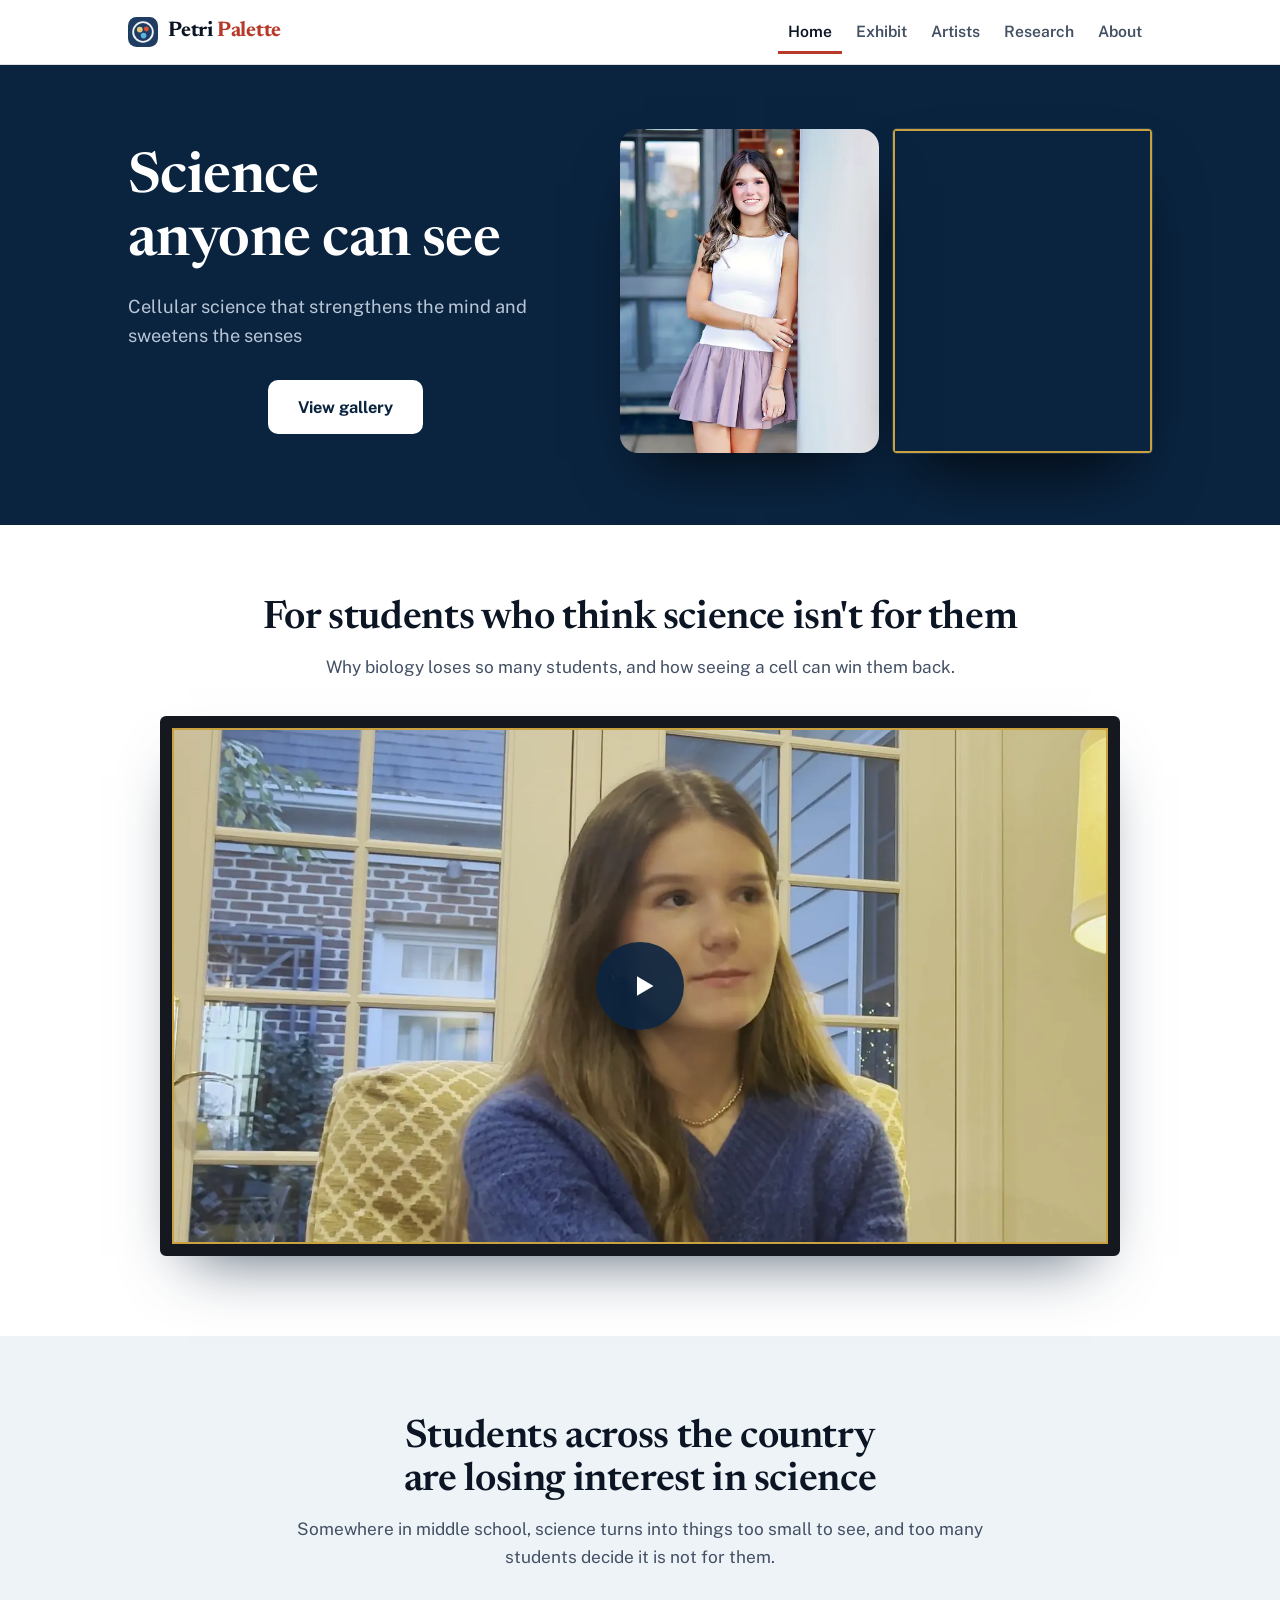
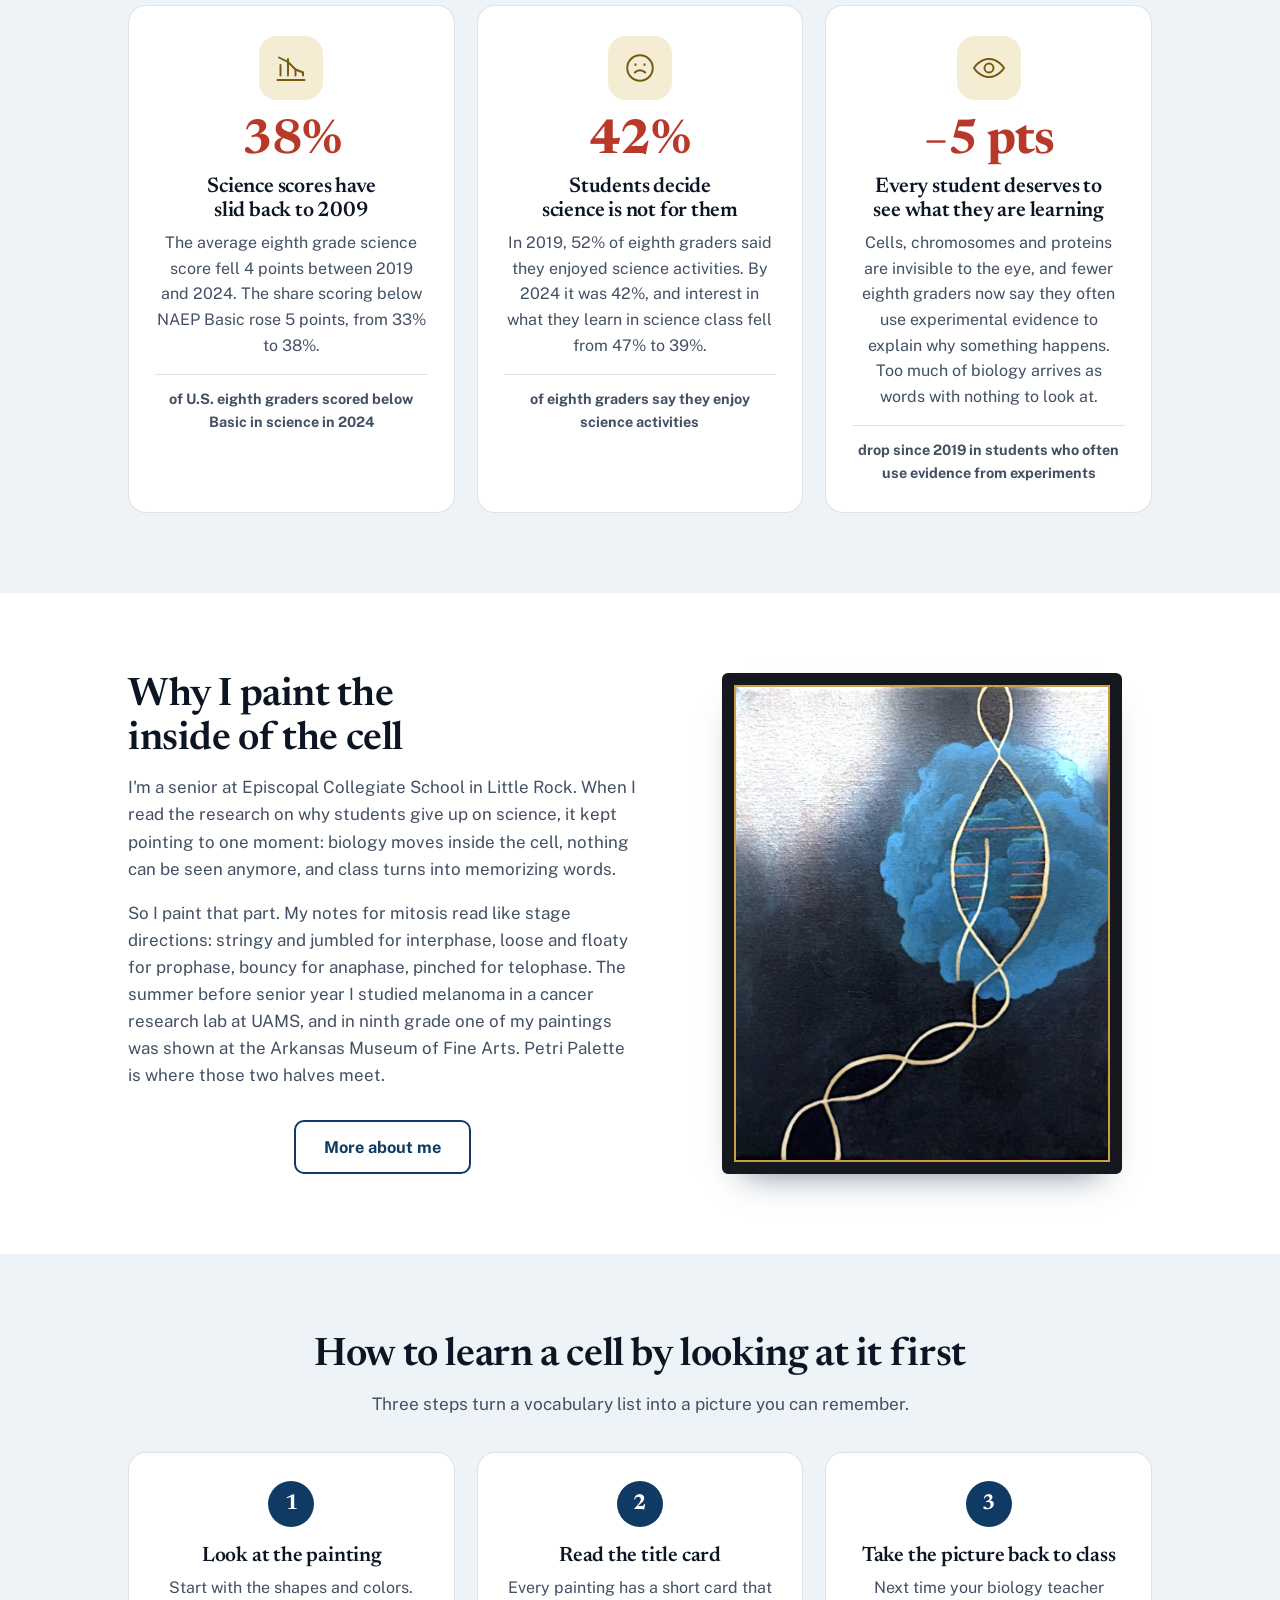
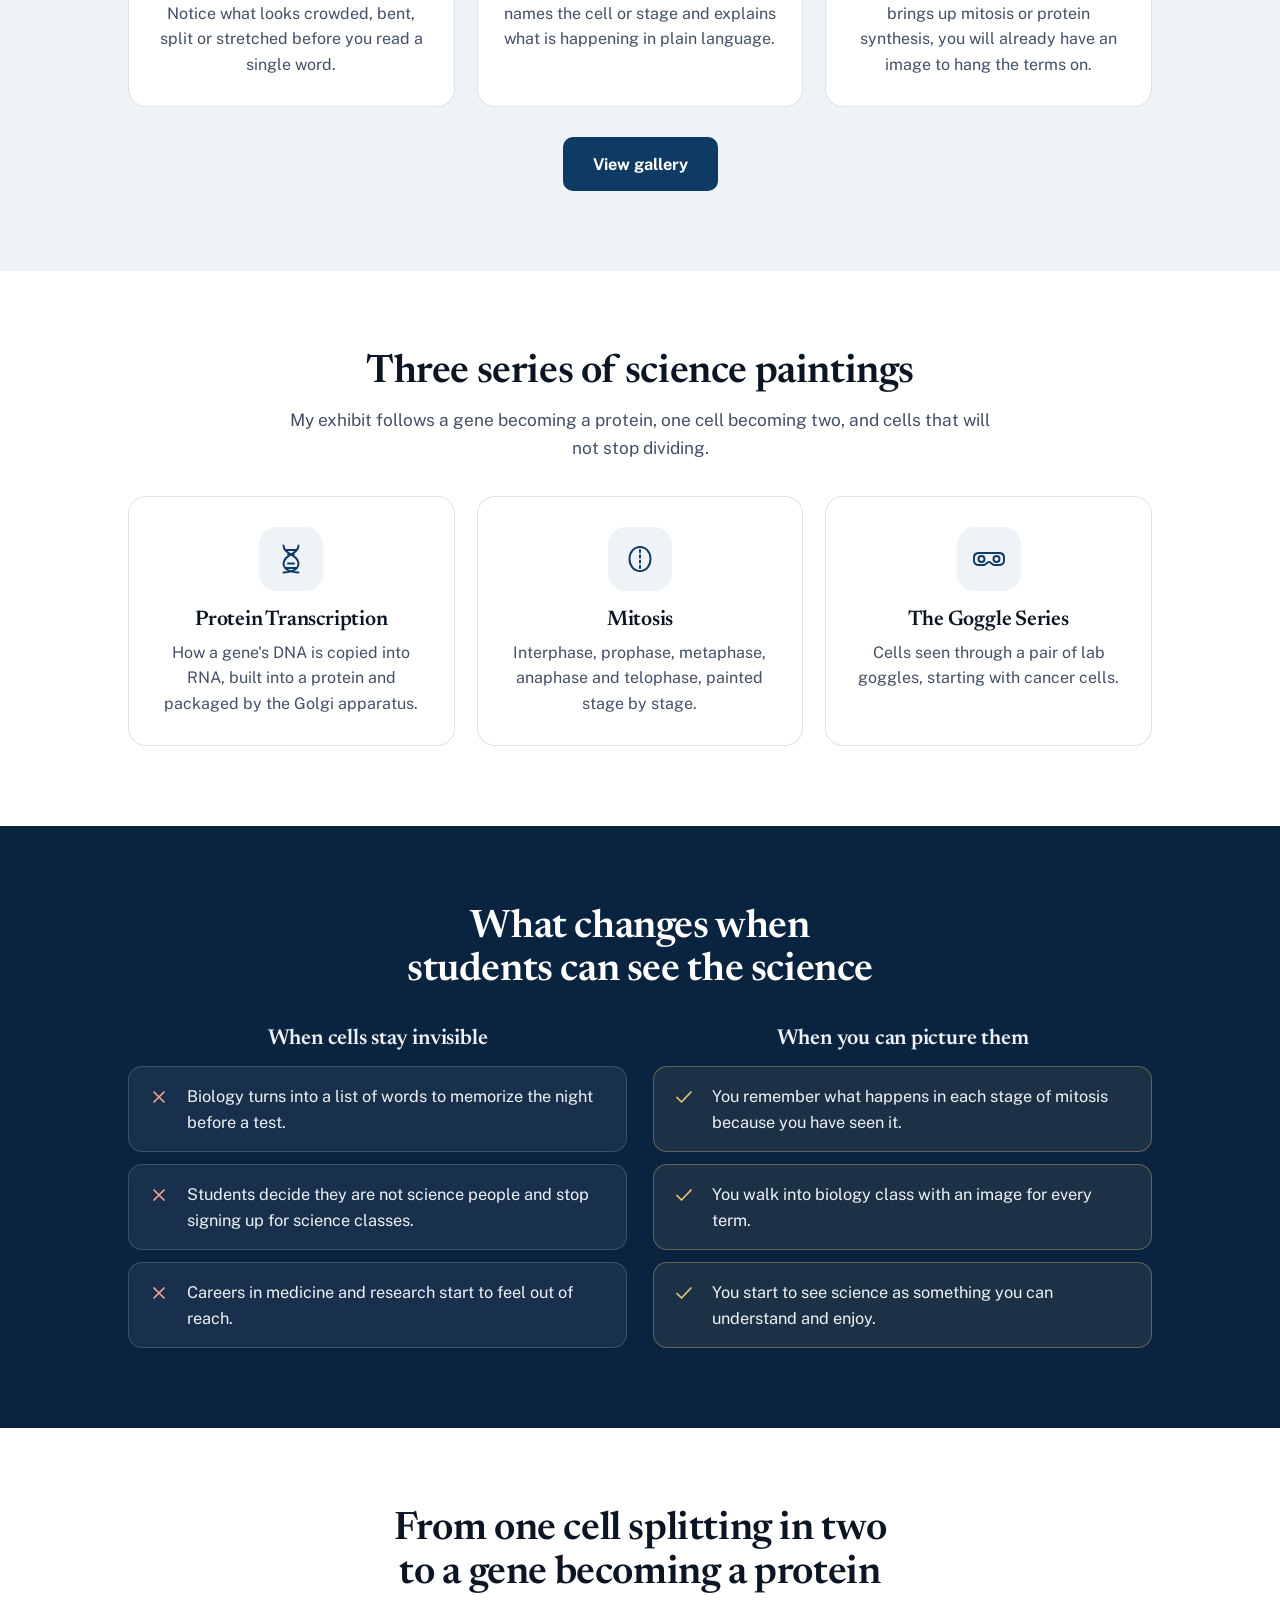
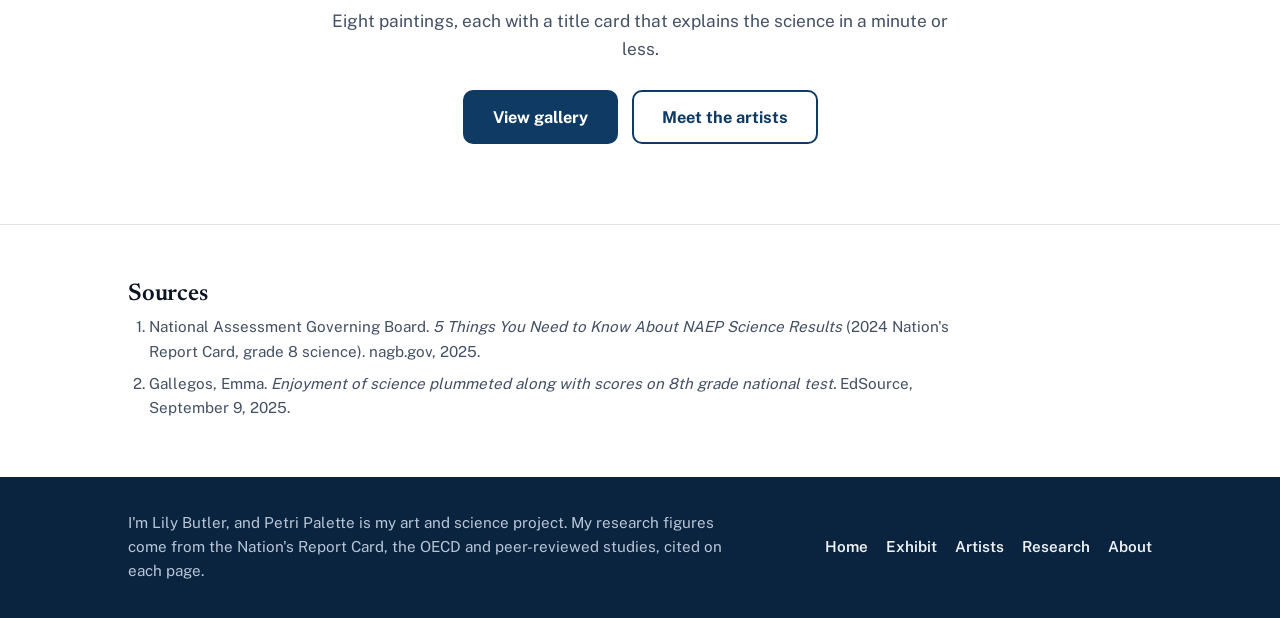
<file: index.html>
<!DOCTYPE html>
<html lang="en">
<head>
<meta charset="UTF-8">
<meta name="viewport" content="width=device-width, initial-scale=1.0">
<title>Science Art Exhibit: Paintings of Cells and Mitosis | Petri Palette</title>
<meta name="description" content="My paintings of the stages of mitosis and the path from gene to protein, made to help students picture the biology they are asked to learn.">
<meta name="robots" content="index,follow,max-image-preview:large">
<link rel="canonical" href="https://odyssey-jotun.github.io/petri-palette/">
<meta name="author" content="Lily Butler">
<meta name="theme-color" content="#FFFFFF">
<meta property="og:site_name" content="Petri Palette">
<meta property="og:title" content="Science Art Exhibit: Paintings of Cells and Mitosis | Petri Palette">
<meta property="og:description" content="My paintings of the stages of mitosis and the path from gene to protein, made to help students picture the biology they are asked to learn.">
<meta property="og:type" content="website">
<meta property="og:url" content="https://odyssey-jotun.github.io/petri-palette/">
<meta property="og:image" content="https://odyssey-jotun.github.io/petri-palette/images/og.jpg">
<meta property="og:image:width" content="1200">
<meta property="og:image:height" content="630">
<meta property="og:image:alt" content="Lily Butler's painting of a gold DNA double helix unzipping across a blue cloud, on a dark blue wall">
<meta name="twitter:card" content="summary_large_image">
<link rel="icon" href="favicon.svg" type="image/svg+xml">
<link rel="preload" as="image" type="image/webp" href="images/lily-column-800.webp" imagesrcset="images/lily-column-480.webp 480w, images/lily-column-680.webp 680w, images/lily-column-800.webp 800w" imagesizes="(max-width: 860px) 46vw, 320px" fetchpriority="high">
<link rel="preload" href="fonts/newsreader.woff2" as="font" type="font/woff2" crossorigin>
<link rel="preload" href="fonts/public-sans.woff2" as="font" type="font/woff2" crossorigin>
<style>@font-face{font-family:'Newsreader';font-style:normal;font-weight:600 700;font-display:swap;src:url(fonts/newsreader.woff2) format('woff2')}@font-face{font-family:'Public Sans';font-style:normal;font-weight:400 700;font-display:swap;src:url(fonts/public-sans.woff2) format('woff2')}:root{--bg:#FFFFFF;--bg-alt:#EEF3F8;--card:#FFFFFF;--ink:#0C1524;--ink-soft:#435064;--primary:#0F3A63;--primary-dk:#0A2440;--red:#B8392A;--red-lt:#F9E4E0;--red-on-dark:#F4A291;--gold:#C9A23F;--gold-lt:#F5ECD4;--gold-dk:#765A10;--gold-on-dark:#E8C77A;--on-dark:#EEF2F6;--on-dark-soft:#B9C6D6;--line:rgba(12,21,36,0.12);--c2019:#2A6FA6;--c2024:#B8392A;--radius:18px;--radius-lg:28px;--wrap:1080px;--flow-tight:0.32em;--flow-block:44px;--flow-section:80px}*{box-sizing:border-box}html{scroll-behavior:smooth;scroll-padding-top:84px}@media (prefers-reduced-motion:reduce){html{scroll-behavior:auto}*{animation-duration:0.001ms !important;transition-duration:0.001ms !important}}body{margin:0;background:var(--bg);color:var(--ink);font-family:'Public Sans',ui-sans-serif,system-ui,-apple-system,'Segoe UI',sans-serif;font-size:18px;line-height:1.6;-webkit-font-smoothing:antialiased}h1,h2,h3,h4{font-family:'Newsreader',Georgia,'Times New Roman',serif;font-weight:600;line-height:1.12;margin:0 0 var(--flow-tight);color:var(--ink);letter-spacing:-0.01em}h1,h2,h3{text-wrap:balance}p{margin:0 0 1em}p:last-child{margin-bottom:0}a{color:inherit}img{max-width:100%;height:auto}.wrap{max-width:var(--wrap);margin:0 auto;padding:0 28px}.skip{position:absolute;left:-9999px;top:10px;background:var(--card);color:var(--ink);padding:12px 18px;border-radius:10px;z-index:100;text-decoration:none;font-weight:700;border:2px solid var(--primary)}.skip:focus{left:16px}a:focus-visible,button:focus-visible{outline:3px solid var(--red);outline-offset:3px;border-radius:4px}nav.site{position:sticky;top:0;z-index:20;background:rgba(255,255,255,0.94);backdrop-filter:blur(8px);border-bottom:1px solid var(--line)}nav.site .wrap{display:flex;align-items:center;justify-content:space-between;gap:4px 20px;padding-top:10px;padding-bottom:10px;flex-wrap:wrap}.wordmark{display:inline-flex;align-items:center;gap:10px;font-family:'Newsreader',Georgia,serif;font-weight:700;font-size:1.32rem;letter-spacing:-0.01em;color:var(--ink);text-decoration:none;white-space:nowrap;min-height:44px}.wordmark .mark{width:30px;height:30px;flex:none}.wordmark .last{color:var(--red)}nav.site ul{list-style:none;display:flex;align-items:center;gap:4px;margin:0;padding:0;font-size:0.98rem;font-weight:600}nav.site ul a{text-decoration:none;color:var(--ink-soft);display:inline-flex;align-items:center;min-height:44px;padding:0 10px;white-space:nowrap;transition:color 0.15s ease}nav.site ul a:hover{color:var(--primary)}nav.site ul a[aria-current="page"]{color:var(--ink);box-shadow:inset 0 -3px 0 var(--red)}.btn{display:inline-flex;align-items:center;justify-content:center;text-align:center;min-height:50px;background:var(--primary);color:#FFFFFF;text-decoration:none;font-weight:700;font-size:1.02rem;padding:12px 28px;border-radius:10px;border:2px solid var(--primary);transition:background 0.18s ease,color 0.18s ease,border-color 0.18s ease}.btn:hover{background:var(--gold-on-dark);border-color:var(--gold-on-dark);color:var(--primary-dk)}.btn.ghost{background:transparent;color:var(--primary)}.btn.ghost:hover{background:var(--primary);color:#FFFFFF;border-color:var(--primary)}.btn-row{display:flex;gap:14px;flex-wrap:wrap;align-items:center;justify-content:center;margin-top:30px}section{padding:var(--flow-section) 0}.band{background:var(--bg-alt)}.section-head{max-width:720px;margin-bottom:34px}.section-head.center{text-align:center;margin-left:auto;margin-right:auto}h2{font-size:clamp(1.8rem,3.3vw,2.45rem)}.section-head p{color:var(--ink-soft);font-size:1.08rem}.hero{padding:64px 0 80px}.hero-text{text-align:center;max-width:820px;margin:0 auto 40px}.hero h1{font-size:clamp(2.3rem,5.4vw,3.8rem)}.hero .lede{font-size:1.2rem;color:var(--ink-soft);margin:10px auto 0;max-width:40em}.hero-photo{margin:0;border-radius:var(--radius-lg);overflow:hidden;aspect-ratio:3/2;background:var(--bg-alt);box-shadow:0 24px 48px -26px rgba(19,40,64,0.6)}.hero-photo img{display:block;width:100%;height:100%;object-fit:cover}.hero-photo.wide{aspect-ratio:2.2/1}.hero-photo.wide img{object-position:center 60%}.split{display:grid;grid-template-columns:1.05fr 0.95fr;gap:56px;align-items:center}.split.flip{grid-template-columns:0.95fr 1.05fr}.page-hero{padding:60px 0 64px}.page-hero h1{font-size:clamp(2.1rem,4.4vw,3.1rem)}.page-hero .lede{font-size:1.14rem;color:var(--ink-soft);margin-top:8px;max-width:34em}.photo{margin:0;border-radius:var(--radius);overflow:hidden;aspect-ratio:4/3;background:var(--bg-alt);box-shadow:0 20px 40px -24px rgba(19,40,64,0.55)}.photo img{display:block;width:100%;height:100%;object-fit:cover}.split p{color:var(--ink-soft)}.cards{display:grid;grid-template-columns:repeat(3,1fr);gap:22px}.card{background:var(--card);border:1px solid var(--line);border-radius:var(--radius);padding:30px 26px 28px;text-align:center}.card h3{font-size:1.32rem}.card p{font-size:1rem;color:var(--ink-soft)}.card .icon{width:64px;height:64px;border-radius:18px;background:var(--bg-alt);color:var(--primary);display:flex;align-items:center;justify-content:center;margin:0 auto 18px}.card .icon svg{width:36px;height:36px}.card .num{font-family:'Newsreader',Georgia,serif;font-weight:700;font-size:clamp(2.4rem,4.2vw,3rem);line-height:1;letter-spacing:-0.02em;color:var(--red);margin:0 0 10px}.card .of{font-size:0.9rem;font-weight:700;color:var(--ink-soft);margin:12px 0 0;border-top:1px solid var(--line);padding-top:12px}.band .card .icon{background:var(--gold-lt);color:var(--gold-dk)}.punch{font-family:'Newsreader',Georgia,serif;font-weight:600;font-size:clamp(1.3rem,2.4vw,1.65rem);line-height:1.3;text-align:center;color:var(--primary);max-width:760px;margin:var(--flow-block) auto 0}.strip{list-style:none;margin:var(--flow-block) 0 0;padding:0;display:grid;grid-template-columns:repeat(3,1fr);background:var(--card);border:1px solid var(--line);border-radius:var(--radius)}.strip li{padding:24px 26px;border-left:1px solid var(--line);text-align:center}.strip li:first-child{border-left:0}.strip .n{display:block;font-family:'Newsreader',Georgia,serif;font-weight:700;font-size:2.2rem;line-height:1;color:var(--primary);margin-bottom:8px}.strip .t{font-size:0.98rem;color:var(--ink-soft);line-height:1.4;display:block}.about-text p{font-size:1.06rem}.about-text p.name-line{color:var(--ink);font-weight:700;font-size:1.12rem;margin-top:0}.steps{list-style:none;margin:0;padding:0;display:grid;grid-template-columns:repeat(3,1fr);gap:22px;counter-reset:step}.steps li{background:var(--card);border:1px solid var(--line);border-radius:var(--radius);padding:28px 26px;counter-increment:step;text-align:center}.steps li:before{content:counter(step);display:flex;align-items:center;justify-content:center;width:46px;height:46px;border-radius:50%;background:var(--primary);color:#FFFFFF;font-family:'Newsreader',Georgia,serif;font-weight:700;font-size:1.35rem;margin:0 auto 18px}.steps h3{font-size:1.3rem}.steps p{font-size:1rem;color:var(--ink-soft)}.after{background:var(--primary-dk);color:var(--on-dark)}.after h2,.after h3{color:#FFFFFF}.stakes{display:grid;grid-template-columns:1fr 1fr;gap:26px}.stake h3{font-size:1.35rem;margin-bottom:14px;text-align:center}.outcomes{list-style:none;margin:0;padding:0;display:grid;gap:12px}.outcomes li{display:grid;grid-template-columns:26px 1fr;gap:14px;align-items:start;background:rgba(255,255,255,0.06);border:1px solid rgba(238,242,246,0.16);border-radius:14px;padding:16px 18px;color:var(--on-dark);font-size:1.02rem}.outcomes svg{width:24px;height:24px;margin-top:2px;color:var(--red-on-dark)}.stake.good .outcomes svg{color:var(--gold-on-dark)}.stake.good .outcomes li{background:rgba(232,199,122,0.08);border-color:rgba(232,199,122,0.34)}.closing{text-align:center}.closing .wrap{max-width:680px}.closing p{color:var(--ink-soft);font-size:1.08rem}.closing .btn-row{margin-top:26px}.series{scroll-margin-top:90px}.series + .series{border-top:1px solid var(--line)}.series .section-head{margin-bottom:30px}.wall{display:grid;grid-template-columns:repeat(3,1fr);gap:34px 26px;align-items:start}.wall.five{grid-template-columns:repeat(6,1fr)}.wall.two{grid-template-columns:repeat(2,minmax(0,340px));justify-content:center}.wall.one{grid-template-columns:minmax(0,460px);justify-content:center}.wall.five .piece{grid-column:span 2}.wall.five .piece:nth-child(4){grid-column:2 / span 2}.piece{display:grid;gap:18px;justify-items:center}.frame{width:100%;aspect-ratio:4/5;margin:0;background:#FFFFFF;border:12px solid #15181E;border-radius:6px;box-shadow:0 18px 34px -22px rgba(19,40,64,0.7),inset 0 0 0 14px #F4F7FA;display:flex;flex-direction:column;align-items:center;justify-content:center;gap:14px;color:var(--primary);padding:22px}.frame svg{width:58%;height:auto;max-height:62%}.frame .soon{font-size:0.86rem;font-weight:600;color:var(--ink-soft);text-align:center;line-height:1.3}.frame img{width:100%;height:100%;object-fit:cover}.frame.art{padding:0;height:auto;box-shadow:0 18px 34px -22px rgba(19,40,64,0.7)}.frame.art img{display:block}.label{width:92%;background:var(--card);border:1px solid var(--line);border-radius:4px;padding:16px 18px 18px;text-align:left;box-shadow:0 6px 14px -10px rgba(24,32,43,0.45)}.label h3{font-size:1.22rem;margin-bottom:2px}.label .meta{font-size:0.86rem;color:var(--ink-soft);margin:0 0 10px;padding-bottom:10px;border-bottom:1px solid var(--line)}.label p{font-size:0.96rem;color:var(--ink-soft)}.label .see{margin-top:10px;color:var(--ink)}.chart{background:var(--card);border:1px solid var(--line);border-radius:var(--radius);padding:28px 30px;margin:0}.chart h3{font-size:1.3rem}.chart .sub{color:var(--ink-soft);font-size:0.98rem;margin-bottom:18px}.legend{list-style:none;margin:0 0 18px;padding:0;display:flex;gap:20px;flex-wrap:wrap;font-size:0.94rem;color:var(--ink-soft)}.legend li{display:flex;align-items:center;gap:8px}.legend i{width:14px;height:14px;border-radius:4px;display:inline-block}.legend i.y19,.bar.y19{background:var(--c2019)}.legend i.y24,.bar.y24{background:var(--c2024)}.bars{display:grid;gap:22px}.bars .row h4{font-family:'Public Sans',sans-serif;font-size:1rem;font-weight:700;margin-bottom:8px}.pair{display:grid;gap:4px}.barline{display:grid;grid-template-columns:44px 1fr;gap:10px;align-items:center;font-size:0.9rem;color:var(--ink-soft)}.track{position:relative;height:30px}.bar{display:flex;align-items:center;justify-content:flex-end;height:100%;border-radius:0 4px 4px 0;padding-right:10px;color:#FFFFFF;font-weight:700;font-size:0.95rem;min-width:52px}.bar:hover{filter:brightness(1.08)}.chart .cite-line{margin-top:18px}.facts{display:grid;grid-template-columns:1fr 1fr;gap:22px;margin-top:var(--flow-block)}.fact{background:var(--card);border:1px solid var(--line);border-radius:var(--radius);padding:26px}.fact h3{font-size:1.25rem}.fact p{color:var(--ink-soft);font-size:1rem}.cite-line{font-size:0.9rem;color:var(--ink-soft);font-style:italic;margin-top:14px}.prose{max-width:760px;margin:0 auto}.prose p{color:var(--ink-soft);font-size:1.06rem}.prose h2 + p{margin-top:0}.prose p + h2,.prose .facts + h2{margin-top:var(--flow-block)}.refs{padding:56px 0;border-top:1px solid var(--line)}.refs h2{font-size:1.5rem}.refs ol{max-width:860px;margin:0;padding-left:1.3rem;display:grid;gap:8px;font-size:0.95rem;color:var(--ink-soft)}footer{background:var(--primary-dk);color:var(--on-dark-soft);padding:34px 0;font-size:0.95rem}footer .wrap{display:flex;justify-content:space-between;align-items:center;flex-wrap:wrap;gap:10px 24px}footer p{margin:0;max-width:40em}footer ul{list-style:none;display:flex;flex-wrap:wrap;gap:0 18px;margin:0;padding:0;font-weight:600}footer ul a{display:inline-flex;align-items:center;min-height:44px;color:var(--on-dark);text-decoration:none}@media (max-width:900px){nav.site ul{order:3;width:100%;justify-content:space-between;gap:0;border-top:1px solid var(--line)}nav.site ul a{padding:0 4px;font-size:0.95rem}html{scroll-padding-top:130px}.wall,.wall.five,.wall.two{grid-template-columns:1fr 1fr}.wall.one{grid-template-columns:minmax(0,460px)}.wall.five .piece,.wall.five .piece:nth-child(4){grid-column:auto}}@media (min-width:560px) and (max-width:900px){nav.site ul{justify-content:flex-start;gap:18px}}@media (max-width:860px){.split,.split.flip{grid-template-columns:1fr;gap:30px}.page-hero .hero-photo{order:-1;aspect-ratio:16/10}.split.flip>.photo{order:0}.cards,.steps,.stakes,.facts{grid-template-columns:1fr}.hero-photo.wide{aspect-ratio:3/2}}@media (max-width:620px){:root{--flow-section:56px;--flow-block:34px}body{font-size:17px}.wrap{padding:0 20px}.hero{padding:36px 0 56px}.hero-text{margin-bottom:28px}.page-hero{padding:24px 0 44px}.btn-row .btn{width:100%}.strip{grid-template-columns:1fr}.strip li{border-left:0;border-top:1px solid var(--line)}.strip li:first-child{border-top:0}.wall,.wall.five,.wall.two{grid-template-columns:1fr;gap:40px}.frame{max-width:340px}.frame:not(.art){aspect-ratio:1/1}.chart{padding:22px 18px}.wordmark{font-size:1.2rem}}a.card{text-decoration:none;color:inherit;transition:border-color 0.15s ease}a.card:hover{border-color:var(--red)}a.card:hover h3{color:var(--primary)}.about-art{max-width:400px;justify-self:center}.label .credit{font-size:0.82rem;font-style:italic;color:var(--ink-soft);margin-top:10px;padding-top:10px;border-top:1px solid var(--line)}.card .where{font-size:0.92rem;font-weight:700;color:var(--red);margin:0 0 10px}.portrait{aspect-ratio:4/5;max-width:440px;width:100%;justify-self:center}.photo.portrait,.hero-photo.portrait{aspect-ratio:4/5}.portrait img{object-position:center 30%}@media (max-width:860px){.page-hero .hero-photo.portrait{aspect-ratio:1/1;max-width:400px;margin:0 auto}.split>.photo.portrait{order:-1;max-width:400px;margin:0 auto}}.studio-hero{background:var(--primary-dk);color:var(--on-dark);padding:64px 0 72px;overflow:hidden}.studio{display:grid;grid-template-columns:0.92fr 1.08fr;gap:48px;align-items:center}.studio-text{position:relative;z-index:1}.studio-hero h1{color:#FFFFFF;font-size:clamp(2.2rem,4.6vw,3.4rem)}.studio-hero .lede{color:var(--on-dark-soft);font-size:1.14rem;margin-top:10px;max-width:32em}.studio-art{position:relative;padding:0 0 40px}.canvas{margin:0 auto;width:min(100%,470px);aspect-ratio:711/890;border-radius:4px;overflow:hidden;box-shadow:0 0 0 1px rgba(238,242,246,0.12),0 36px 70px -24px rgba(0,0,0,0.85)}.canvas img{display:block;width:100%;height:100%;object-fit:cover}.studio-card{position:absolute;right:max(0px,calc(50% - 290px));bottom:0;margin:0;background:#FFFFFF;color:var(--ink);border-radius:4px;padding:10px 14px;font-size:0.86rem;line-height:1.35;max-width:220px;box-shadow:0 10px 22px -12px rgba(0,0,0,0.7)}.studio-card strong{display:block;font-family:'Newsreader',Georgia,serif;font-size:1.05rem;font-weight:600}.studio-card span{color:var(--ink-soft)}.studio-hero .strip{margin-top:56px}.btn.light{background:#FFFFFF;border-color:#FFFFFF;color:var(--primary-dk)}.btn.light:hover{background:#E8C77A;border-color:#E8C77A;color:var(--primary-dk)}@media (prefers-reduced-motion:no-preference){.studio-card{animation:studio-rise 0.7s cubic-bezier(.2,.7,.2,1) 0.2s both}}@keyframes studio-rise{from{opacity:0;transform:translateY(28px)}to{opacity:1;transform:none}}@keyframes studio-fade{from{opacity:0}to{opacity:1}}@media (max-width:860px){.studio{grid-template-columns:1fr;gap:34px}.studio-art{order:-1;padding:0 0 36px}.canvas{width:84%}.studio-card{max-width:170px;padding:8px 11px;font-size:0.8rem}.studio-hero{padding:32px 0 56px}.studio-hero .strip{margin-top:40px}}.frame{position:relative}.frame::after{content:"";position:absolute;inset:0;box-shadow:inset 0 0 0 2px var(--gold);pointer-events:none}.canvas{position:relative}.canvas::after{content:"";position:absolute;inset:0;box-shadow:inset 0 0 0 2px var(--gold);pointer-events:none}.after .stake h3,.studio-card strong{color:inherit}footer ul a:hover{color:var(--gold-on-dark)}.cards.two{grid-template-columns:repeat(2,minmax(0,360px));justify-content:center}@media (max-width:860px){.cards.two{grid-template-columns:1fr}}.hero2{display:grid;grid-template-columns:0.9fr 1.1fr;gap:56px;align-items:center}.hero2-text{position:relative;z-index:1}.hero2-text h1{color:#FFFFFF;font-size:clamp(2.3rem,4.4vw,3.5rem)}.diptych{display:grid;grid-template-columns:1fr 1fr;gap:14px}.trip-photo{margin:0;aspect-ratio:4/5;border-radius:var(--radius);overflow:hidden;box-shadow:0 30px 60px -24px rgba(0,0,0,0.8)}.trip-photo img{display:block;width:100%;height:100%;object-fit:cover;object-position:center 25%}.diptych .canvas{width:100%;margin:0}@media (max-width:860px){.hero2{grid-template-columns:1fr;gap:26px}.diptych{order:-1;gap:10px}}.film-sec{padding:72px 0 var(--flow-section)}.film-sec .section-head{max-width:900px}.film{position:relative;max-width:960px;margin:0 auto;aspect-ratio:16/9;background:var(--primary-dk);border:12px solid #15181E;border-radius:6px;box-shadow:0 30px 60px -30px rgba(19,40,64,0.75)}.film::after{content:"";position:absolute;inset:0;box-shadow:inset 0 0 0 2px var(--gold);pointer-events:none}.film video{display:block;width:100%;height:100%;object-fit:cover}.film-play{position:absolute;inset:0;margin:auto;width:88px;height:88px;border:0;border-radius:50%;background:rgba(10,36,64,0.9);color:#FFFFFF;display:grid;place-items:center;cursor:pointer;box-shadow:0 14px 30px -12px rgba(0,0,0,0.7);transition:background 0.18s ease,color 0.18s ease,transform 0.18s ease}.film-play[hidden]{display:none}.film-play:hover,.film-play:focus-visible{background:var(--gold-on-dark);color:var(--primary-dk);transform:scale(1.05)}.film-play svg{width:36px;height:36px;margin-left:5px}.film.playing .film-play{display:none}@media (max-width:620px){.film-sec{padding:44px 0 56px}.film{border-width:7px}.film-play{width:68px;height:68px}.film-play svg{width:28px;height:28px}}</style>
<script type="application/ld+json">{"@context":"https://schema.org","@graph":[{"@type":"WebSite","@id":"https://odyssey-jotun.github.io/petri-palette/#site","url":"https://odyssey-jotun.github.io/petri-palette/","name":"Petri Palette","description":"Paintings of cells, mitosis and protein synthesis that make biology easier to picture, with the research behind the project.","author":{"@id":"https://odyssey-jotun.github.io/petri-palette/#lily"},"inLanguage":"en-US"},{"@type":"Person","@id":"https://odyssey-jotun.github.io/petri-palette/#lily","name":"Lily Butler","description":"High school senior, painter and student researcher who created Petri Palette, an art exhibit of cells, mitosis and protein synthesis.","url":"https://odyssey-jotun.github.io/petri-palette/#about"},{"@type":"WebPage","@id":"https://odyssey-jotun.github.io/petri-palette/#page","url":"https://odyssey-jotun.github.io/petri-palette/","name":"Science Art Exhibit: Paintings of Cells and Mitosis | Petri Palette","headline":"Science Art Exhibit: Paintings of Cells and Mitosis | Petri Palette","description":"My paintings of the stages of mitosis and the path from gene to protein, made to help students picture the biology they are asked to learn.","isPartOf":{"@id":"https://odyssey-jotun.github.io/petri-palette/#site"},"author":{"@id":"https://odyssey-jotun.github.io/petri-palette/#lily"},"inLanguage":"en-US","datePublished":"2026-11-23","dateModified":"2026-11-23","image":"https://odyssey-jotun.github.io/petri-palette/images/og.jpg","about":"Science art for biology education"},{"@type":"VideoObject","@id":"https://odyssey-jotun.github.io/petri-palette/#film","name":"For students who think science isn't for them","description":"Why biology loses so many students once it moves inside the cell, and how paintings of cells help them see what they are learning. Lily Butler explains how she paints each stage and what she hopes students take away.","thumbnailUrl":"https://odyssey-jotun.github.io/petri-palette/images/lily-video-poster.webp","uploadDate":"2026-11-23","duration":"PT2M57S","contentUrl":"https://odyssey-jotun.github.io/petri-palette/video/petri-palette-lily-butler.mp4","inLanguage":"en-US","author":{"@id":"https://odyssey-jotun.github.io/petri-palette/#lily"}}]}</script>
</head>
<body>

<a class="skip" href="#main">Skip to content</a>
<nav class="site" aria-label="Primary">
  <div class="wrap">
    <a class="wordmark" href="index.html"><svg class="mark" viewBox="0 0 32 32" aria-hidden="true"><rect width="32" height="32" rx="9" fill="#1F3D63"/><circle cx="16" cy="16" r="10.5" fill="none" stroke="#EEF2F6" stroke-width="2"/><circle cx="12.6" cy="13.4" r="3.1" fill="#E8C77A"/><circle cx="19.6" cy="12.8" r="2.6" fill="#E0533A"/><circle cx="16.6" cy="19.8" r="3" fill="#5BB4E0"/></svg><span>Petri <span class="last">Palette</span></span></a>
    <ul>
      <li><a href="index.html" aria-current="page">Home</a></li>
      <li><a href="exhibit.html">Exhibit</a></li>
      <li><a href="artists.html">Artists</a></li>
      <li><a href="research.html">Research</a></li>
      <li><a href="about.html">About</a></li>
    </ul>
  </div>
</nav>

<main id="main">

<header class="studio-hero">
  <div class="wrap hero2">
    <div class="hero2-text">
      <h1>Science anyone can see</h1>
      <p class="lede">Cellular science that strengthens the mind and sweetens the senses</p>
      <div class="btn-row center">
        <a href="exhibit.html" class="btn light">View gallery</a>
      </div>
    </div>
    <div class="diptych">
      <figure class="trip-photo"><img src="images/lily-column-800.webp" srcset="images/lily-column-480.webp 480w, images/lily-column-680.webp 680w, images/lily-column-800.webp 800w" sizes="(max-width: 860px) 46vw, 320px" width="800" height="1000" alt="Lily Butler, the student artist behind Petri Palette, in a white top, leaning against a white column and smiling" fetchpriority="high" decoding="async"></figure>
      <figure class="canvas"><img src="images/art/dna-helix.webp" srcset="images/art/dna-helix-520.webp 520w, images/art/dna-helix.webp 711w" sizes="(max-width: 860px) 46vw, 320px" width="711" height="890" alt="My painting of a gold DNA double helix unzipping across a blue cloud" decoding="async"></figure>
    </div>
  </div>
</header>

<section id="film" class="film-sec">
  <div class="wrap">
    <div class="section-head center">
      <h2>For students who think science isn't for them</h2>
      <p>Why biology loses so many students, and how seeing a cell can win them back.</p>
    </div>
    <figure class="film">
      <video controls playsinline preload="none" poster="images/lily-video-poster.webp" width="1920" height="1080">
        <source src="video/petri-palette-lily-butler.mp4" type="video/mp4">
        <track kind="captions" src="video/petri-palette-lily-butler.vtt" srclang="en" label="English">
      </video>
      <button class="film-play" type="button" hidden aria-label="Play the video (2 minutes 57 seconds)"><svg viewBox="0 0 24 24" aria-hidden="true"><path d="M8 5.5v13l11-6.5z" fill="currentColor"/></svg></button>
    </figure>
  </div>
</section>
<script>
(()=>{const f=document.querySelector('.film'),v=f.querySelector('video'),b=f.querySelector('.film-play');
v.controls=false;b.hidden=false;b.addEventListener('click',()=>{f.classList.add('playing');v.controls=true;v.play()});})();
</script>

<section id="problem" class="band">
  <div class="wrap">
    <div class="section-head center">
      <h2>Students across the country are losing interest in science</h2>
      <p>Somewhere in middle school, science turns into things too small to see, and too many students decide it is not for them.</p>
    </div>
    <div class="cards">
      <div class="card">
        <div class="icon"><svg viewBox="0 0 48 48" fill="none" stroke="currentColor" stroke-width="2.6" stroke-linecap="round" stroke-linejoin="round" aria-hidden="true"><path d="M6 40h36"/><path d="M10 34V20M20 34V12M30 34v-8M40 34v-4"/><path d="M8 10l12 6 10 10 10 4"/></svg></div>
        <p class="num">38%</p>
        <h3>Science scores have slid back to 2009</h3>
        <p>The average eighth grade science score fell 4 points between 2019 and 2024. The share scoring below NAEP Basic rose 5 points, from 33% to 38%.</p>
        <p class="of">of U.S. eighth graders scored below Basic in science in 2024</p>
      </div>
      <div class="card">
        <div class="icon"><svg viewBox="0 0 48 48" fill="none" stroke="currentColor" stroke-width="2.6" stroke-linecap="round" stroke-linejoin="round" aria-hidden="true"><circle cx="24" cy="24" r="17"/><path d="M17 30c2 -2 4.5-3 7-3s5 1 7 3"/><path d="M18 19v1M30 19v1"/></svg></div>
        <p class="num">42%</p>
        <h3>Students decide science is not for them</h3>
        <p>In 2019, 52% of eighth graders said they enjoyed science activities. By 2024 it was 42%, and interest in what they learn in science class fell from 47% to 39%.</p>
        <p class="of">of eighth graders say they enjoy science activities</p>
      </div>
      <div class="card">
        <div class="icon"><svg viewBox="0 0 48 48" fill="none" stroke="currentColor" stroke-width="2.6" stroke-linecap="round" stroke-linejoin="round" aria-hidden="true"><path d="M4 24s7-12 20-12 20 12 20 12-7 12-20 12S4 24 4 24z"/><circle cx="24" cy="24" r="6"/></svg></div>
        <p class="num">&minus;5 pts</p>
        <h3>Every student deserves to see what they are learning</h3>
        <p>Cells, chromosomes and proteins are invisible to the eye, and fewer eighth graders now say they often use experimental evidence to explain why something happens. Too much of biology arrives as words with nothing to look at.</p>
        <p class="of">drop since 2019 in students who often use evidence from experiments</p>
      </div>
    </div>
  </div>
</section>

<section id="about">
  <div class="wrap split">
    <div class="about-text">
      <h2>Why I paint the inside of the cell</h2>
      <p>I'm a senior at Episcopal Collegiate School in Little Rock. When I read the research on why students give up on science, it kept pointing to one moment: biology moves inside the cell, nothing can be seen anymore, and class turns into memorizing words.</p>
      <p>So I paint that part. My notes for mitosis read like stage directions: stringy and jumbled for interphase, loose and floaty for prophase, bouncy for anaphase, pinched for telophase. The summer before senior year I studied melanoma in a cancer research lab at UAMS, and in ninth grade one of my paintings was shown at the Arkansas Museum of Fine Arts. Petri Palette is where those two halves meet.</p>
      <div class="btn-row center"><a href="about.html" class="btn ghost">More about me</a></div>
    </div>
    <figure class="frame art about-art" style="aspect-ratio:711/890"><img src="images/art/dna-helix.webp" width="711" height="890" alt="My painting of a gold DNA double helix unzipping across a blue cloud" loading="lazy" decoding="async"></figure>
  </div>
</section>

<section id="plan" class="band">
  <div class="wrap">
    <div class="section-head center">
      <h2>How to learn a cell by looking at it first</h2>
      <p>Three steps turn a vocabulary list into a picture you can remember.</p>
    </div>
    <ol class="steps">
      <li>
        <h3>Look at the painting</h3>
        <p>Start with the shapes and colors. Notice what looks crowded, bent, split or stretched before you read a single word.</p>
      </li>
      <li>
        <h3>Read the title card</h3>
        <p>Every painting has a short card that names the cell or stage and explains what is happening in plain language.</p>
      </li>
      <li>
        <h3>Take the picture back to class</h3>
        <p>Next time your biology teacher brings up mitosis or protein synthesis, you will already have an image to hang the terms on.</p>
      </li>
    </ol>
    <div class="btn-row center">
      <a href="exhibit.html" class="btn">View gallery</a>
    </div>
  </div>
</section>

<section id="series">
  <div class="wrap">
    <div class="section-head center">
      <h2>Three series of science paintings</h2>
      <p>My exhibit follows a gene becoming a protein, one cell becoming two, and cells that will not stop dividing.</p>
    </div>
    <div class="cards">
      <a class="card" href="exhibit.html#protein-transcription">
        <div class="icon"><svg viewBox="0 0 48 48" fill="none" stroke="currentColor" stroke-width="2.6" stroke-linecap="round" stroke-linejoin="round" aria-hidden="true"><path d="M14 6c0 12 20 12 20 24S14 42 14 42"/><path d="M34 6c0 12-20 12-20 24s20 12 20 12"/><path d="M17 12h14M20 18h8M20 30h8M17 36h14"/></svg></div>
        <h3>Protein Transcription</h3>
        <p>How a gene's DNA is copied into RNA, built into a protein and packaged by the Golgi apparatus.</p>
      </a>
      <a class="card" href="exhibit.html#mitosis">
        <div class="icon"><svg viewBox="0 0 48 48" fill="none" stroke="currentColor" stroke-width="2.6" stroke-linecap="round" stroke-linejoin="round" aria-hidden="true"><path d="M24 8c-8 0-14 7-14 16s6 16 14 16"/><path d="M24 8c8 0 14 7 14 16s-6 16-14 16"/><path d="M24 12v24" stroke-dasharray="3 4"/></svg></div>
        <h3>Mitosis</h3>
        <p>Interphase, prophase, metaphase, anaphase and telophase, painted stage by stage.</p>
      </a>
      <a class="card" href="exhibit.html#goggle-series">
        <div class="icon"><svg viewBox="0 0 48 48" fill="none" stroke="currentColor" stroke-width="2.6" stroke-linecap="round" stroke-linejoin="round" aria-hidden="true"><path d="M4 22c0-4 3-6 7-6h26c4 0 7 2 7 6v4c0 4-3 6-7 6h-6c-3 0-4-4-7-4s-4 4-7 4h-6c-4 0-7-2-7-6z"/><circle cx="14" cy="24" r="4"/><circle cx="34" cy="24" r="4"/></svg></div>
        <h3>The Goggle Series</h3>
        <p>Cells seen through a pair of lab goggles, starting with cancer cells.</p>
      </a>
    </div>
  </div>
</section>

<section id="stakes" class="after">
  <div class="wrap">
    <div class="section-head center">
      <h2>What changes when students can see the science</h2>
    </div>
    <div class="stakes">
      <div class="stake">
        <h3>When cells stay invisible</h3>
        <ul class="outcomes">
          <li><svg viewBox="0 0 48 48" fill="none" stroke="currentColor" stroke-width="3.4" stroke-linecap="round" stroke-linejoin="round" aria-hidden="true"><path d="M14 14l20 20M34 14L14 34"/></svg><span>Biology turns into a list of words to memorize the night before a test.</span></li>
          <li><svg viewBox="0 0 48 48" fill="none" stroke="currentColor" stroke-width="3.4" stroke-linecap="round" stroke-linejoin="round" aria-hidden="true"><path d="M14 14l20 20M34 14L14 34"/></svg><span>Students decide they are not science people and stop signing up for science classes.</span></li>
          <li><svg viewBox="0 0 48 48" fill="none" stroke="currentColor" stroke-width="3.4" stroke-linecap="round" stroke-linejoin="round" aria-hidden="true"><path d="M14 14l20 20M34 14L14 34"/></svg><span>Careers in medicine and research start to feel out of reach.</span></li>
        </ul>
      </div>
      <div class="stake good">
        <h3>When you can picture them</h3>
        <ul class="outcomes">
          <li><svg viewBox="0 0 48 48" fill="none" stroke="currentColor" stroke-width="3.4" stroke-linecap="round" stroke-linejoin="round" aria-hidden="true"><path d="M10 25l9 9 19-20"/></svg><span>You remember what happens in each stage of mitosis because you have seen it.</span></li>
          <li><svg viewBox="0 0 48 48" fill="none" stroke="currentColor" stroke-width="3.4" stroke-linecap="round" stroke-linejoin="round" aria-hidden="true"><path d="M10 25l9 9 19-20"/></svg><span>You walk into biology class with an image for every term.</span></li>
          <li><svg viewBox="0 0 48 48" fill="none" stroke="currentColor" stroke-width="3.4" stroke-linecap="round" stroke-linejoin="round" aria-hidden="true"><path d="M10 25l9 9 19-20"/></svg><span>You start to see science as something you can understand and enjoy.</span></li>
        </ul>
      </div>
    </div>
  </div>
</section>

<section class="closing">
  <div class="wrap">
    <h2>From one cell splitting in two to a gene becoming a protein</h2>
    <p>Eight paintings, each with a title card that explains the science in a minute or less.</p>
    <div class="btn-row"><a href="exhibit.html" class="btn">View gallery</a><a href="artists.html" class="btn ghost">Meet the artists</a></div>
  </div>
</section>

<section class="refs" id="sources">
  <div class="wrap">
    <h2>Sources</h2>
    <ol>
      <li>National Assessment Governing Board. <em>5 Things You Need to Know About NAEP Science Results</em> (2024 Nation's Report Card, grade 8 science). nagb.gov, 2025.</li>
      <li>Gallegos, Emma. <em>Enjoyment of science plummeted along with scores on 8th grade national test.</em> EdSource, September 9, 2025.</li>
    </ol>
  </div>
</section>

</main>

<footer>
  <div class="wrap">
    <p>I'm Lily Butler, and Petri Palette is my art and science project. My research figures come from the Nation's Report Card, the OECD and peer-reviewed studies, cited on each page.</p>
    <ul>
      <li><a href="index.html">Home</a></li>
      <li><a href="exhibit.html">Exhibit</a></li>
      <li><a href="artists.html">Artists</a></li>
      <li><a href="research.html">Research</a></li>
      <li><a href="about.html">About</a></li>
    </ul>
  </div>
</footer>

</body>
</html>
</file>
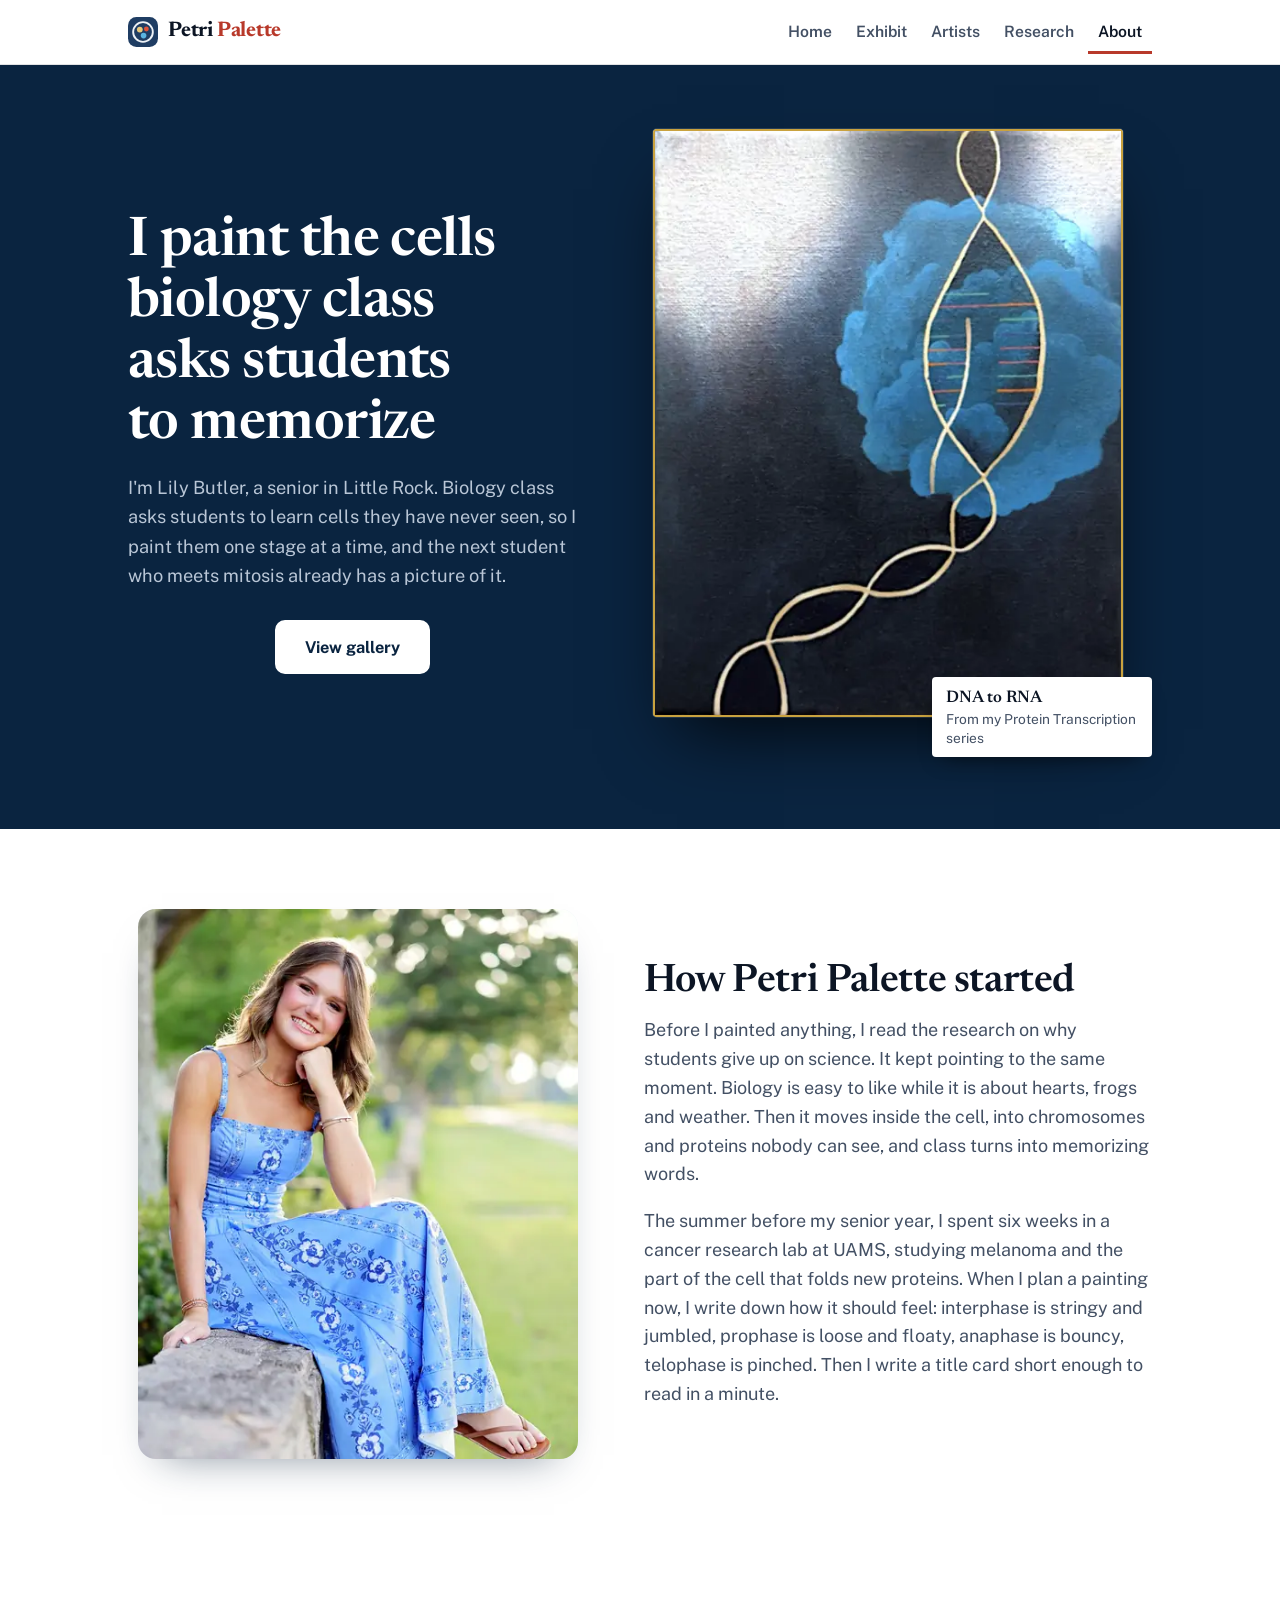
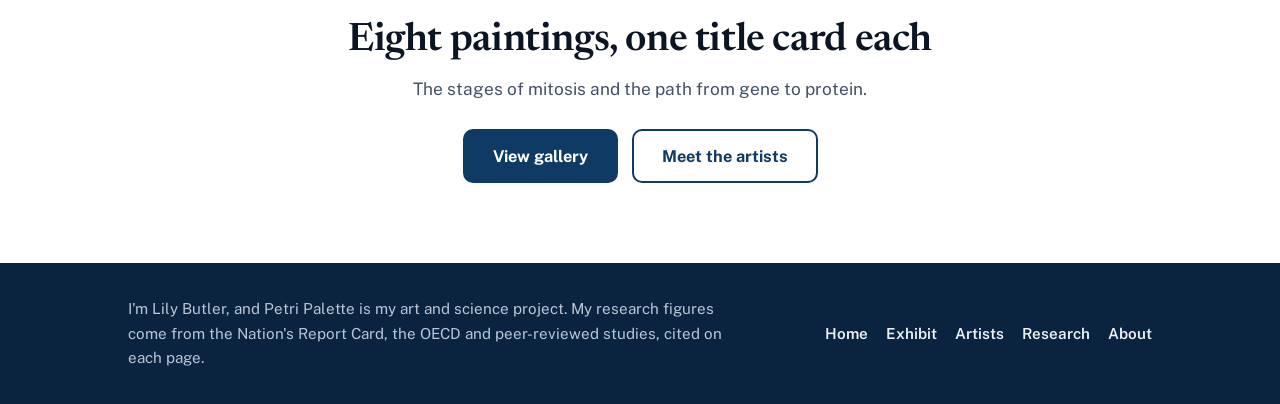
<file: about.html>
<!DOCTYPE html>
<html lang="en">
<head>
<meta charset="UTF-8">
<meta name="viewport" content="width=device-width, initial-scale=1.0">
<title>About Me: Lily Butler, Student Painter and Researcher | Petri Palette</title>
<meta name="description" content="I'm Lily Butler. Biology class asks students to learn cells they have never seen, so I paint them, one stage at a time, with a title card that explains each one.">
<meta name="robots" content="index,follow,max-image-preview:large">
<link rel="canonical" href="https://odyssey-jotun.github.io/petri-palette/about.html">
<meta name="author" content="Lily Butler">
<meta name="theme-color" content="#FFFFFF">
<meta property="og:site_name" content="Petri Palette">
<meta property="og:title" content="About Me: Lily Butler, Student Painter and Researcher | Petri Palette">
<meta property="og:description" content="I'm Lily Butler. Biology class asks students to learn cells they have never seen, so I paint them, one stage at a time, with a title card that explains each one.">
<meta property="og:type" content="website">
<meta property="og:url" content="https://odyssey-jotun.github.io/petri-palette/about.html">
<meta property="og:image" content="https://odyssey-jotun.github.io/petri-palette/images/og.jpg">
<meta property="og:image:width" content="1200">
<meta property="og:image:height" content="630">
<meta property="og:image:alt" content="Lily Butler's painting of a gold DNA double helix unzipping across a blue cloud, on a dark blue wall">
<meta name="twitter:card" content="summary_large_image">
<link rel="icon" href="favicon.svg" type="image/svg+xml">
<link rel="preload" as="image" type="image/webp" href="images/art/dna-helix.webp" imagesrcset="images/art/dna-helix-520.webp 520w, images/art/dna-helix.webp 711w" imagesizes="(max-width: 860px) 72vw, 470px" fetchpriority="high">
<link rel="preload" href="fonts/newsreader.woff2" as="font" type="font/woff2" crossorigin>
<link rel="preload" href="fonts/public-sans.woff2" as="font" type="font/woff2" crossorigin>
<style>@font-face{font-family:'Newsreader';font-style:normal;font-weight:600 700;font-display:swap;src:url(fonts/newsreader.woff2) format('woff2')}@font-face{font-family:'Public Sans';font-style:normal;font-weight:400 700;font-display:swap;src:url(fonts/public-sans.woff2) format('woff2')}:root{--bg:#FFFFFF;--bg-alt:#EEF3F8;--card:#FFFFFF;--ink:#0C1524;--ink-soft:#435064;--primary:#0F3A63;--primary-dk:#0A2440;--red:#B8392A;--red-lt:#F9E4E0;--red-on-dark:#F4A291;--gold:#C9A23F;--gold-lt:#F5ECD4;--gold-dk:#765A10;--gold-on-dark:#E8C77A;--on-dark:#EEF2F6;--on-dark-soft:#B9C6D6;--line:rgba(12,21,36,0.12);--c2019:#2A6FA6;--c2024:#B8392A;--radius:18px;--radius-lg:28px;--wrap:1080px;--flow-tight:0.32em;--flow-block:44px;--flow-section:80px}*{box-sizing:border-box}html{scroll-behavior:smooth;scroll-padding-top:84px}@media (prefers-reduced-motion:reduce){html{scroll-behavior:auto}*{animation-duration:0.001ms !important;transition-duration:0.001ms !important}}body{margin:0;background:var(--bg);color:var(--ink);font-family:'Public Sans',ui-sans-serif,system-ui,-apple-system,'Segoe UI',sans-serif;font-size:18px;line-height:1.6;-webkit-font-smoothing:antialiased}h1,h2,h3,h4{font-family:'Newsreader',Georgia,'Times New Roman',serif;font-weight:600;line-height:1.12;margin:0 0 var(--flow-tight);color:var(--ink);letter-spacing:-0.01em}h1,h2,h3{text-wrap:balance}p{margin:0 0 1em}p:last-child{margin-bottom:0}a{color:inherit}img{max-width:100%;height:auto}.wrap{max-width:var(--wrap);margin:0 auto;padding:0 28px}.skip{position:absolute;left:-9999px;top:10px;background:var(--card);color:var(--ink);padding:12px 18px;border-radius:10px;z-index:100;text-decoration:none;font-weight:700;border:2px solid var(--primary)}.skip:focus{left:16px}a:focus-visible,button:focus-visible{outline:3px solid var(--red);outline-offset:3px;border-radius:4px}nav.site{position:sticky;top:0;z-index:20;background:rgba(255,255,255,0.94);backdrop-filter:blur(8px);border-bottom:1px solid var(--line)}nav.site .wrap{display:flex;align-items:center;justify-content:space-between;gap:4px 20px;padding-top:10px;padding-bottom:10px;flex-wrap:wrap}.wordmark{display:inline-flex;align-items:center;gap:10px;font-family:'Newsreader',Georgia,serif;font-weight:700;font-size:1.32rem;letter-spacing:-0.01em;color:var(--ink);text-decoration:none;white-space:nowrap;min-height:44px}.wordmark .mark{width:30px;height:30px;flex:none}.wordmark .last{color:var(--red)}nav.site ul{list-style:none;display:flex;align-items:center;gap:4px;margin:0;padding:0;font-size:0.98rem;font-weight:600}nav.site ul a{text-decoration:none;color:var(--ink-soft);display:inline-flex;align-items:center;min-height:44px;padding:0 10px;white-space:nowrap;transition:color 0.15s ease}nav.site ul a:hover{color:var(--primary)}nav.site ul a[aria-current="page"]{color:var(--ink);box-shadow:inset 0 -3px 0 var(--red)}.btn{display:inline-flex;align-items:center;justify-content:center;text-align:center;min-height:50px;background:var(--primary);color:#FFFFFF;text-decoration:none;font-weight:700;font-size:1.02rem;padding:12px 28px;border-radius:10px;border:2px solid var(--primary);transition:background 0.18s ease,color 0.18s ease,border-color 0.18s ease}.btn:hover{background:var(--gold-on-dark);border-color:var(--gold-on-dark);color:var(--primary-dk)}.btn.ghost{background:transparent;color:var(--primary)}.btn.ghost:hover{background:var(--primary);color:#FFFFFF;border-color:var(--primary)}.btn-row{display:flex;gap:14px;flex-wrap:wrap;align-items:center;justify-content:center;margin-top:30px}section{padding:var(--flow-section) 0}.band{background:var(--bg-alt)}.section-head{max-width:720px;margin-bottom:34px}.section-head.center{text-align:center;margin-left:auto;margin-right:auto}h2{font-size:clamp(1.8rem,3.3vw,2.45rem)}.section-head p{color:var(--ink-soft);font-size:1.08rem}.hero{padding:64px 0 80px}.hero-text{text-align:center;max-width:820px;margin:0 auto 40px}.hero h1{font-size:clamp(2.3rem,5.4vw,3.8rem)}.hero .lede{font-size:1.2rem;color:var(--ink-soft);margin:10px auto 0;max-width:40em}.hero-photo{margin:0;border-radius:var(--radius-lg);overflow:hidden;aspect-ratio:3/2;background:var(--bg-alt);box-shadow:0 24px 48px -26px rgba(19,40,64,0.6)}.hero-photo img{display:block;width:100%;height:100%;object-fit:cover}.hero-photo.wide{aspect-ratio:2.2/1}.hero-photo.wide img{object-position:center 60%}.split{display:grid;grid-template-columns:1.05fr 0.95fr;gap:56px;align-items:center}.split.flip{grid-template-columns:0.95fr 1.05fr}.page-hero{padding:60px 0 64px}.page-hero h1{font-size:clamp(2.1rem,4.4vw,3.1rem)}.page-hero .lede{font-size:1.14rem;color:var(--ink-soft);margin-top:8px;max-width:34em}.photo{margin:0;border-radius:var(--radius);overflow:hidden;aspect-ratio:4/3;background:var(--bg-alt);box-shadow:0 20px 40px -24px rgba(19,40,64,0.55)}.photo img{display:block;width:100%;height:100%;object-fit:cover}.split p{color:var(--ink-soft)}.cards{display:grid;grid-template-columns:repeat(3,1fr);gap:22px}.card{background:var(--card);border:1px solid var(--line);border-radius:var(--radius);padding:30px 26px 28px;text-align:center}.card h3{font-size:1.32rem}.card p{font-size:1rem;color:var(--ink-soft)}.card .icon{width:64px;height:64px;border-radius:18px;background:var(--bg-alt);color:var(--primary);display:flex;align-items:center;justify-content:center;margin:0 auto 18px}.card .icon svg{width:36px;height:36px}.card .num{font-family:'Newsreader',Georgia,serif;font-weight:700;font-size:clamp(2.4rem,4.2vw,3rem);line-height:1;letter-spacing:-0.02em;color:var(--red);margin:0 0 10px}.card .of{font-size:0.9rem;font-weight:700;color:var(--ink-soft);margin:12px 0 0;border-top:1px solid var(--line);padding-top:12px}.band .card .icon{background:var(--gold-lt);color:var(--gold-dk)}.punch{font-family:'Newsreader',Georgia,serif;font-weight:600;font-size:clamp(1.3rem,2.4vw,1.65rem);line-height:1.3;text-align:center;color:var(--primary);max-width:760px;margin:var(--flow-block) auto 0}.strip{list-style:none;margin:var(--flow-block) 0 0;padding:0;display:grid;grid-template-columns:repeat(3,1fr);background:var(--card);border:1px solid var(--line);border-radius:var(--radius)}.strip li{padding:24px 26px;border-left:1px solid var(--line);text-align:center}.strip li:first-child{border-left:0}.strip .n{display:block;font-family:'Newsreader',Georgia,serif;font-weight:700;font-size:2.2rem;line-height:1;color:var(--primary);margin-bottom:8px}.strip .t{font-size:0.98rem;color:var(--ink-soft);line-height:1.4;display:block}.about-text p{font-size:1.06rem}.about-text p.name-line{color:var(--ink);font-weight:700;font-size:1.12rem;margin-top:0}.steps{list-style:none;margin:0;padding:0;display:grid;grid-template-columns:repeat(3,1fr);gap:22px;counter-reset:step}.steps li{background:var(--card);border:1px solid var(--line);border-radius:var(--radius);padding:28px 26px;counter-increment:step;text-align:center}.steps li:before{content:counter(step);display:flex;align-items:center;justify-content:center;width:46px;height:46px;border-radius:50%;background:var(--primary);color:#FFFFFF;font-family:'Newsreader',Georgia,serif;font-weight:700;font-size:1.35rem;margin:0 auto 18px}.steps h3{font-size:1.3rem}.steps p{font-size:1rem;color:var(--ink-soft)}.after{background:var(--primary-dk);color:var(--on-dark)}.after h2,.after h3{color:#FFFFFF}.stakes{display:grid;grid-template-columns:1fr 1fr;gap:26px}.stake h3{font-size:1.35rem;margin-bottom:14px;text-align:center}.outcomes{list-style:none;margin:0;padding:0;display:grid;gap:12px}.outcomes li{display:grid;grid-template-columns:26px 1fr;gap:14px;align-items:start;background:rgba(255,255,255,0.06);border:1px solid rgba(238,242,246,0.16);border-radius:14px;padding:16px 18px;color:var(--on-dark);font-size:1.02rem}.outcomes svg{width:24px;height:24px;margin-top:2px;color:var(--red-on-dark)}.stake.good .outcomes svg{color:var(--gold-on-dark)}.stake.good .outcomes li{background:rgba(232,199,122,0.08);border-color:rgba(232,199,122,0.34)}.closing{text-align:center}.closing .wrap{max-width:680px}.closing p{color:var(--ink-soft);font-size:1.08rem}.closing .btn-row{margin-top:26px}.series{scroll-margin-top:90px}.series + .series{border-top:1px solid var(--line)}.series .section-head{margin-bottom:30px}.wall{display:grid;grid-template-columns:repeat(3,1fr);gap:34px 26px;align-items:start}.wall.five{grid-template-columns:repeat(6,1fr)}.wall.two{grid-template-columns:repeat(2,minmax(0,340px));justify-content:center}.wall.one{grid-template-columns:minmax(0,460px);justify-content:center}.wall.five .piece{grid-column:span 2}.wall.five .piece:nth-child(4){grid-column:2 / span 2}.piece{display:grid;gap:18px;justify-items:center}.frame{width:100%;aspect-ratio:4/5;margin:0;background:#FFFFFF;border:12px solid #15181E;border-radius:6px;box-shadow:0 18px 34px -22px rgba(19,40,64,0.7),inset 0 0 0 14px #F4F7FA;display:flex;flex-direction:column;align-items:center;justify-content:center;gap:14px;color:var(--primary);padding:22px}.frame svg{width:58%;height:auto;max-height:62%}.frame .soon{font-size:0.86rem;font-weight:600;color:var(--ink-soft);text-align:center;line-height:1.3}.frame img{width:100%;height:100%;object-fit:cover}.frame.art{padding:0;height:auto;box-shadow:0 18px 34px -22px rgba(19,40,64,0.7)}.frame.art img{display:block}.label{width:92%;background:var(--card);border:1px solid var(--line);border-radius:4px;padding:16px 18px 18px;text-align:left;box-shadow:0 6px 14px -10px rgba(24,32,43,0.45)}.label h3{font-size:1.22rem;margin-bottom:2px}.label .meta{font-size:0.86rem;color:var(--ink-soft);margin:0 0 10px;padding-bottom:10px;border-bottom:1px solid var(--line)}.label p{font-size:0.96rem;color:var(--ink-soft)}.label .see{margin-top:10px;color:var(--ink)}.chart{background:var(--card);border:1px solid var(--line);border-radius:var(--radius);padding:28px 30px;margin:0}.chart h3{font-size:1.3rem}.chart .sub{color:var(--ink-soft);font-size:0.98rem;margin-bottom:18px}.legend{list-style:none;margin:0 0 18px;padding:0;display:flex;gap:20px;flex-wrap:wrap;font-size:0.94rem;color:var(--ink-soft)}.legend li{display:flex;align-items:center;gap:8px}.legend i{width:14px;height:14px;border-radius:4px;display:inline-block}.legend i.y19,.bar.y19{background:var(--c2019)}.legend i.y24,.bar.y24{background:var(--c2024)}.bars{display:grid;gap:22px}.bars .row h4{font-family:'Public Sans',sans-serif;font-size:1rem;font-weight:700;margin-bottom:8px}.pair{display:grid;gap:4px}.barline{display:grid;grid-template-columns:44px 1fr;gap:10px;align-items:center;font-size:0.9rem;color:var(--ink-soft)}.track{position:relative;height:30px}.bar{display:flex;align-items:center;justify-content:flex-end;height:100%;border-radius:0 4px 4px 0;padding-right:10px;color:#FFFFFF;font-weight:700;font-size:0.95rem;min-width:52px}.bar:hover{filter:brightness(1.08)}.chart .cite-line{margin-top:18px}.facts{display:grid;grid-template-columns:1fr 1fr;gap:22px;margin-top:var(--flow-block)}.fact{background:var(--card);border:1px solid var(--line);border-radius:var(--radius);padding:26px}.fact h3{font-size:1.25rem}.fact p{color:var(--ink-soft);font-size:1rem}.cite-line{font-size:0.9rem;color:var(--ink-soft);font-style:italic;margin-top:14px}.prose{max-width:760px;margin:0 auto}.prose p{color:var(--ink-soft);font-size:1.06rem}.prose h2 + p{margin-top:0}.prose p + h2,.prose .facts + h2{margin-top:var(--flow-block)}.refs{padding:56px 0;border-top:1px solid var(--line)}.refs h2{font-size:1.5rem}.refs ol{max-width:860px;margin:0;padding-left:1.3rem;display:grid;gap:8px;font-size:0.95rem;color:var(--ink-soft)}footer{background:var(--primary-dk);color:var(--on-dark-soft);padding:34px 0;font-size:0.95rem}footer .wrap{display:flex;justify-content:space-between;align-items:center;flex-wrap:wrap;gap:10px 24px}footer p{margin:0;max-width:40em}footer ul{list-style:none;display:flex;flex-wrap:wrap;gap:0 18px;margin:0;padding:0;font-weight:600}footer ul a{display:inline-flex;align-items:center;min-height:44px;color:var(--on-dark);text-decoration:none}@media (max-width:900px){nav.site ul{order:3;width:100%;justify-content:space-between;gap:0;border-top:1px solid var(--line)}nav.site ul a{padding:0 4px;font-size:0.95rem}html{scroll-padding-top:130px}.wall,.wall.five,.wall.two{grid-template-columns:1fr 1fr}.wall.one{grid-template-columns:minmax(0,460px)}.wall.five .piece,.wall.five .piece:nth-child(4){grid-column:auto}}@media (min-width:560px) and (max-width:900px){nav.site ul{justify-content:flex-start;gap:18px}}@media (max-width:860px){.split,.split.flip{grid-template-columns:1fr;gap:30px}.page-hero .hero-photo{order:-1;aspect-ratio:16/10}.split.flip>.photo{order:0}.cards,.steps,.stakes,.facts{grid-template-columns:1fr}.hero-photo.wide{aspect-ratio:3/2}}@media (max-width:620px){:root{--flow-section:56px;--flow-block:34px}body{font-size:17px}.wrap{padding:0 20px}.hero{padding:36px 0 56px}.hero-text{margin-bottom:28px}.page-hero{padding:24px 0 44px}.btn-row .btn{width:100%}.strip{grid-template-columns:1fr}.strip li{border-left:0;border-top:1px solid var(--line)}.strip li:first-child{border-top:0}.wall,.wall.five,.wall.two{grid-template-columns:1fr;gap:40px}.frame{max-width:340px}.frame:not(.art){aspect-ratio:1/1}.chart{padding:22px 18px}.wordmark{font-size:1.2rem}}a.card{text-decoration:none;color:inherit;transition:border-color 0.15s ease}a.card:hover{border-color:var(--red)}a.card:hover h3{color:var(--primary)}.about-art{max-width:400px;justify-self:center}.label .credit{font-size:0.82rem;font-style:italic;color:var(--ink-soft);margin-top:10px;padding-top:10px;border-top:1px solid var(--line)}.card .where{font-size:0.92rem;font-weight:700;color:var(--red);margin:0 0 10px}.portrait{aspect-ratio:4/5;max-width:440px;width:100%;justify-self:center}.photo.portrait,.hero-photo.portrait{aspect-ratio:4/5}.portrait img{object-position:center 30%}@media (max-width:860px){.page-hero .hero-photo.portrait{aspect-ratio:1/1;max-width:400px;margin:0 auto}.split>.photo.portrait{order:-1;max-width:400px;margin:0 auto}}.studio-hero{background:var(--primary-dk);color:var(--on-dark);padding:64px 0 72px;overflow:hidden}.studio{display:grid;grid-template-columns:0.92fr 1.08fr;gap:48px;align-items:center}.studio-text{position:relative;z-index:1}.studio-hero h1{color:#FFFFFF;font-size:clamp(2.2rem,4.6vw,3.4rem)}.studio-hero .lede{color:var(--on-dark-soft);font-size:1.14rem;margin-top:10px;max-width:32em}.studio-art{position:relative;padding:0 0 40px}.canvas{margin:0 auto;width:min(100%,470px);aspect-ratio:711/890;border-radius:4px;overflow:hidden;box-shadow:0 0 0 1px rgba(238,242,246,0.12),0 36px 70px -24px rgba(0,0,0,0.85)}.canvas img{display:block;width:100%;height:100%;object-fit:cover}.studio-card{position:absolute;right:max(0px,calc(50% - 290px));bottom:0;margin:0;background:#FFFFFF;color:var(--ink);border-radius:4px;padding:10px 14px;font-size:0.86rem;line-height:1.35;max-width:220px;box-shadow:0 10px 22px -12px rgba(0,0,0,0.7)}.studio-card strong{display:block;font-family:'Newsreader',Georgia,serif;font-size:1.05rem;font-weight:600}.studio-card span{color:var(--ink-soft)}.studio-hero .strip{margin-top:56px}.btn.light{background:#FFFFFF;border-color:#FFFFFF;color:var(--primary-dk)}.btn.light:hover{background:#E8C77A;border-color:#E8C77A;color:var(--primary-dk)}@media (prefers-reduced-motion:no-preference){.studio-card{animation:studio-rise 0.7s cubic-bezier(.2,.7,.2,1) 0.2s both}}@keyframes studio-rise{from{opacity:0;transform:translateY(28px)}to{opacity:1;transform:none}}@keyframes studio-fade{from{opacity:0}to{opacity:1}}@media (max-width:860px){.studio{grid-template-columns:1fr;gap:34px}.studio-art{order:-1;padding:0 0 36px}.canvas{width:84%}.studio-card{max-width:170px;padding:8px 11px;font-size:0.8rem}.studio-hero{padding:32px 0 56px}.studio-hero .strip{margin-top:40px}}.frame{position:relative}.frame::after{content:"";position:absolute;inset:0;box-shadow:inset 0 0 0 2px var(--gold);pointer-events:none}.canvas{position:relative}.canvas::after{content:"";position:absolute;inset:0;box-shadow:inset 0 0 0 2px var(--gold);pointer-events:none}.after .stake h3,.studio-card strong{color:inherit}footer ul a:hover{color:var(--gold-on-dark)}.cards.two{grid-template-columns:repeat(2,minmax(0,360px));justify-content:center}@media (max-width:860px){.cards.two{grid-template-columns:1fr}}.hero2{display:grid;grid-template-columns:0.9fr 1.1fr;gap:56px;align-items:center}.hero2-text{position:relative;z-index:1}.hero2-text h1{color:#FFFFFF;font-size:clamp(2.3rem,4.4vw,3.5rem)}.diptych{display:grid;grid-template-columns:1fr 1fr;gap:14px}.trip-photo{margin:0;aspect-ratio:4/5;border-radius:var(--radius);overflow:hidden;box-shadow:0 30px 60px -24px rgba(0,0,0,0.8)}.trip-photo img{display:block;width:100%;height:100%;object-fit:cover;object-position:center 25%}.diptych .canvas{width:100%;margin:0}@media (max-width:860px){.hero2{grid-template-columns:1fr;gap:26px}.diptych{order:-1;gap:10px}}.film-sec{padding:72px 0 var(--flow-section)}.film-sec .section-head{max-width:900px}.film{position:relative;max-width:960px;margin:0 auto;aspect-ratio:16/9;background:var(--primary-dk);border:12px solid #15181E;border-radius:6px;box-shadow:0 30px 60px -30px rgba(19,40,64,0.75)}.film::after{content:"";position:absolute;inset:0;box-shadow:inset 0 0 0 2px var(--gold);pointer-events:none}.film video{display:block;width:100%;height:100%;object-fit:cover}.film-play{position:absolute;inset:0;margin:auto;width:88px;height:88px;border:0;border-radius:50%;background:rgba(10,36,64,0.9);color:#FFFFFF;display:grid;place-items:center;cursor:pointer;box-shadow:0 14px 30px -12px rgba(0,0,0,0.7);transition:background 0.18s ease,color 0.18s ease,transform 0.18s ease}.film-play[hidden]{display:none}.film-play:hover,.film-play:focus-visible{background:var(--gold-on-dark);color:var(--primary-dk);transform:scale(1.05)}.film-play svg{width:36px;height:36px;margin-left:5px}.film.playing .film-play{display:none}@media (max-width:620px){.film-sec{padding:44px 0 56px}.film{border-width:7px}.film-play{width:68px;height:68px}.film-play svg{width:28px;height:28px}}</style>
<script type="application/ld+json">{"@context":"https://schema.org","@graph":[{"@type":"WebSite","@id":"https://odyssey-jotun.github.io/petri-palette/#site","url":"https://odyssey-jotun.github.io/petri-palette/","name":"Petri Palette","description":"Paintings of cells, mitosis and protein synthesis that make biology easier to picture, with the research behind the project.","author":{"@id":"https://odyssey-jotun.github.io/petri-palette/#lily"},"inLanguage":"en-US"},{"@type":"Person","@id":"https://odyssey-jotun.github.io/petri-palette/#lily","name":"Lily Butler","description":"High school senior, painter and student researcher who created Petri Palette, an art exhibit of cells, mitosis and protein synthesis.","url":"https://odyssey-jotun.github.io/petri-palette/#about"},{"@type":"AboutPage","@id":"https://odyssey-jotun.github.io/petri-palette/about.html#page","url":"https://odyssey-jotun.github.io/petri-palette/about.html","name":"About Me: Lily Butler, Student Painter and Researcher | Petri Palette","headline":"About Me: Lily Butler, Student Painter and Researcher | Petri Palette","description":"I'm Lily Butler. Biology class asks students to learn cells they have never seen, so I paint them, one stage at a time, with a title card that explains each one.","isPartOf":{"@id":"https://odyssey-jotun.github.io/petri-palette/#site"},"author":{"@id":"https://odyssey-jotun.github.io/petri-palette/#lily"},"inLanguage":"en-US","datePublished":"2026-11-23","dateModified":"2026-11-23","image":"https://odyssey-jotun.github.io/petri-palette/images/og.jpg","mainEntity":{"@id":"https://odyssey-jotun.github.io/petri-palette/#lily"}},{"@type":"BreadcrumbList","itemListElement":[{"@type":"ListItem","position":1,"name":"Home","item":"https://odyssey-jotun.github.io/petri-palette/"},{"@type":"ListItem","position":2,"name":"About","item":"https://odyssey-jotun.github.io/petri-palette/about.html"}]}]}</script>
</head>
<body>

<a class="skip" href="#main">Skip to content</a>
<nav class="site" aria-label="Primary">
  <div class="wrap">
    <a class="wordmark" href="index.html"><svg class="mark" viewBox="0 0 32 32" aria-hidden="true"><rect width="32" height="32" rx="9" fill="#1F3D63"/><circle cx="16" cy="16" r="10.5" fill="none" stroke="#EEF2F6" stroke-width="2"/><circle cx="12.6" cy="13.4" r="3.1" fill="#E8C77A"/><circle cx="19.6" cy="12.8" r="2.6" fill="#E0533A"/><circle cx="16.6" cy="19.8" r="3" fill="#5BB4E0"/></svg><span>Petri <span class="last">Palette</span></span></a>
    <ul>
      <li><a href="index.html">Home</a></li>
      <li><a href="exhibit.html">Exhibit</a></li>
      <li><a href="artists.html">Artists</a></li>
      <li><a href="research.html">Research</a></li>
      <li><a href="about.html" aria-current="page">About</a></li>
    </ul>
  </div>
</nav>

<main id="main">

<header class="studio-hero">
  <div class="wrap studio">
    <div class="studio-text">
      <h1>I paint the cells biology class asks students to memorize</h1>
      <p class="lede">I'm Lily Butler, a senior in Little Rock. Biology class asks students to learn cells they have never seen, so I paint them one stage at a time, and the next student who meets mitosis already has a picture of it.</p>
      <div class="btn-row center">
        <a href="exhibit.html" class="btn light">View gallery</a>
      </div>
    </div>
    <div class="studio-art">
      <figure class="canvas" data-depth="0.05"><img src="images/art/dna-helix.webp" srcset="images/art/dna-helix-520.webp 520w, images/art/dna-helix.webp 711w" sizes="(max-width: 860px) 72vw, 470px" width="711" height="890" alt="My painting of a gold DNA double helix unzipping across a blue cloud" fetchpriority="high" decoding="async"></figure>
      <p class="studio-card" data-depth="-0.05"><strong>DNA to RNA</strong><span>From my Protein Transcription series</span></p>
    </div>
  </div>
</header>
<script>
(()=>{if(matchMedia('(prefers-reduced-motion: reduce)').matches)return;
const els=[...document.querySelectorAll('[data-depth]')];let t=0;
const f=()=>{t=0;const y=Math.min(scrollY,700);for(const e of els)e.style.translate='0 '+(y*e.dataset.depth).toFixed(1)+'px'};
addEventListener('scroll',()=>{if(!t)t=requestAnimationFrame(f)},{passive:true});})();
</script>

<section id="story">
  <div class="wrap split flip">
    <figure class="photo portrait"><img src="images/lily-wall-800.webp" srcset="images/lily-wall-480.webp 480w, images/lily-wall-680.webp 680w, images/lily-wall-800.webp 800w" sizes="(max-width: 860px) min(calc(100vw - 40px), 400px), 440px" width="800" height="1000" alt="Lily Butler in a blue floral dress, sitting on a stone wall in a park and smiling" loading="lazy" decoding="async"></figure>
    <div>
      <h2>How Petri Palette started</h2>
      <p>Before I painted anything, I read the research on why students give up on science. It kept pointing to the same moment. Biology is easy to like while it is about hearts, frogs and weather. Then it moves inside the cell, into chromosomes and proteins nobody can see, and class turns into memorizing words.</p>
      <p>The summer before my senior year, I spent six weeks in a cancer research lab at UAMS, studying melanoma and the part of the cell that folds new proteins. When I plan a painting now, I write down how it should feel: interphase is stringy and jumbled, prophase is loose and floaty, anaphase is bouncy, telophase is pinched. Then I write a title card short enough to read in a minute.</p>
    </div>
  </div>
</section>

<section class="closing">
  <div class="wrap">
    <h2>Eight paintings, one title card each</h2>
    <p>The stages of mitosis and the path from gene to protein.</p>
    <div class="btn-row"><a href="exhibit.html" class="btn">View gallery</a><a href="artists.html" class="btn ghost">Meet the artists</a></div>
  </div>
</section>

</main>

<footer>
  <div class="wrap">
    <p>I'm Lily Butler, and Petri Palette is my art and science project. My research figures come from the Nation's Report Card, the OECD and peer-reviewed studies, cited on each page.</p>
    <ul>
      <li><a href="index.html">Home</a></li>
      <li><a href="exhibit.html">Exhibit</a></li>
      <li><a href="artists.html">Artists</a></li>
      <li><a href="research.html">Research</a></li>
      <li><a href="about.html">About</a></li>
    </ul>
  </div>
</footer>

</body>
</html>
</file>
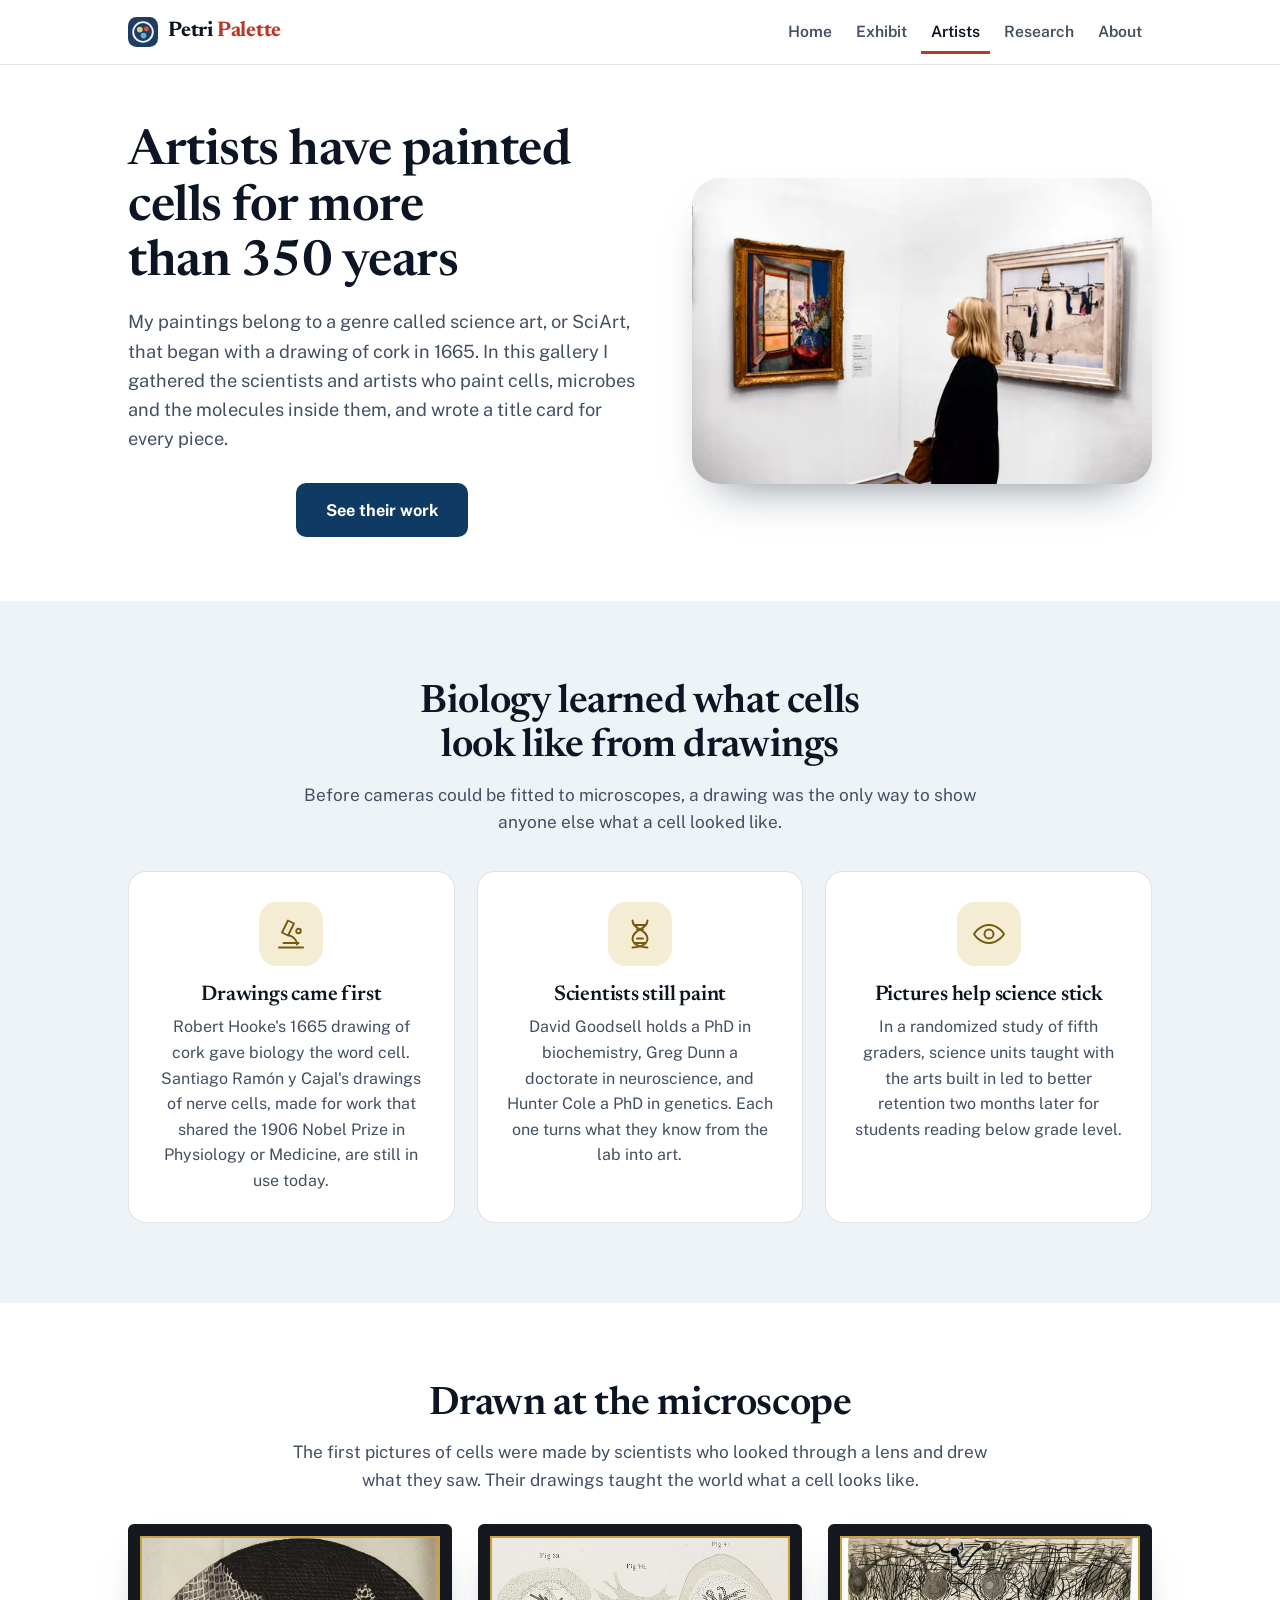
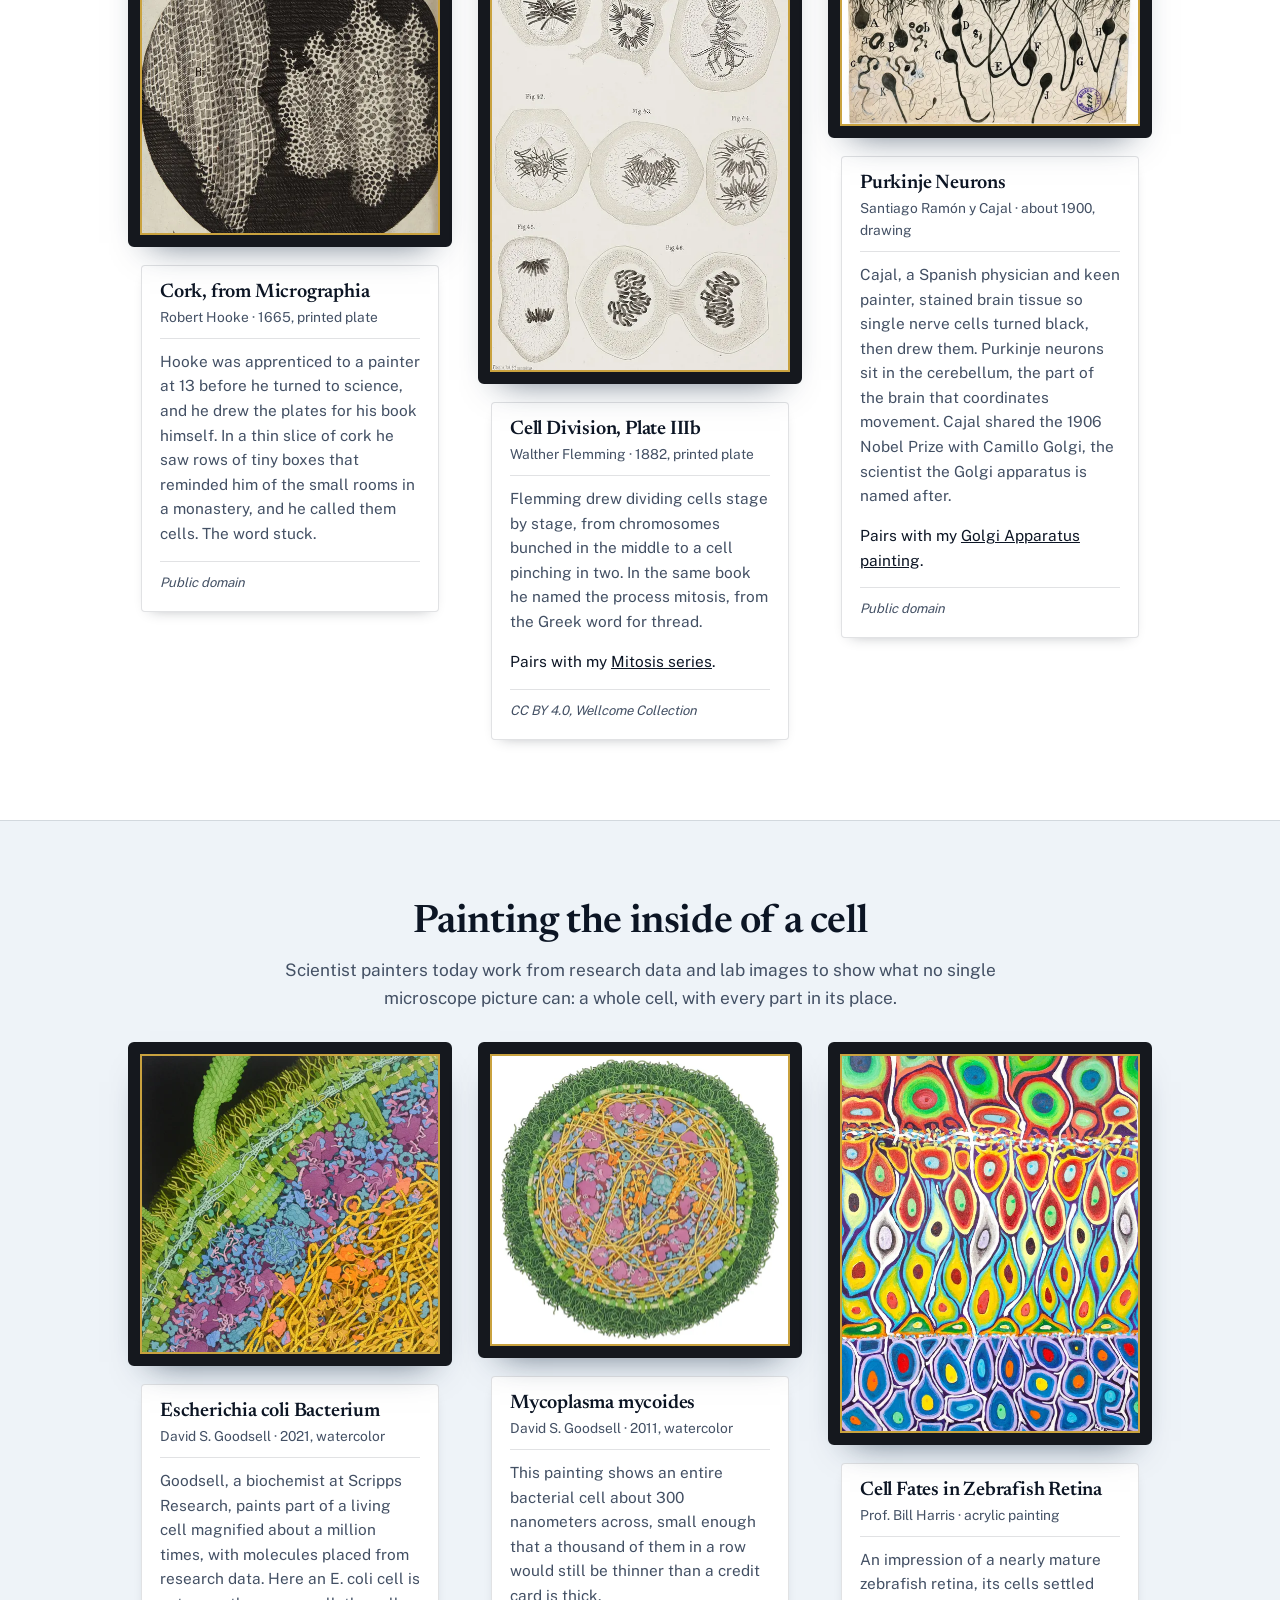
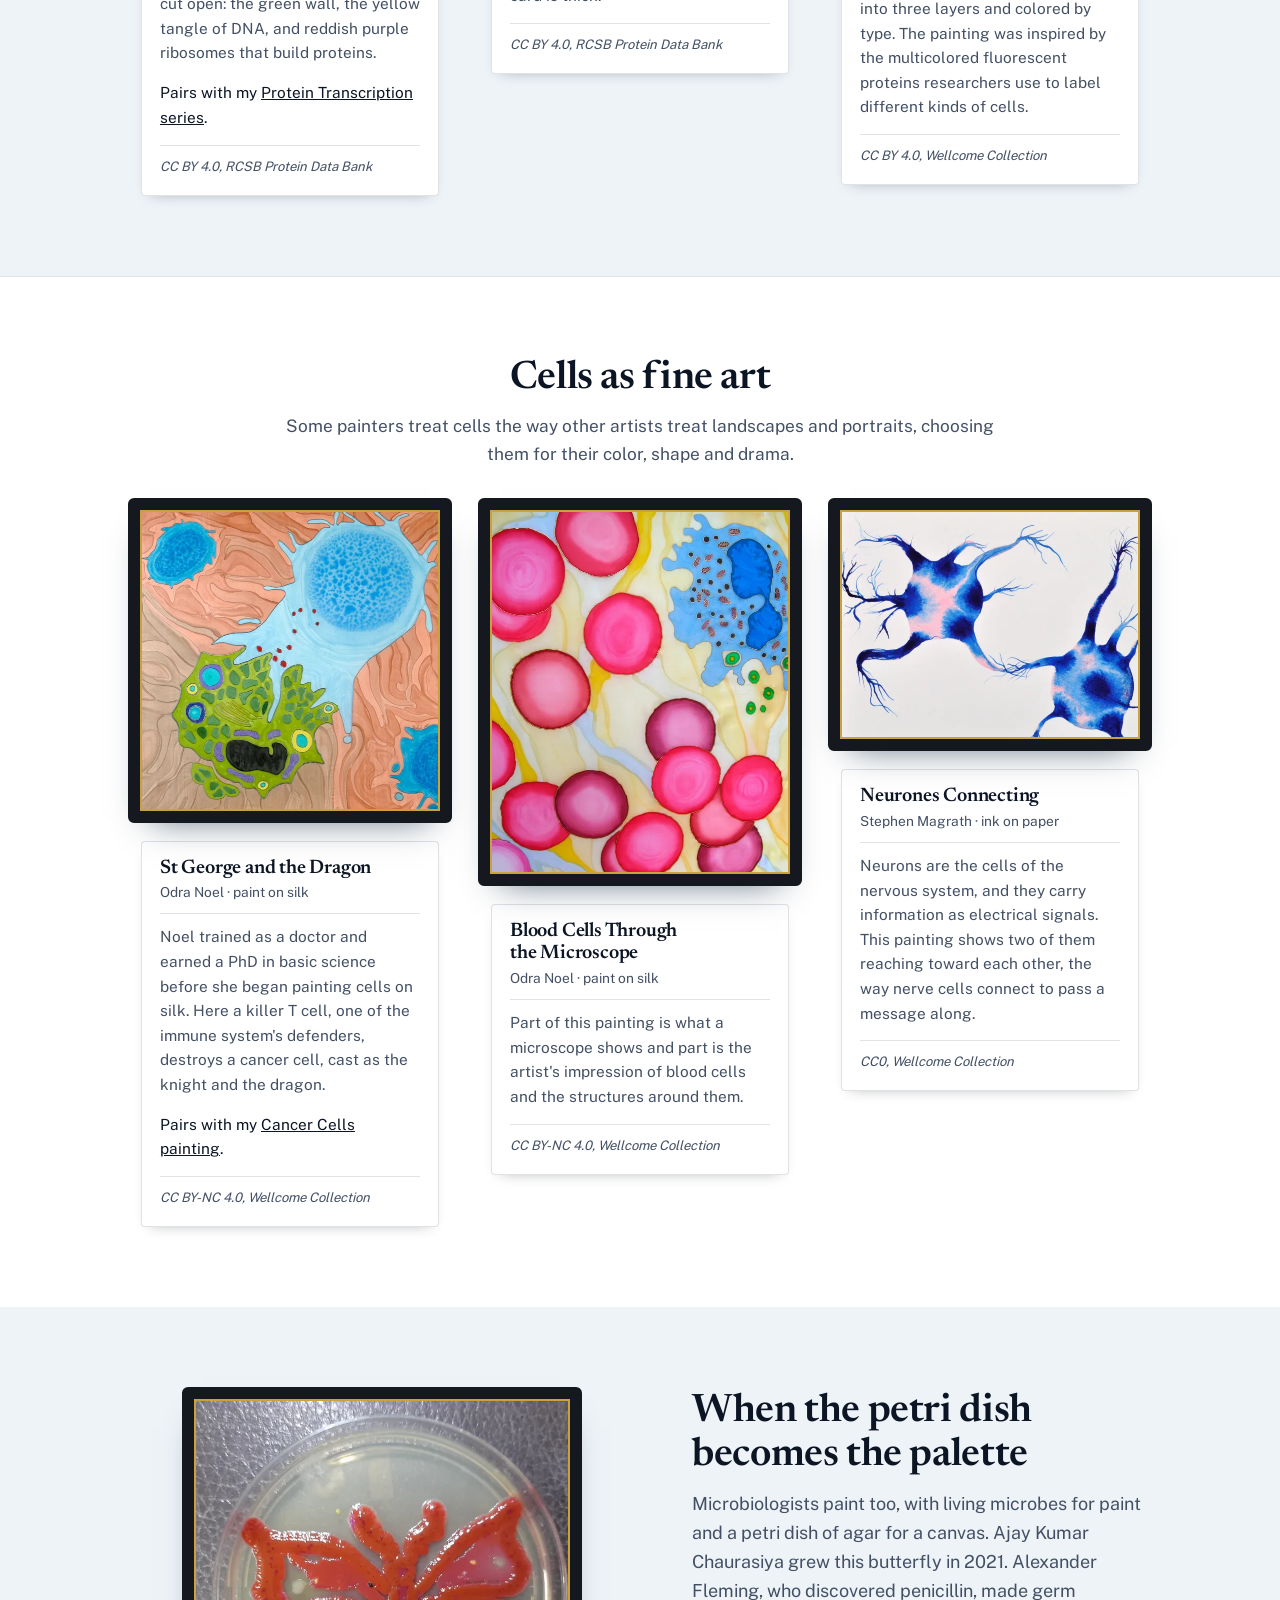
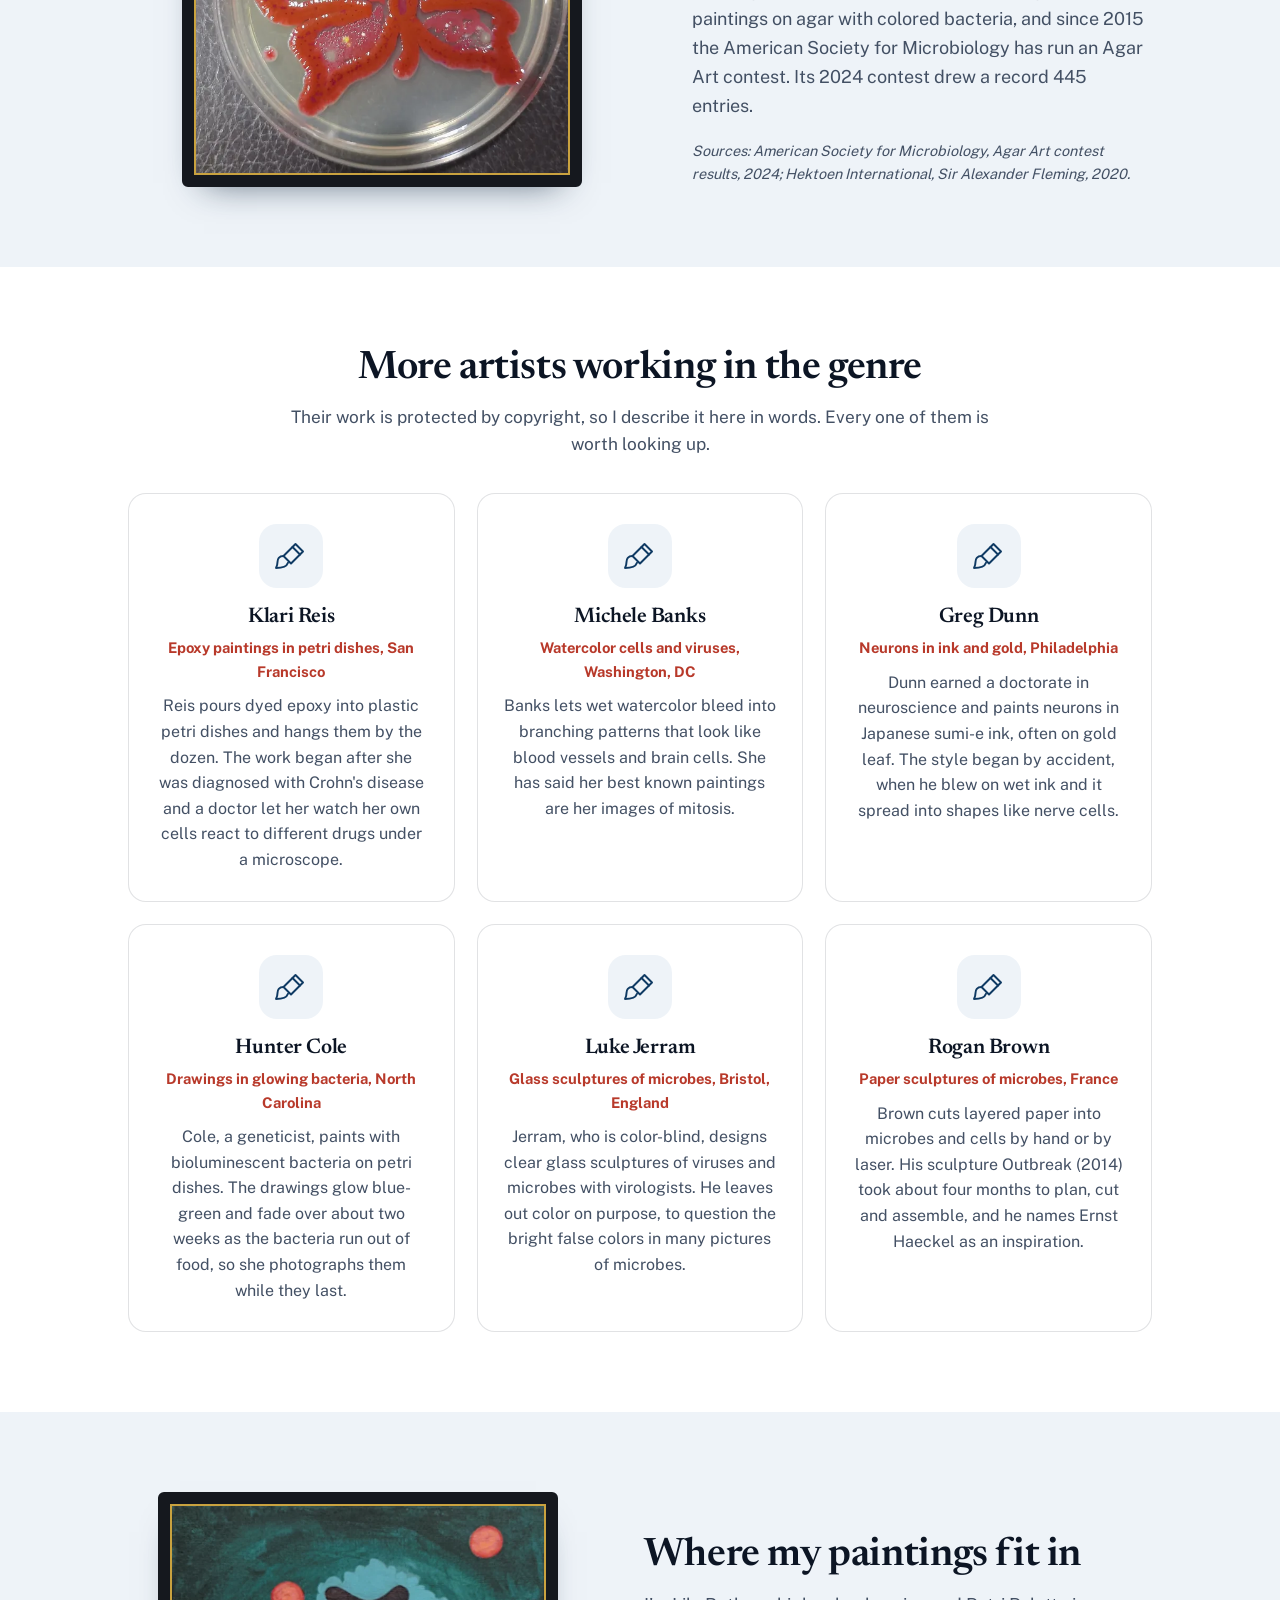
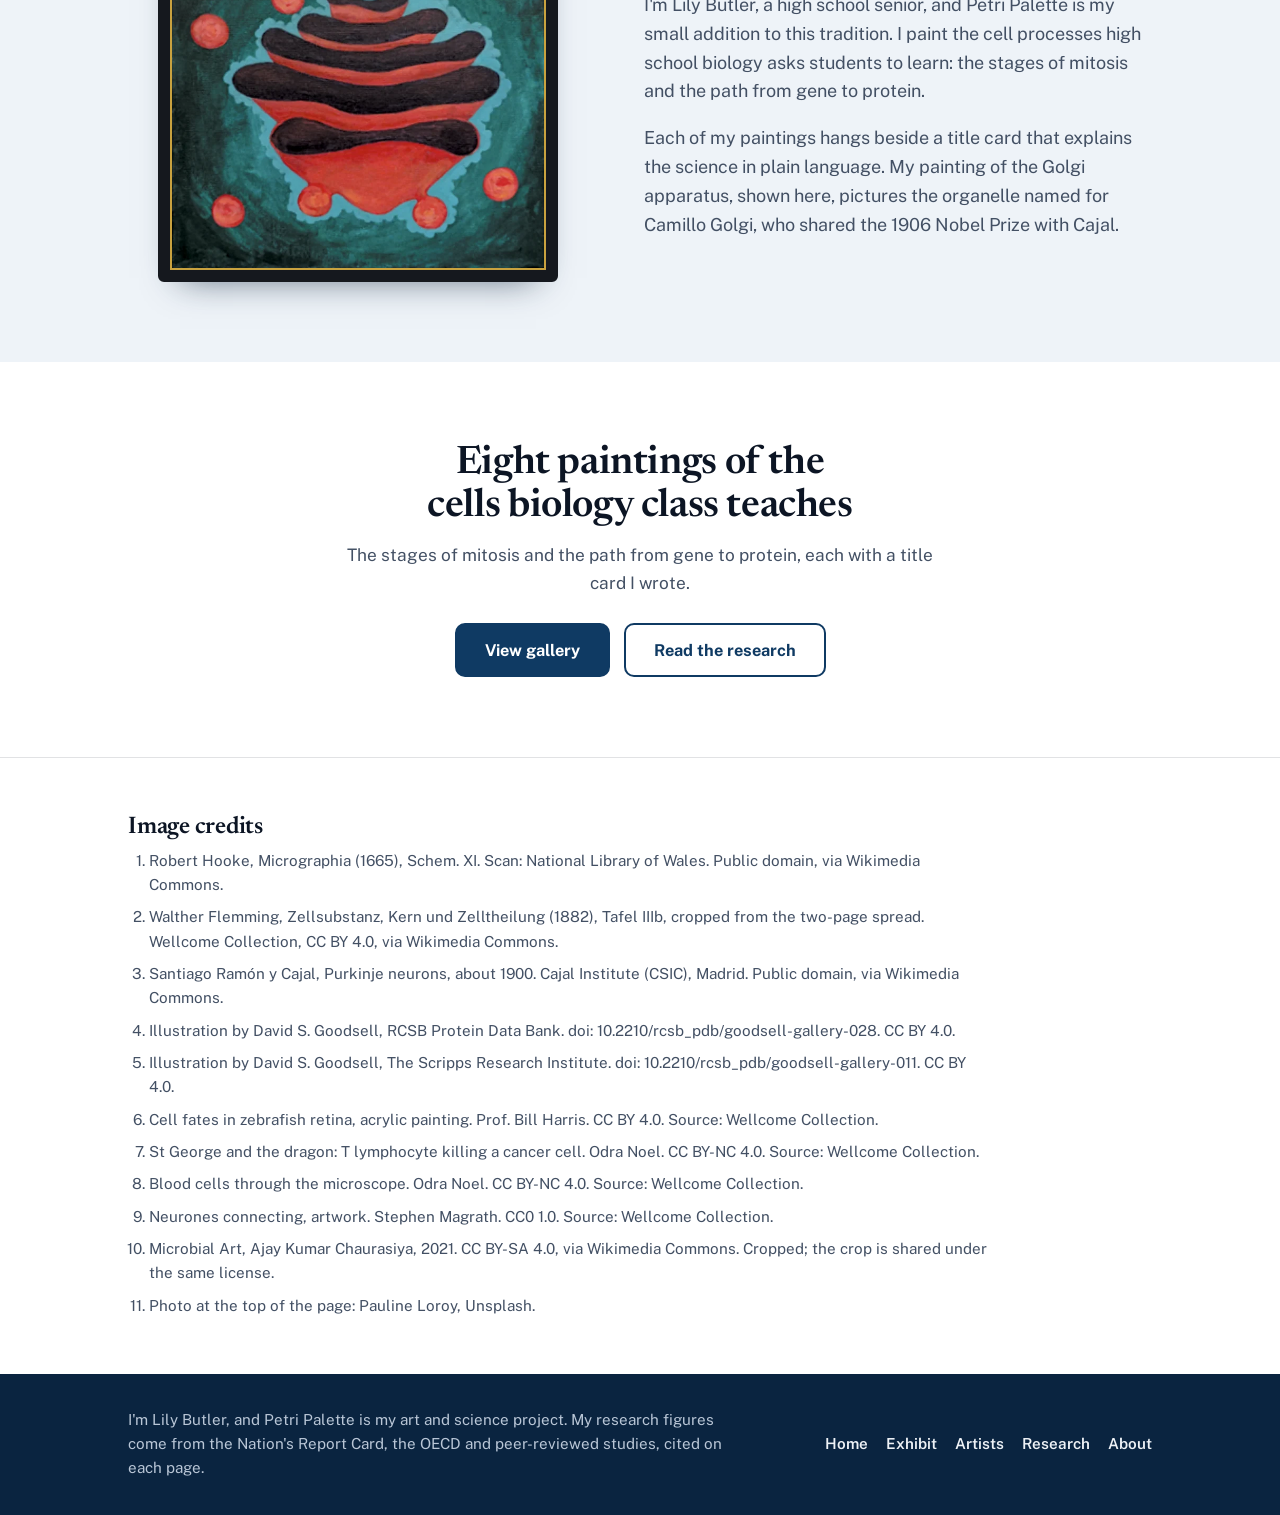
<file: artists.html>
<!DOCTYPE html>
<html lang="en">
<head>
<meta charset="UTF-8">
<meta name="viewport" content="width=device-width, initial-scale=1.0">
<title>Science Art: Artists Who Paint Cells and Microbes | Petri Palette</title>
<meta name="description" content="A digital exhibit of science art, from Robert Hooke's 1665 drawing of cork cells to painters working today: the artists and scientists who paint cells, microbes and the molecules inside them.">
<meta name="robots" content="index,follow,max-image-preview:large">
<link rel="canonical" href="https://odyssey-jotun.github.io/petri-palette/artists.html">
<meta name="author" content="Lily Butler">
<meta name="theme-color" content="#FFFFFF">
<meta property="og:site_name" content="Petri Palette">
<meta property="og:title" content="Science Art: Artists Who Paint Cells and Microbes | Petri Palette">
<meta property="og:description" content="A digital exhibit of science art, from Robert Hooke's 1665 drawing of cork cells to painters working today: the artists and scientists who paint cells, microbes and the molecules inside them.">
<meta property="og:type" content="website">
<meta property="og:url" content="https://odyssey-jotun.github.io/petri-palette/artists.html">
<meta property="og:image" content="https://odyssey-jotun.github.io/petri-palette/images/og.jpg">
<meta property="og:image:width" content="1200">
<meta property="og:image:height" content="630">
<meta property="og:image:alt" content="Lily Butler's painting of a gold DNA double helix unzipping across a blue cloud, on a dark blue wall">
<meta name="twitter:card" content="summary_large_image">
<link rel="icon" href="favicon.svg" type="image/svg+xml">
<link rel="preload" as="image" type="image/webp" href="images/hero-gallery-visitor-960.webp" imagesrcset="images/hero-gallery-visitor-600.webp 600w, images/hero-gallery-visitor-800.webp 800w, images/hero-gallery-visitor-960.webp 960w, images/hero-gallery-visitor-1200.webp 1200w" imagesizes="(max-width: 860px) calc(100vw - 40px), 500px" fetchpriority="high">
<link rel="preload" href="fonts/newsreader.woff2" as="font" type="font/woff2" crossorigin>
<link rel="preload" href="fonts/public-sans.woff2" as="font" type="font/woff2" crossorigin>
<style>@font-face{font-family:'Newsreader';font-style:normal;font-weight:600 700;font-display:swap;src:url(fonts/newsreader.woff2) format('woff2')}@font-face{font-family:'Public Sans';font-style:normal;font-weight:400 700;font-display:swap;src:url(fonts/public-sans.woff2) format('woff2')}:root{--bg:#FFFFFF;--bg-alt:#EEF3F8;--card:#FFFFFF;--ink:#0C1524;--ink-soft:#435064;--primary:#0F3A63;--primary-dk:#0A2440;--red:#B8392A;--red-lt:#F9E4E0;--red-on-dark:#F4A291;--gold:#C9A23F;--gold-lt:#F5ECD4;--gold-dk:#765A10;--gold-on-dark:#E8C77A;--on-dark:#EEF2F6;--on-dark-soft:#B9C6D6;--line:rgba(12,21,36,0.12);--c2019:#2A6FA6;--c2024:#B8392A;--radius:18px;--radius-lg:28px;--wrap:1080px;--flow-tight:0.32em;--flow-block:44px;--flow-section:80px}*{box-sizing:border-box}html{scroll-behavior:smooth;scroll-padding-top:84px}@media (prefers-reduced-motion:reduce){html{scroll-behavior:auto}*{animation-duration:0.001ms !important;transition-duration:0.001ms !important}}body{margin:0;background:var(--bg);color:var(--ink);font-family:'Public Sans',ui-sans-serif,system-ui,-apple-system,'Segoe UI',sans-serif;font-size:18px;line-height:1.6;-webkit-font-smoothing:antialiased}h1,h2,h3,h4{font-family:'Newsreader',Georgia,'Times New Roman',serif;font-weight:600;line-height:1.12;margin:0 0 var(--flow-tight);color:var(--ink);letter-spacing:-0.01em}h1,h2,h3{text-wrap:balance}p{margin:0 0 1em}p:last-child{margin-bottom:0}a{color:inherit}img{max-width:100%;height:auto}.wrap{max-width:var(--wrap);margin:0 auto;padding:0 28px}.skip{position:absolute;left:-9999px;top:10px;background:var(--card);color:var(--ink);padding:12px 18px;border-radius:10px;z-index:100;text-decoration:none;font-weight:700;border:2px solid var(--primary)}.skip:focus{left:16px}a:focus-visible,button:focus-visible{outline:3px solid var(--red);outline-offset:3px;border-radius:4px}nav.site{position:sticky;top:0;z-index:20;background:rgba(255,255,255,0.94);backdrop-filter:blur(8px);border-bottom:1px solid var(--line)}nav.site .wrap{display:flex;align-items:center;justify-content:space-between;gap:4px 20px;padding-top:10px;padding-bottom:10px;flex-wrap:wrap}.wordmark{display:inline-flex;align-items:center;gap:10px;font-family:'Newsreader',Georgia,serif;font-weight:700;font-size:1.32rem;letter-spacing:-0.01em;color:var(--ink);text-decoration:none;white-space:nowrap;min-height:44px}.wordmark .mark{width:30px;height:30px;flex:none}.wordmark .last{color:var(--red)}nav.site ul{list-style:none;display:flex;align-items:center;gap:4px;margin:0;padding:0;font-size:0.98rem;font-weight:600}nav.site ul a{text-decoration:none;color:var(--ink-soft);display:inline-flex;align-items:center;min-height:44px;padding:0 10px;white-space:nowrap;transition:color 0.15s ease}nav.site ul a:hover{color:var(--primary)}nav.site ul a[aria-current="page"]{color:var(--ink);box-shadow:inset 0 -3px 0 var(--red)}.btn{display:inline-flex;align-items:center;justify-content:center;text-align:center;min-height:50px;background:var(--primary);color:#FFFFFF;text-decoration:none;font-weight:700;font-size:1.02rem;padding:12px 28px;border-radius:10px;border:2px solid var(--primary);transition:background 0.18s ease,color 0.18s ease,border-color 0.18s ease}.btn:hover{background:var(--gold-on-dark);border-color:var(--gold-on-dark);color:var(--primary-dk)}.btn.ghost{background:transparent;color:var(--primary)}.btn.ghost:hover{background:var(--primary);color:#FFFFFF;border-color:var(--primary)}.btn-row{display:flex;gap:14px;flex-wrap:wrap;align-items:center;justify-content:center;margin-top:30px}section{padding:var(--flow-section) 0}.band{background:var(--bg-alt)}.section-head{max-width:720px;margin-bottom:34px}.section-head.center{text-align:center;margin-left:auto;margin-right:auto}h2{font-size:clamp(1.8rem,3.3vw,2.45rem)}.section-head p{color:var(--ink-soft);font-size:1.08rem}.hero{padding:64px 0 80px}.hero-text{text-align:center;max-width:820px;margin:0 auto 40px}.hero h1{font-size:clamp(2.3rem,5.4vw,3.8rem)}.hero .lede{font-size:1.2rem;color:var(--ink-soft);margin:10px auto 0;max-width:40em}.hero-photo{margin:0;border-radius:var(--radius-lg);overflow:hidden;aspect-ratio:3/2;background:var(--bg-alt);box-shadow:0 24px 48px -26px rgba(19,40,64,0.6)}.hero-photo img{display:block;width:100%;height:100%;object-fit:cover}.hero-photo.wide{aspect-ratio:2.2/1}.hero-photo.wide img{object-position:center 60%}.split{display:grid;grid-template-columns:1.05fr 0.95fr;gap:56px;align-items:center}.split.flip{grid-template-columns:0.95fr 1.05fr}.page-hero{padding:60px 0 64px}.page-hero h1{font-size:clamp(2.1rem,4.4vw,3.1rem)}.page-hero .lede{font-size:1.14rem;color:var(--ink-soft);margin-top:8px;max-width:34em}.photo{margin:0;border-radius:var(--radius);overflow:hidden;aspect-ratio:4/3;background:var(--bg-alt);box-shadow:0 20px 40px -24px rgba(19,40,64,0.55)}.photo img{display:block;width:100%;height:100%;object-fit:cover}.split p{color:var(--ink-soft)}.cards{display:grid;grid-template-columns:repeat(3,1fr);gap:22px}.card{background:var(--card);border:1px solid var(--line);border-radius:var(--radius);padding:30px 26px 28px;text-align:center}.card h3{font-size:1.32rem}.card p{font-size:1rem;color:var(--ink-soft)}.card .icon{width:64px;height:64px;border-radius:18px;background:var(--bg-alt);color:var(--primary);display:flex;align-items:center;justify-content:center;margin:0 auto 18px}.card .icon svg{width:36px;height:36px}.card .num{font-family:'Newsreader',Georgia,serif;font-weight:700;font-size:clamp(2.4rem,4.2vw,3rem);line-height:1;letter-spacing:-0.02em;color:var(--red);margin:0 0 10px}.card .of{font-size:0.9rem;font-weight:700;color:var(--ink-soft);margin:12px 0 0;border-top:1px solid var(--line);padding-top:12px}.band .card .icon{background:var(--gold-lt);color:var(--gold-dk)}.punch{font-family:'Newsreader',Georgia,serif;font-weight:600;font-size:clamp(1.3rem,2.4vw,1.65rem);line-height:1.3;text-align:center;color:var(--primary);max-width:760px;margin:var(--flow-block) auto 0}.strip{list-style:none;margin:var(--flow-block) 0 0;padding:0;display:grid;grid-template-columns:repeat(3,1fr);background:var(--card);border:1px solid var(--line);border-radius:var(--radius)}.strip li{padding:24px 26px;border-left:1px solid var(--line);text-align:center}.strip li:first-child{border-left:0}.strip .n{display:block;font-family:'Newsreader',Georgia,serif;font-weight:700;font-size:2.2rem;line-height:1;color:var(--primary);margin-bottom:8px}.strip .t{font-size:0.98rem;color:var(--ink-soft);line-height:1.4;display:block}.about-text p{font-size:1.06rem}.about-text p.name-line{color:var(--ink);font-weight:700;font-size:1.12rem;margin-top:0}.steps{list-style:none;margin:0;padding:0;display:grid;grid-template-columns:repeat(3,1fr);gap:22px;counter-reset:step}.steps li{background:var(--card);border:1px solid var(--line);border-radius:var(--radius);padding:28px 26px;counter-increment:step;text-align:center}.steps li:before{content:counter(step);display:flex;align-items:center;justify-content:center;width:46px;height:46px;border-radius:50%;background:var(--primary);color:#FFFFFF;font-family:'Newsreader',Georgia,serif;font-weight:700;font-size:1.35rem;margin:0 auto 18px}.steps h3{font-size:1.3rem}.steps p{font-size:1rem;color:var(--ink-soft)}.after{background:var(--primary-dk);color:var(--on-dark)}.after h2,.after h3{color:#FFFFFF}.stakes{display:grid;grid-template-columns:1fr 1fr;gap:26px}.stake h3{font-size:1.35rem;margin-bottom:14px;text-align:center}.outcomes{list-style:none;margin:0;padding:0;display:grid;gap:12px}.outcomes li{display:grid;grid-template-columns:26px 1fr;gap:14px;align-items:start;background:rgba(255,255,255,0.06);border:1px solid rgba(238,242,246,0.16);border-radius:14px;padding:16px 18px;color:var(--on-dark);font-size:1.02rem}.outcomes svg{width:24px;height:24px;margin-top:2px;color:var(--red-on-dark)}.stake.good .outcomes svg{color:var(--gold-on-dark)}.stake.good .outcomes li{background:rgba(232,199,122,0.08);border-color:rgba(232,199,122,0.34)}.closing{text-align:center}.closing .wrap{max-width:680px}.closing p{color:var(--ink-soft);font-size:1.08rem}.closing .btn-row{margin-top:26px}.series{scroll-margin-top:90px}.series + .series{border-top:1px solid var(--line)}.series .section-head{margin-bottom:30px}.wall{display:grid;grid-template-columns:repeat(3,1fr);gap:34px 26px;align-items:start}.wall.five{grid-template-columns:repeat(6,1fr)}.wall.two{grid-template-columns:repeat(2,minmax(0,340px));justify-content:center}.wall.one{grid-template-columns:minmax(0,460px);justify-content:center}.wall.five .piece{grid-column:span 2}.wall.five .piece:nth-child(4){grid-column:2 / span 2}.piece{display:grid;gap:18px;justify-items:center}.frame{width:100%;aspect-ratio:4/5;margin:0;background:#FFFFFF;border:12px solid #15181E;border-radius:6px;box-shadow:0 18px 34px -22px rgba(19,40,64,0.7),inset 0 0 0 14px #F4F7FA;display:flex;flex-direction:column;align-items:center;justify-content:center;gap:14px;color:var(--primary);padding:22px}.frame svg{width:58%;height:auto;max-height:62%}.frame .soon{font-size:0.86rem;font-weight:600;color:var(--ink-soft);text-align:center;line-height:1.3}.frame img{width:100%;height:100%;object-fit:cover}.frame.art{padding:0;height:auto;box-shadow:0 18px 34px -22px rgba(19,40,64,0.7)}.frame.art img{display:block}.label{width:92%;background:var(--card);border:1px solid var(--line);border-radius:4px;padding:16px 18px 18px;text-align:left;box-shadow:0 6px 14px -10px rgba(24,32,43,0.45)}.label h3{font-size:1.22rem;margin-bottom:2px}.label .meta{font-size:0.86rem;color:var(--ink-soft);margin:0 0 10px;padding-bottom:10px;border-bottom:1px solid var(--line)}.label p{font-size:0.96rem;color:var(--ink-soft)}.label .see{margin-top:10px;color:var(--ink)}.chart{background:var(--card);border:1px solid var(--line);border-radius:var(--radius);padding:28px 30px;margin:0}.chart h3{font-size:1.3rem}.chart .sub{color:var(--ink-soft);font-size:0.98rem;margin-bottom:18px}.legend{list-style:none;margin:0 0 18px;padding:0;display:flex;gap:20px;flex-wrap:wrap;font-size:0.94rem;color:var(--ink-soft)}.legend li{display:flex;align-items:center;gap:8px}.legend i{width:14px;height:14px;border-radius:4px;display:inline-block}.legend i.y19,.bar.y19{background:var(--c2019)}.legend i.y24,.bar.y24{background:var(--c2024)}.bars{display:grid;gap:22px}.bars .row h4{font-family:'Public Sans',sans-serif;font-size:1rem;font-weight:700;margin-bottom:8px}.pair{display:grid;gap:4px}.barline{display:grid;grid-template-columns:44px 1fr;gap:10px;align-items:center;font-size:0.9rem;color:var(--ink-soft)}.track{position:relative;height:30px}.bar{display:flex;align-items:center;justify-content:flex-end;height:100%;border-radius:0 4px 4px 0;padding-right:10px;color:#FFFFFF;font-weight:700;font-size:0.95rem;min-width:52px}.bar:hover{filter:brightness(1.08)}.chart .cite-line{margin-top:18px}.facts{display:grid;grid-template-columns:1fr 1fr;gap:22px;margin-top:var(--flow-block)}.fact{background:var(--card);border:1px solid var(--line);border-radius:var(--radius);padding:26px}.fact h3{font-size:1.25rem}.fact p{color:var(--ink-soft);font-size:1rem}.cite-line{font-size:0.9rem;color:var(--ink-soft);font-style:italic;margin-top:14px}.prose{max-width:760px;margin:0 auto}.prose p{color:var(--ink-soft);font-size:1.06rem}.prose h2 + p{margin-top:0}.prose p + h2,.prose .facts + h2{margin-top:var(--flow-block)}.refs{padding:56px 0;border-top:1px solid var(--line)}.refs h2{font-size:1.5rem}.refs ol{max-width:860px;margin:0;padding-left:1.3rem;display:grid;gap:8px;font-size:0.95rem;color:var(--ink-soft)}footer{background:var(--primary-dk);color:var(--on-dark-soft);padding:34px 0;font-size:0.95rem}footer .wrap{display:flex;justify-content:space-between;align-items:center;flex-wrap:wrap;gap:10px 24px}footer p{margin:0;max-width:40em}footer ul{list-style:none;display:flex;flex-wrap:wrap;gap:0 18px;margin:0;padding:0;font-weight:600}footer ul a{display:inline-flex;align-items:center;min-height:44px;color:var(--on-dark);text-decoration:none}@media (max-width:900px){nav.site ul{order:3;width:100%;justify-content:space-between;gap:0;border-top:1px solid var(--line)}nav.site ul a{padding:0 4px;font-size:0.95rem}html{scroll-padding-top:130px}.wall,.wall.five,.wall.two{grid-template-columns:1fr 1fr}.wall.one{grid-template-columns:minmax(0,460px)}.wall.five .piece,.wall.five .piece:nth-child(4){grid-column:auto}}@media (min-width:560px) and (max-width:900px){nav.site ul{justify-content:flex-start;gap:18px}}@media (max-width:860px){.split,.split.flip{grid-template-columns:1fr;gap:30px}.page-hero .hero-photo{order:-1;aspect-ratio:16/10}.split.flip>.photo{order:0}.cards,.steps,.stakes,.facts{grid-template-columns:1fr}.hero-photo.wide{aspect-ratio:3/2}}@media (max-width:620px){:root{--flow-section:56px;--flow-block:34px}body{font-size:17px}.wrap{padding:0 20px}.hero{padding:36px 0 56px}.hero-text{margin-bottom:28px}.page-hero{padding:24px 0 44px}.btn-row .btn{width:100%}.strip{grid-template-columns:1fr}.strip li{border-left:0;border-top:1px solid var(--line)}.strip li:first-child{border-top:0}.wall,.wall.five,.wall.two{grid-template-columns:1fr;gap:40px}.frame{max-width:340px}.frame:not(.art){aspect-ratio:1/1}.chart{padding:22px 18px}.wordmark{font-size:1.2rem}}a.card{text-decoration:none;color:inherit;transition:border-color 0.15s ease}a.card:hover{border-color:var(--red)}a.card:hover h3{color:var(--primary)}.about-art{max-width:400px;justify-self:center}.label .credit{font-size:0.82rem;font-style:italic;color:var(--ink-soft);margin-top:10px;padding-top:10px;border-top:1px solid var(--line)}.card .where{font-size:0.92rem;font-weight:700;color:var(--red);margin:0 0 10px}.portrait{aspect-ratio:4/5;max-width:440px;width:100%;justify-self:center}.photo.portrait,.hero-photo.portrait{aspect-ratio:4/5}.portrait img{object-position:center 30%}@media (max-width:860px){.page-hero .hero-photo.portrait{aspect-ratio:1/1;max-width:400px;margin:0 auto}.split>.photo.portrait{order:-1;max-width:400px;margin:0 auto}}.studio-hero{background:var(--primary-dk);color:var(--on-dark);padding:64px 0 72px;overflow:hidden}.studio{display:grid;grid-template-columns:0.92fr 1.08fr;gap:48px;align-items:center}.studio-text{position:relative;z-index:1}.studio-hero h1{color:#FFFFFF;font-size:clamp(2.2rem,4.6vw,3.4rem)}.studio-hero .lede{color:var(--on-dark-soft);font-size:1.14rem;margin-top:10px;max-width:32em}.studio-art{position:relative;padding:0 0 40px}.canvas{margin:0 auto;width:min(100%,470px);aspect-ratio:711/890;border-radius:4px;overflow:hidden;box-shadow:0 0 0 1px rgba(238,242,246,0.12),0 36px 70px -24px rgba(0,0,0,0.85)}.canvas img{display:block;width:100%;height:100%;object-fit:cover}.studio-card{position:absolute;right:max(0px,calc(50% - 290px));bottom:0;margin:0;background:#FFFFFF;color:var(--ink);border-radius:4px;padding:10px 14px;font-size:0.86rem;line-height:1.35;max-width:220px;box-shadow:0 10px 22px -12px rgba(0,0,0,0.7)}.studio-card strong{display:block;font-family:'Newsreader',Georgia,serif;font-size:1.05rem;font-weight:600}.studio-card span{color:var(--ink-soft)}.studio-hero .strip{margin-top:56px}.btn.light{background:#FFFFFF;border-color:#FFFFFF;color:var(--primary-dk)}.btn.light:hover{background:#E8C77A;border-color:#E8C77A;color:var(--primary-dk)}@media (prefers-reduced-motion:no-preference){.studio-card{animation:studio-rise 0.7s cubic-bezier(.2,.7,.2,1) 0.2s both}}@keyframes studio-rise{from{opacity:0;transform:translateY(28px)}to{opacity:1;transform:none}}@keyframes studio-fade{from{opacity:0}to{opacity:1}}@media (max-width:860px){.studio{grid-template-columns:1fr;gap:34px}.studio-art{order:-1;padding:0 0 36px}.canvas{width:84%}.studio-card{max-width:170px;padding:8px 11px;font-size:0.8rem}.studio-hero{padding:32px 0 56px}.studio-hero .strip{margin-top:40px}}.frame{position:relative}.frame::after{content:"";position:absolute;inset:0;box-shadow:inset 0 0 0 2px var(--gold);pointer-events:none}.canvas{position:relative}.canvas::after{content:"";position:absolute;inset:0;box-shadow:inset 0 0 0 2px var(--gold);pointer-events:none}.after .stake h3,.studio-card strong{color:inherit}footer ul a:hover{color:var(--gold-on-dark)}.cards.two{grid-template-columns:repeat(2,minmax(0,360px));justify-content:center}@media (max-width:860px){.cards.two{grid-template-columns:1fr}}.hero2{display:grid;grid-template-columns:0.9fr 1.1fr;gap:56px;align-items:center}.hero2-text{position:relative;z-index:1}.hero2-text h1{color:#FFFFFF;font-size:clamp(2.3rem,4.4vw,3.5rem)}.diptych{display:grid;grid-template-columns:1fr 1fr;gap:14px}.trip-photo{margin:0;aspect-ratio:4/5;border-radius:var(--radius);overflow:hidden;box-shadow:0 30px 60px -24px rgba(0,0,0,0.8)}.trip-photo img{display:block;width:100%;height:100%;object-fit:cover;object-position:center 25%}.diptych .canvas{width:100%;margin:0}@media (max-width:860px){.hero2{grid-template-columns:1fr;gap:26px}.diptych{order:-1;gap:10px}}.film-sec{padding:72px 0 var(--flow-section)}.film-sec .section-head{max-width:900px}.film{position:relative;max-width:960px;margin:0 auto;aspect-ratio:16/9;background:var(--primary-dk);border:12px solid #15181E;border-radius:6px;box-shadow:0 30px 60px -30px rgba(19,40,64,0.75)}.film::after{content:"";position:absolute;inset:0;box-shadow:inset 0 0 0 2px var(--gold);pointer-events:none}.film video{display:block;width:100%;height:100%;object-fit:cover}.film-play{position:absolute;inset:0;margin:auto;width:88px;height:88px;border:0;border-radius:50%;background:rgba(10,36,64,0.9);color:#FFFFFF;display:grid;place-items:center;cursor:pointer;box-shadow:0 14px 30px -12px rgba(0,0,0,0.7);transition:background 0.18s ease,color 0.18s ease,transform 0.18s ease}.film-play[hidden]{display:none}.film-play:hover,.film-play:focus-visible{background:var(--gold-on-dark);color:var(--primary-dk);transform:scale(1.05)}.film-play svg{width:36px;height:36px;margin-left:5px}.film.playing .film-play{display:none}@media (max-width:620px){.film-sec{padding:44px 0 56px}.film{border-width:7px}.film-play{width:68px;height:68px}.film-play svg{width:28px;height:28px}}</style>
<script type="application/ld+json">{"@context":"https://schema.org","@graph":[{"@type":"WebSite","@id":"https://odyssey-jotun.github.io/petri-palette/#site","url":"https://odyssey-jotun.github.io/petri-palette/","name":"Petri Palette","description":"Paintings of cells, mitosis and protein synthesis that make biology easier to picture, with the research behind the project.","author":{"@id":"https://odyssey-jotun.github.io/petri-palette/#lily"},"inLanguage":"en-US"},{"@type":"Person","@id":"https://odyssey-jotun.github.io/petri-palette/#lily","name":"Lily Butler","description":"High school senior, painter and student researcher who created Petri Palette, an art exhibit of cells, mitosis and protein synthesis.","url":"https://odyssey-jotun.github.io/petri-palette/#about"},{"@type":"CollectionPage","@id":"https://odyssey-jotun.github.io/petri-palette/artists.html#page","url":"https://odyssey-jotun.github.io/petri-palette/artists.html","name":"Science Art: Artists Who Paint Cells and Microbes | Petri Palette","headline":"Science Art: Artists Who Paint Cells and Microbes | Petri Palette","description":"A digital exhibit of science art, from Robert Hooke's 1665 drawing of cork cells to painters working today: the artists and scientists who paint cells, microbes and the molecules inside them.","isPartOf":{"@id":"https://odyssey-jotun.github.io/petri-palette/#site"},"author":{"@id":"https://odyssey-jotun.github.io/petri-palette/#lily"},"inLanguage":"en-US","datePublished":"2026-11-23","dateModified":"2026-11-23","image":"https://odyssey-jotun.github.io/petri-palette/images/og.jpg","mainEntity":{"@type":"ItemList","itemListElement":[{"@type":"ListItem","position":1,"name":"Cork, from Micrographia, Robert Hooke","url":"https://odyssey-jotun.github.io/petri-palette/artists.html#hooke-cork"},{"@type":"ListItem","position":2,"name":"Cell Division, Plate IIIb, Walther Flemming","url":"https://odyssey-jotun.github.io/petri-palette/artists.html#flemming-mitosis"},{"@type":"ListItem","position":3,"name":"Purkinje Neurons, Santiago Ram&oacute;n y Cajal","url":"https://odyssey-jotun.github.io/petri-palette/artists.html#cajal-purkinje"},{"@type":"ListItem","position":4,"name":"Escherichia coli Bacterium, David S. Goodsell","url":"https://odyssey-jotun.github.io/petri-palette/artists.html#goodsell-ecoli"},{"@type":"ListItem","position":5,"name":"Mycoplasma mycoides, David S. Goodsell","url":"https://odyssey-jotun.github.io/petri-palette/artists.html#goodsell-mycoplasma"},{"@type":"ListItem","position":6,"name":"Cell Fates in Zebrafish Retina, Prof. Bill Harris","url":"https://odyssey-jotun.github.io/petri-palette/artists.html#harris-retina"},{"@type":"ListItem","position":7,"name":"St George and the Dragon, Odra Noel","url":"https://odyssey-jotun.github.io/petri-palette/artists.html#noel-t-cell"},{"@type":"ListItem","position":8,"name":"Blood Cells Through the Microscope, Odra Noel","url":"https://odyssey-jotun.github.io/petri-palette/artists.html#noel-blood"},{"@type":"ListItem","position":9,"name":"Neurones Connecting, Stephen Magrath","url":"https://odyssey-jotun.github.io/petri-palette/artists.html#magrath-neurones"}]}},{"@type":"BreadcrumbList","itemListElement":[{"@type":"ListItem","position":1,"name":"Home","item":"https://odyssey-jotun.github.io/petri-palette/"},{"@type":"ListItem","position":2,"name":"The Artists","item":"https://odyssey-jotun.github.io/petri-palette/artists.html"}]}]}</script>
</head>
<body>

<a class="skip" href="#main">Skip to content</a>
<nav class="site" aria-label="Primary">
  <div class="wrap">
    <a class="wordmark" href="index.html"><svg class="mark" viewBox="0 0 32 32" aria-hidden="true"><rect width="32" height="32" rx="9" fill="#1F3D63"/><circle cx="16" cy="16" r="10.5" fill="none" stroke="#EEF2F6" stroke-width="2"/><circle cx="12.6" cy="13.4" r="3.1" fill="#E8C77A"/><circle cx="19.6" cy="12.8" r="2.6" fill="#E0533A"/><circle cx="16.6" cy="19.8" r="3" fill="#5BB4E0"/></svg><span>Petri <span class="last">Palette</span></span></a>
    <ul>
      <li><a href="index.html">Home</a></li>
      <li><a href="exhibit.html">Exhibit</a></li>
      <li><a href="artists.html" aria-current="page">Artists</a></li>
      <li><a href="research.html">Research</a></li>
      <li><a href="about.html">About</a></li>
    </ul>
  </div>
</nav>

<main id="main">

<header class="page-hero">
  <div class="wrap split">
    <div>
      <h1>Artists have painted cells for more than 350 years</h1>
      <p class="lede">My paintings belong to a genre called science art, or SciArt, that began with a drawing of cork in 1665. In this gallery I gathered the scientists and artists who paint cells, microbes and the molecules inside them, and wrote a title card for every piece.</p>
      <div class="btn-row center">
        <a href="#drawn-at-the-microscope" class="btn">See their work</a>
      </div>
    </div>
    <figure class="hero-photo"><img src="images/hero-gallery-visitor-960.webp" srcset="images/hero-gallery-visitor-600.webp 600w, images/hero-gallery-visitor-800.webp 800w, images/hero-gallery-visitor-960.webp 960w, images/hero-gallery-visitor-1200.webp 1200w" sizes="(max-width: 860px) calc(100vw - 40px), 500px" width="1200" height="800" alt="A young woman in a bright gallery studying a framed painting on the wall" fetchpriority="high" decoding="async"></figure>
  </div>
</header>

<section id="why" class="band">
  <div class="wrap">
    <div class="section-head center">
      <h2>Biology learned what cells look like from drawings</h2>
      <p>Before cameras could be fitted to microscopes, a drawing was the only way to show anyone else what a cell looked like.</p>
    </div>
    <div class="cards">
      <div class="card">
        <div class="icon"><svg viewBox="0 0 48 48" fill="none" stroke="currentColor" stroke-width="2.6" stroke-linecap="round" stroke-linejoin="round" aria-hidden="true"><path d="M20 6l8 4-8 16-8-4z"/><path d="M22 26c6 2 10 7 10 12"/><path d="M8 42h32"/><path d="M14 36h20"/><circle cx="34" cy="20" r="3"/></svg></div>
        <h3>Drawings came first</h3>
        <p>Robert Hooke's 1665 drawing of cork gave biology the word cell. Santiago Ram&oacute;n y Cajal's drawings of nerve cells, made for work that shared the 1906 Nobel Prize in Physiology or Medicine, are still in use today.</p>
      </div>
      <div class="card">
        <div class="icon"><svg viewBox="0 0 48 48" fill="none" stroke="currentColor" stroke-width="2.6" stroke-linecap="round" stroke-linejoin="round" aria-hidden="true"><path d="M14 6c0 12 20 12 20 24S14 42 14 42"/><path d="M34 6c0 12-20 12-20 24s20 12 20 12"/><path d="M17 12h14M20 18h8M20 30h8M17 36h14"/></svg></div>
        <h3>Scientists still paint</h3>
        <p>David Goodsell holds a PhD in biochemistry, Greg Dunn a doctorate in neuroscience, and Hunter Cole a PhD in genetics. Each one turns what they know from the lab into art.</p>
      </div>
      <div class="card">
        <div class="icon"><svg viewBox="0 0 48 48" fill="none" stroke="currentColor" stroke-width="2.6" stroke-linecap="round" stroke-linejoin="round" aria-hidden="true"><path d="M4 24s7-12 20-12 20 12 20 12-7 12-20 12S4 24 4 24z"/><circle cx="24" cy="24" r="6"/></svg></div>
        <h3>Pictures help science stick</h3>
        <p>In a randomized study of fifth graders, science units taught with the arts built in led to better retention two months later for students reading below grade level.</p>
      </div>
    </div>
  </div>
</section>

<section class="series" id="drawn-at-the-microscope">
  <div class="wrap">
    <div class="section-head center">
      <h2>Drawn at the microscope</h2>
      <p>The first pictures of cells were made by scientists who looked through a lens and drew what they saw. Their drawings taught the world what a cell looks like.</p>
    </div>
    <div class="wall">
      <article class="piece" id="hooke-cork">
        <figure class="frame art" style="aspect-ratio:1000/996"><img src="images/genre/hooke-cork-600.webp" srcset="images/genre/hooke-cork-600.webp 600w, images/genre/hooke-cork-1000.webp 1000w" sizes="(max-width: 620px) calc(100vw - 40px), (max-width: 900px) 45vw, 340px" width="1000" height="996" alt="Hooke's drawing of two slices of cork inside a black circle, one showing rows of small boxes and the other a honeycomb of round holes" loading="lazy" decoding="async"></figure>
        <div class="label">
          <h3>Cork, from Micrographia</h3>
          <p class="meta">Robert Hooke &middot; 1665, printed plate</p>
          <p>Hooke was apprenticed to a painter at 13 before he turned to science, and he drew the plates for his book himself. In a thin slice of cork he saw rows of tiny boxes that reminded him of the small rooms in a monastery, and he called them cells. The word stuck.</p>
          <p class="credit">Public domain</p>
        </div>
      </article>
      <article class="piece" id="flemming-mitosis">
        <figure class="frame art" style="aspect-ratio:680/965"><img src="images/genre/flemming-mitosis-600.webp" srcset="images/genre/flemming-mitosis-600.webp 600w, images/genre/flemming-mitosis-1000.webp 680w" sizes="(max-width: 620px) calc(100vw - 40px), (max-width: 900px) 45vw, 340px" width="680" height="965" alt="Flemming's drawings of dividing cells, with dark thread-like chromosomes gathering, lining up, pulling apart and finally splitting into two cells" loading="lazy" decoding="async"></figure>
        <div class="label">
          <h3>Cell Division, Plate IIIb</h3>
          <p class="meta">Walther Flemming &middot; 1882, printed plate</p>
          <p>Flemming drew dividing cells stage by stage, from chromosomes bunched in the middle to a cell pinching in two. In the same book he named the process mitosis, from the Greek word for thread.</p>
          <p class="see">Pairs with my <a href="exhibit.html#mitosis">Mitosis series</a>.</p>
          <p class="credit">CC BY 4.0, Wellcome Collection</p>
        </div>
      </article>
      <article class="piece" id="cajal-purkinje">
        <figure class="frame art" style="aspect-ratio:1000/660"><img src="images/genre/cajal-purkinje-600.webp" srcset="images/genre/cajal-purkinje-600.webp 600w, images/genre/cajal-purkinje-1000.webp 1000w" sizes="(max-width: 620px) calc(100vw - 40px), (max-width: 900px) 45vw, 340px" width="1000" height="660" alt="Cajal's drawing of dark nerve cells with long tails and tangled branches on yellowed paper, labeled with letters" loading="lazy" decoding="async"></figure>
        <div class="label">
          <h3>Purkinje Neurons</h3>
          <p class="meta">Santiago Ram&oacute;n y Cajal &middot; about 1900, drawing</p>
          <p>Cajal, a Spanish physician and keen painter, stained brain tissue so single nerve cells turned black, then drew them. Purkinje neurons sit in the cerebellum, the part of the brain that coordinates movement. Cajal shared the 1906 Nobel Prize with Camillo Golgi, the scientist the Golgi apparatus is named after.</p>
          <p class="see">Pairs with my <a href="exhibit.html#golgi-apparatus">Golgi Apparatus painting</a>.</p>
          <p class="credit">Public domain</p>
        </div>
      </article>
    </div>
  </div>
</section>
<section class="series band" id="inside-the-cell">
  <div class="wrap">
    <div class="section-head center">
      <h2>Painting the inside of a cell</h2>
      <p>Scientist painters today work from research data and lab images to show what no single microscope picture can: a whole cell, with every part in its place.</p>
    </div>
    <div class="wall">
      <article class="piece" id="goodsell-ecoli">
        <figure class="frame art" style="aspect-ratio:1000/1000"><img src="images/genre/goodsell-ecoli-600.webp" srcset="images/genre/goodsell-ecoli-600.webp 600w, images/genre/goodsell-ecoli-1000.webp 1000w" sizes="(max-width: 620px) calc(100vw - 40px), (max-width: 900px) 45vw, 340px" width="1000" height="1000" alt="Goodsell's watercolor cross-section of a bacterium: a green cell wall, a yellow tangle of DNA, and crowds of purple, blue and orange molecules" loading="lazy" decoding="async"></figure>
        <div class="label">
          <h3>Escherichia coli Bacterium</h3>
          <p class="meta">David S. Goodsell &middot; 2021, watercolor</p>
          <p>Goodsell, a biochemist at Scripps Research, paints part of a living cell magnified about a million times, with molecules placed from research data. Here an E. coli cell is cut open: the green wall, the yellow tangle of DNA, and reddish purple ribosomes that build proteins.</p>
          <p class="see">Pairs with my <a href="exhibit.html#protein-transcription">Protein Transcription series</a>.</p>
          <p class="credit">CC BY 4.0, RCSB Protein Data Bank</p>
        </div>
      </article>
      <article class="piece" id="goodsell-mycoplasma">
        <figure class="frame art" style="aspect-ratio:1000/975"><img src="images/genre/goodsell-mycoplasma-600.webp" srcset="images/genre/goodsell-mycoplasma-600.webp 600w, images/genre/goodsell-mycoplasma-1000.webp 1000w" sizes="(max-width: 620px) calc(100vw - 40px), (max-width: 900px) 45vw, 340px" width="1000" height="975" alt="Goodsell's watercolor of a whole round bacterial cell with a fuzzy green edge, packed inside with yellow strands and pink and blue molecules" loading="lazy" decoding="async"></figure>
        <div class="label">
          <h3>Mycoplasma mycoides</h3>
          <p class="meta">David S. Goodsell &middot; 2011, watercolor</p>
          <p>This painting shows an entire bacterial cell about 300 nanometers across, small enough that a thousand of them in a row would still be thinner than a credit card is thick.</p>
          <p class="credit">CC BY 4.0, RCSB Protein Data Bank</p>
        </div>
      </article>
      <article class="piece" id="harris-retina">
        <figure class="frame art" style="aspect-ratio:1000/1243"><img src="images/genre/harris-retina-600.webp" srcset="images/genre/harris-retina-600.webp 600w, images/genre/harris-retina-1000.webp 1000w" sizes="(max-width: 620px) calc(100vw - 40px), (max-width: 900px) 45vw, 340px" width="1000" height="1243" alt="A bright acrylic painting of rows of cells in three layers, each cell outlined in a different color with a colored nucleus" loading="lazy" decoding="async"></figure>
        <div class="label">
          <h3>Cell Fates in Zebrafish Retina</h3>
          <p class="meta">Prof. Bill Harris &middot; acrylic painting</p>
          <p>An impression of a nearly mature zebrafish retina, its cells settled into three layers and colored by type. The painting was inspired by the multicolored fluorescent proteins researchers use to label different kinds of cells.</p>
          <p class="credit">CC BY 4.0, Wellcome Collection</p>
        </div>
      </article>
    </div>
  </div>
</section>
<section class="series" id="cells-as-fine-art">
  <div class="wrap">
    <div class="section-head center">
      <h2>Cells as fine art</h2>
      <p>Some painters treat cells the way other artists treat landscapes and portraits, choosing them for their color, shape and drama.</p>
    </div>
    <div class="wall">
      <article class="piece" id="noel-t-cell">
        <figure class="frame art" style="aspect-ratio:1000/1001"><img src="images/genre/noel-t-cell-600.webp" srcset="images/genre/noel-t-cell-600.webp 600w, images/genre/noel-t-cell-1000.webp 1000w" sizes="(max-width: 620px) calc(100vw - 40px), (max-width: 900px) 45vw, 340px" width="1000" height="1001" alt="A pale blue immune cell reaching out to a green cancer cell on a background of swirling peach tissue" loading="lazy" decoding="async"></figure>
        <div class="label">
          <h3>St George and the Dragon</h3>
          <p class="meta">Odra Noel &middot; paint on silk</p>
          <p>Noel trained as a doctor and earned a PhD in basic science before she began painting cells on silk. Here a killer T cell, one of the immune system's defenders, destroys a cancer cell, cast as the knight and the dragon.</p>
          <p class="see">Pairs with my <a href="exhibit.html#cancer-cells">Cancer Cells painting</a>.</p>
          <p class="credit">CC BY-NC 4.0, Wellcome Collection</p>
        </div>
      </article>
      <article class="piece" id="noel-blood">
        <figure class="frame art" style="aspect-ratio:1000/1198"><img src="images/genre/noel-blood-600.webp" srcset="images/genre/noel-blood-600.webp 600w, images/genre/noel-blood-1000.webp 1000w" sizes="(max-width: 620px) calc(100vw - 40px), (max-width: 900px) 45vw, 340px" width="1000" height="1198" alt="Round magenta red blood cells drifting past a blue white blood cell on a pale yellow background" loading="lazy" decoding="async"></figure>
        <div class="label">
          <h3>Blood Cells Through the Microscope</h3>
          <p class="meta">Odra Noel &middot; paint on silk</p>
          <p>Part of this painting is what a microscope shows and part is the artist's impression of blood cells and the structures around them.</p>
          <p class="credit">CC BY-NC 4.0, Wellcome Collection</p>
        </div>
      </article>
      <article class="piece" id="magrath-neurones">
        <figure class="frame art" style="aspect-ratio:1000/781"><img src="images/genre/magrath-neurones-600.webp" srcset="images/genre/magrath-neurones-600.webp 600w, images/genre/magrath-neurones-1000.webp 1000w" sizes="(max-width: 620px) calc(100vw - 40px), (max-width: 900px) 45vw, 340px" width="1000" height="781" alt="Two deep blue nerve cells with pink centers reaching toward each other with long branching arms on white paper" loading="lazy" decoding="async"></figure>
        <div class="label">
          <h3>Neurones Connecting</h3>
          <p class="meta">Stephen Magrath &middot; ink on paper</p>
          <p>Neurons are the cells of the nervous system, and they carry information as electrical signals. This painting shows two of them reaching toward each other, the way nerve cells connect to pass a message along.</p>
          <p class="credit">CC0, Wellcome Collection</p>
        </div>
      </article>
    </div>
  </div>
</section>

<section id="petri-dish-art" class="band">
  <div class="wrap split">
    <figure class="frame art about-art" style="aspect-ratio:1/1"><img src="images/genre/agar-butterfly-600.webp" srcset="images/genre/agar-butterfly-600.webp 600w, images/genre/agar-butterfly-1000.webp 1000w" sizes="(max-width: 620px) calc(100vw - 40px), 400px" width="1000" height="1000" alt="A red butterfly grown from living microbes on the agar in a round glass petri dish" loading="lazy" decoding="async"></figure>
    <div>
      <h2>When the petri dish becomes the palette</h2>
      <p>Microbiologists paint too, with living microbes for paint and a petri dish of agar for a canvas. Ajay Kumar Chaurasiya grew this butterfly in 2021. Alexander Fleming, who discovered penicillin, made germ paintings on agar with colored bacteria, and since 2015 the American Society for Microbiology has run an Agar Art contest. Its 2024 contest drew a record 445 entries.</p>
      <p class="cite-line">Sources: American Society for Microbiology, Agar Art contest results, 2024; Hektoen International, Sir Alexander Fleming, 2020.</p>
    </div>
  </div>
</section>

<section id="more-artists">
  <div class="wrap">
    <div class="section-head center">
      <h2>More artists working in the genre</h2>
      <p>Their work is protected by copyright, so I describe it here in words. Every one of them is worth looking up.</p>
    </div>
    <div class="cards">
      <div class="card">
        <div class="icon"><svg viewBox="0 0 48 48" fill="none" stroke="currentColor" stroke-width="2.6" stroke-linecap="round" stroke-linejoin="round" aria-hidden="true"><path d="M30 8l10 10-16 16-10-10z"/><path d="M14 24c-6 0-8 4-8 8 0 3-1 6-2 8 6 0 14-1 16-7"/><path d="M26 12l10 10"/></svg></div>
        <h3>Klari Reis</h3>
        <p class="where">Epoxy paintings in petri dishes, San Francisco</p>
        <p>Reis pours dyed epoxy into plastic petri dishes and hangs them by the dozen. The work began after she was diagnosed with Crohn's disease and a doctor let her watch her own cells react to different drugs under a microscope.</p>
      </div>
      <div class="card">
        <div class="icon"><svg viewBox="0 0 48 48" fill="none" stroke="currentColor" stroke-width="2.6" stroke-linecap="round" stroke-linejoin="round" aria-hidden="true"><path d="M30 8l10 10-16 16-10-10z"/><path d="M14 24c-6 0-8 4-8 8 0 3-1 6-2 8 6 0 14-1 16-7"/><path d="M26 12l10 10"/></svg></div>
        <h3>Michele Banks</h3>
        <p class="where">Watercolor cells and viruses, Washington, DC</p>
        <p>Banks lets wet watercolor bleed into branching patterns that look like blood vessels and brain cells. She has said her best known paintings are her images of mitosis.</p>
      </div>
      <div class="card">
        <div class="icon"><svg viewBox="0 0 48 48" fill="none" stroke="currentColor" stroke-width="2.6" stroke-linecap="round" stroke-linejoin="round" aria-hidden="true"><path d="M30 8l10 10-16 16-10-10z"/><path d="M14 24c-6 0-8 4-8 8 0 3-1 6-2 8 6 0 14-1 16-7"/><path d="M26 12l10 10"/></svg></div>
        <h3>Greg Dunn</h3>
        <p class="where">Neurons in ink and gold, Philadelphia</p>
        <p>Dunn earned a doctorate in neuroscience and paints neurons in Japanese sumi-e ink, often on gold leaf. The style began by accident, when he blew on wet ink and it spread into shapes like nerve cells.</p>
      </div>
      <div class="card">
        <div class="icon"><svg viewBox="0 0 48 48" fill="none" stroke="currentColor" stroke-width="2.6" stroke-linecap="round" stroke-linejoin="round" aria-hidden="true"><path d="M30 8l10 10-16 16-10-10z"/><path d="M14 24c-6 0-8 4-8 8 0 3-1 6-2 8 6 0 14-1 16-7"/><path d="M26 12l10 10"/></svg></div>
        <h3>Hunter Cole</h3>
        <p class="where">Drawings in glowing bacteria, North Carolina</p>
        <p>Cole, a geneticist, paints with bioluminescent bacteria on petri dishes. The drawings glow blue-green and fade over about two weeks as the bacteria run out of food, so she photographs them while they last.</p>
      </div>
      <div class="card">
        <div class="icon"><svg viewBox="0 0 48 48" fill="none" stroke="currentColor" stroke-width="2.6" stroke-linecap="round" stroke-linejoin="round" aria-hidden="true"><path d="M30 8l10 10-16 16-10-10z"/><path d="M14 24c-6 0-8 4-8 8 0 3-1 6-2 8 6 0 14-1 16-7"/><path d="M26 12l10 10"/></svg></div>
        <h3>Luke Jerram</h3>
        <p class="where">Glass sculptures of microbes, Bristol, England</p>
        <p>Jerram, who is color-blind, designs clear glass sculptures of viruses and microbes with virologists. He leaves out color on purpose, to question the bright false colors in many pictures of microbes.</p>
      </div>
      <div class="card">
        <div class="icon"><svg viewBox="0 0 48 48" fill="none" stroke="currentColor" stroke-width="2.6" stroke-linecap="round" stroke-linejoin="round" aria-hidden="true"><path d="M30 8l10 10-16 16-10-10z"/><path d="M14 24c-6 0-8 4-8 8 0 3-1 6-2 8 6 0 14-1 16-7"/><path d="M26 12l10 10"/></svg></div>
        <h3>Rogan Brown</h3>
        <p class="where">Paper sculptures of microbes, France</p>
        <p>Brown cuts layered paper into microbes and cells by hand or by laser. His sculpture Outbreak (2014) took about four months to plan, cut and assemble, and he names Ernst Haeckel as an inspiration.</p>
      </div>
    </div>
  </div>
</section>

<section id="lily" class="band">
  <div class="wrap split flip">
    <figure class="frame art about-art" style="aspect-ratio:713/694"><img src="images/art/golgi-apparatus.webp" width="713" height="694" alt="My painting of the Golgi apparatus: stacked dark and red-orange sacs on a teal background, ringed by round vesicles" loading="lazy" decoding="async"></figure>
    <div>
      <h2>Where my paintings fit in</h2>
      <p>I'm Lily Butler, a high school senior, and Petri Palette is my small addition to this tradition. I paint the cell processes high school biology asks students to learn: the stages of mitosis and the path from gene to protein.</p>
      <p>Each of my paintings hangs beside a title card that explains the science in plain language. My painting of the Golgi apparatus, shown here, pictures the organelle named for Camillo Golgi, who shared the 1906 Nobel Prize with Cajal.</p>
    </div>
  </div>
</section>

<section class="closing">
  <div class="wrap">
    <h2>Eight paintings of the cells biology class teaches</h2>
    <p>The stages of mitosis and the path from gene to protein, each with a title card I wrote.</p>
    <div class="btn-row"><a href="exhibit.html" class="btn">View gallery</a><a href="research.html" class="btn ghost">Read the research</a></div>
  </div>
</section>

<section class="refs" id="credits">
  <div class="wrap">
    <h2>Image credits</h2>
    <ol>
      <li>Robert Hooke, Micrographia (1665), Schem. XI. Scan: National Library of Wales. Public domain, via Wikimedia Commons.</li>
      <li>Walther Flemming, Zellsubstanz, Kern und Zelltheilung (1882), Tafel IIIb, cropped from the two-page spread. Wellcome Collection, CC BY 4.0, via Wikimedia Commons.</li>
      <li>Santiago Ram&oacute;n y Cajal, Purkinje neurons, about 1900. Cajal Institute (CSIC), Madrid. Public domain, via Wikimedia Commons.</li>
      <li>Illustration by David S. Goodsell, RCSB Protein Data Bank. doi: 10.2210/rcsb_pdb/goodsell-gallery-028. CC BY 4.0.</li>
      <li>Illustration by David S. Goodsell, The Scripps Research Institute. doi: 10.2210/rcsb_pdb/goodsell-gallery-011. CC BY 4.0.</li>
      <li>Cell fates in zebrafish retina, acrylic painting. Prof. Bill Harris. CC BY 4.0. Source: Wellcome Collection.</li>
      <li>St George and the dragon: T lymphocyte killing a cancer cell. Odra Noel. CC BY-NC 4.0. Source: Wellcome Collection.</li>
      <li>Blood cells through the microscope. Odra Noel. CC BY-NC 4.0. Source: Wellcome Collection.</li>
      <li>Neurones connecting, artwork. Stephen Magrath. CC0 1.0. Source: Wellcome Collection.</li>
      <li>Microbial Art, Ajay Kumar Chaurasiya, 2021. CC BY-SA 4.0, via Wikimedia Commons. Cropped; the crop is shared under the same license.</li>
      <li>Photo at the top of the page: Pauline Loroy, Unsplash.</li>
    </ol>
  </div>
</section>
</main>

<footer>
  <div class="wrap">
    <p>I'm Lily Butler, and Petri Palette is my art and science project. My research figures come from the Nation's Report Card, the OECD and peer-reviewed studies, cited on each page.</p>
    <ul>
      <li><a href="index.html">Home</a></li>
      <li><a href="exhibit.html">Exhibit</a></li>
      <li><a href="artists.html">Artists</a></li>
      <li><a href="research.html">Research</a></li>
      <li><a href="about.html">About</a></li>
    </ul>
  </div>
</footer>

</body>
</html>
</file>
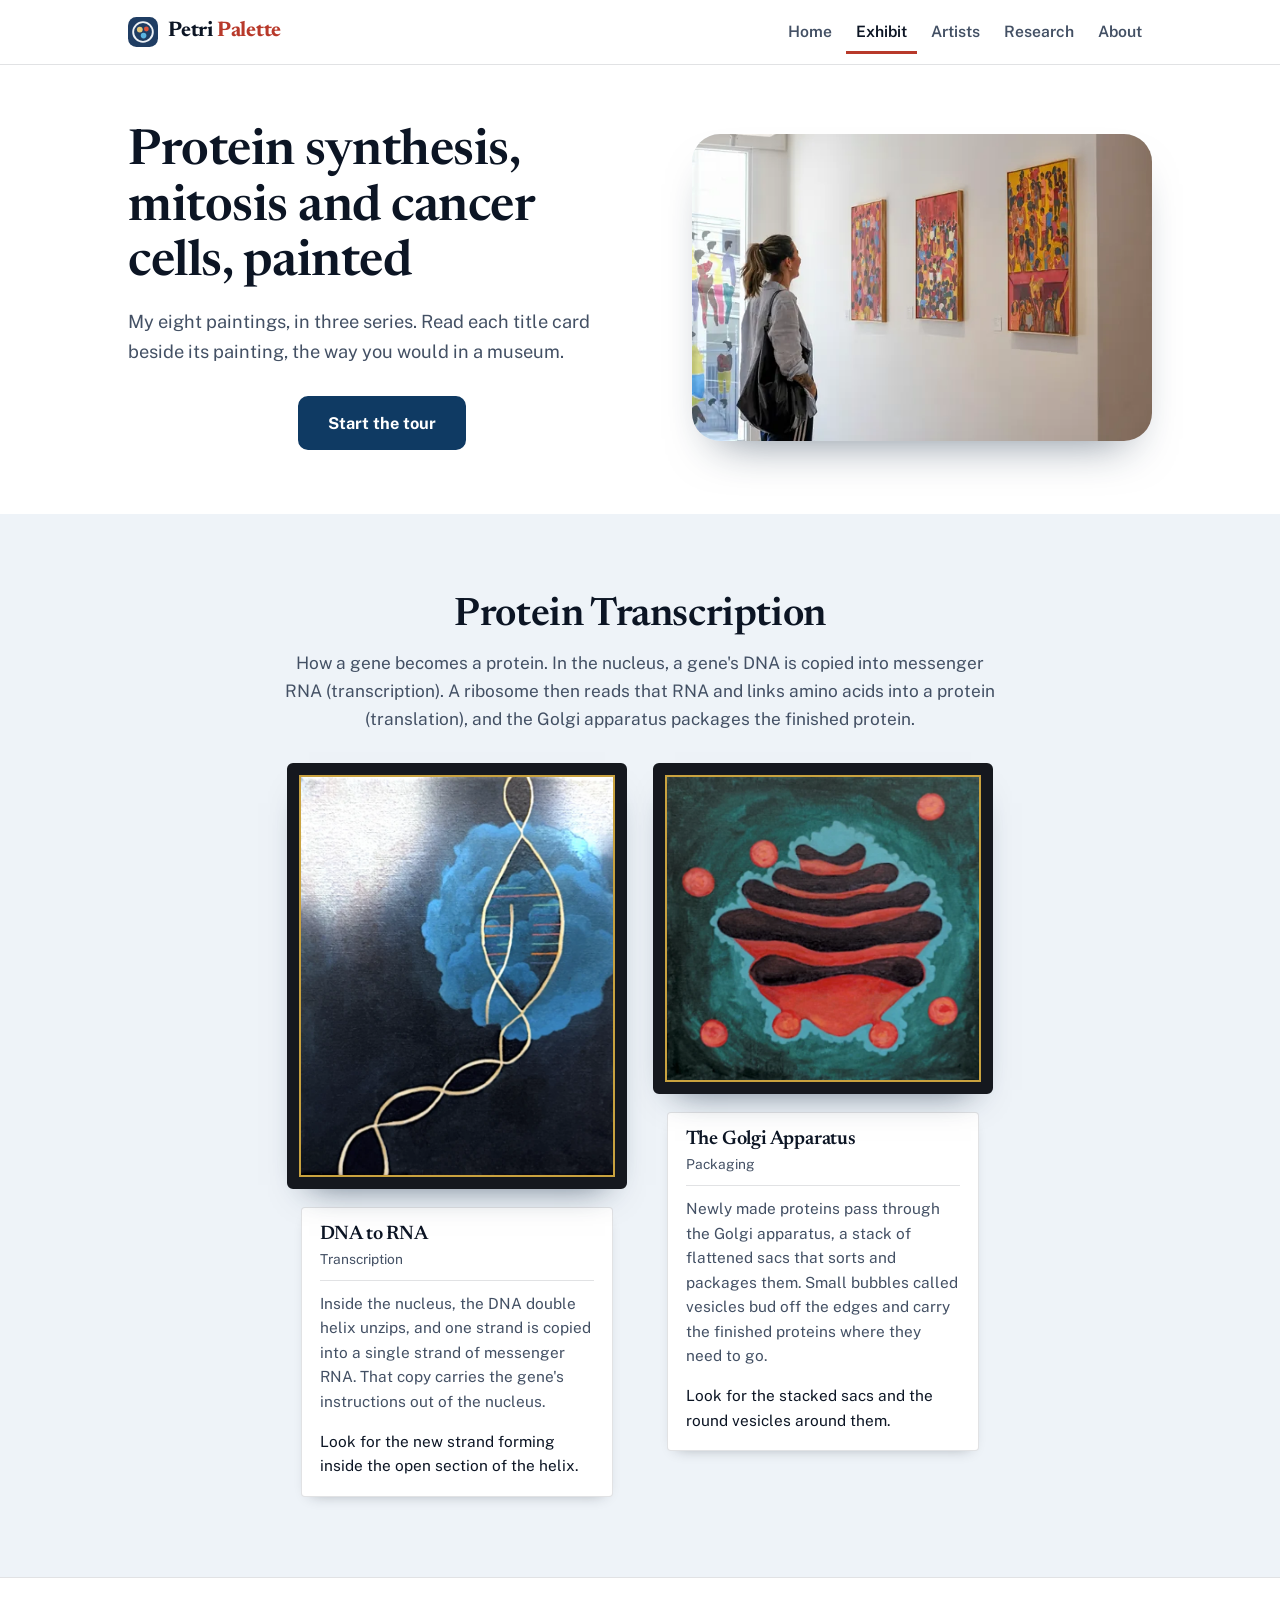
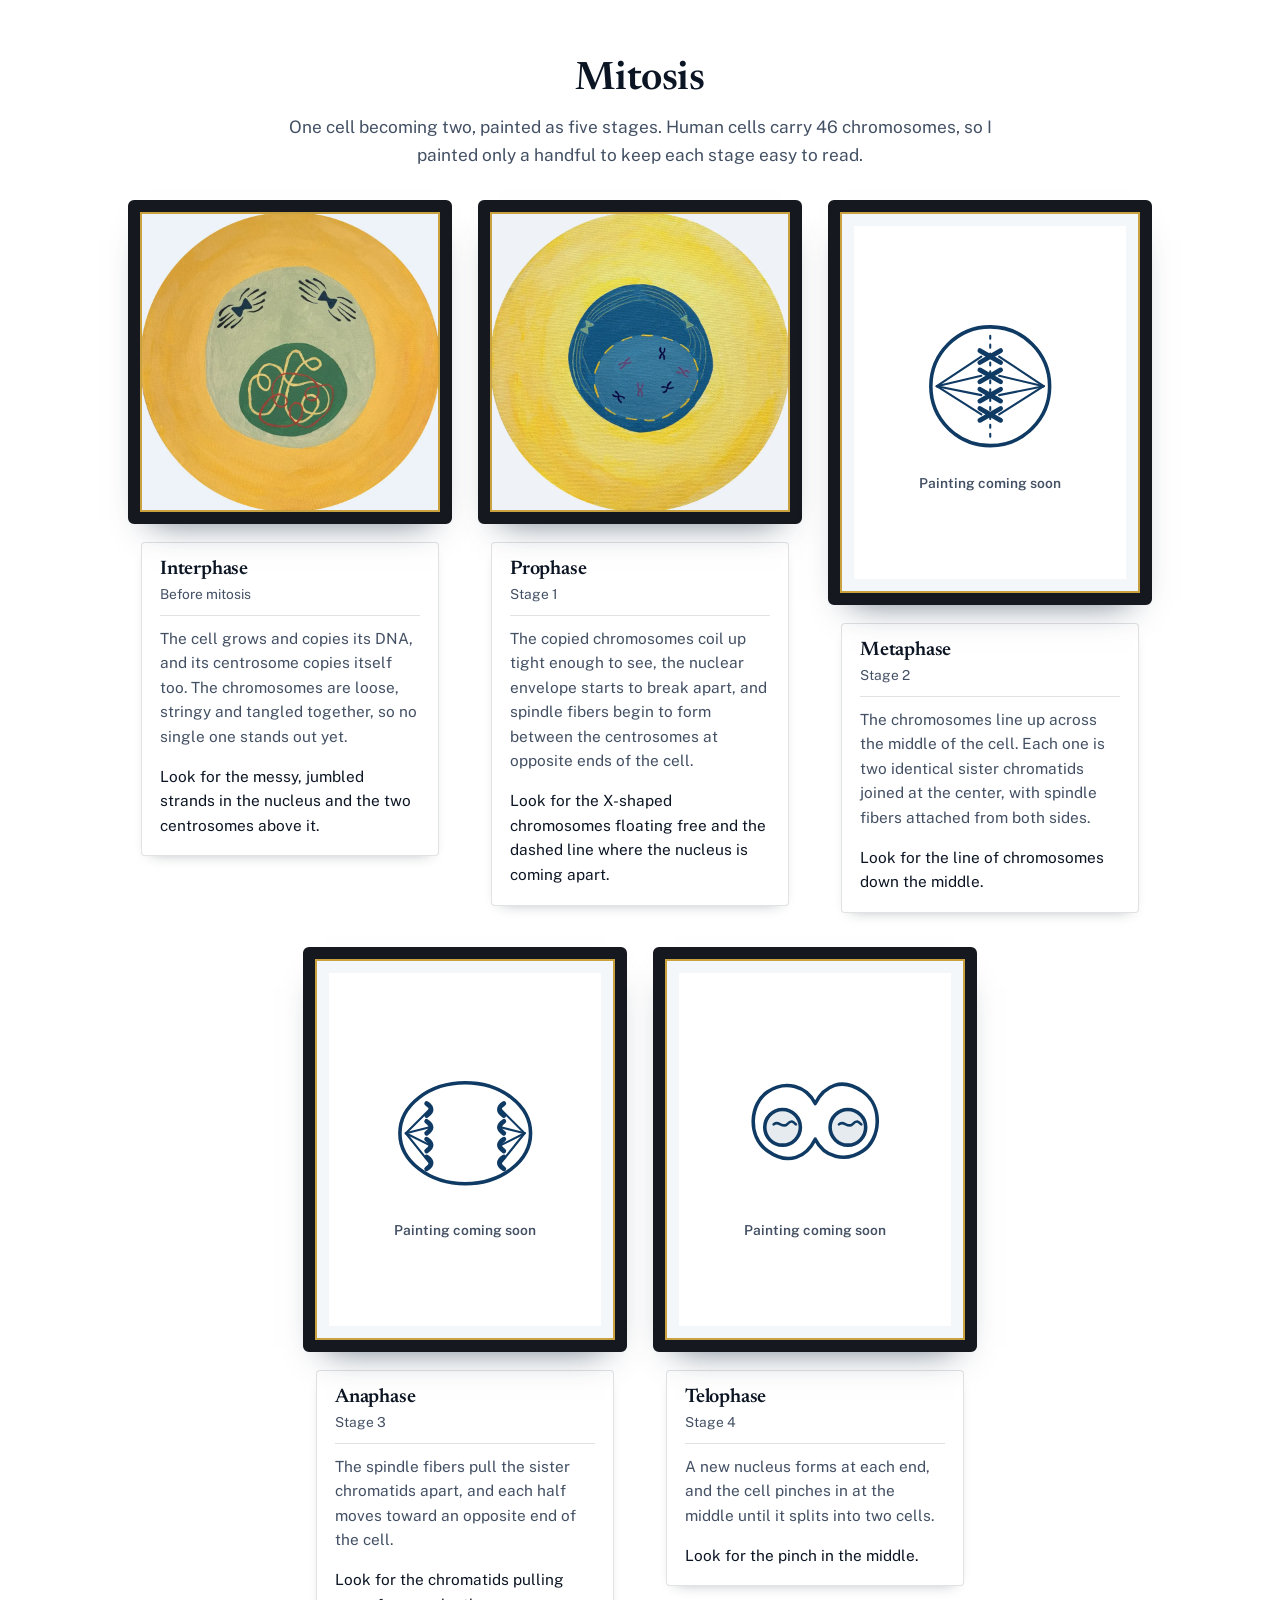
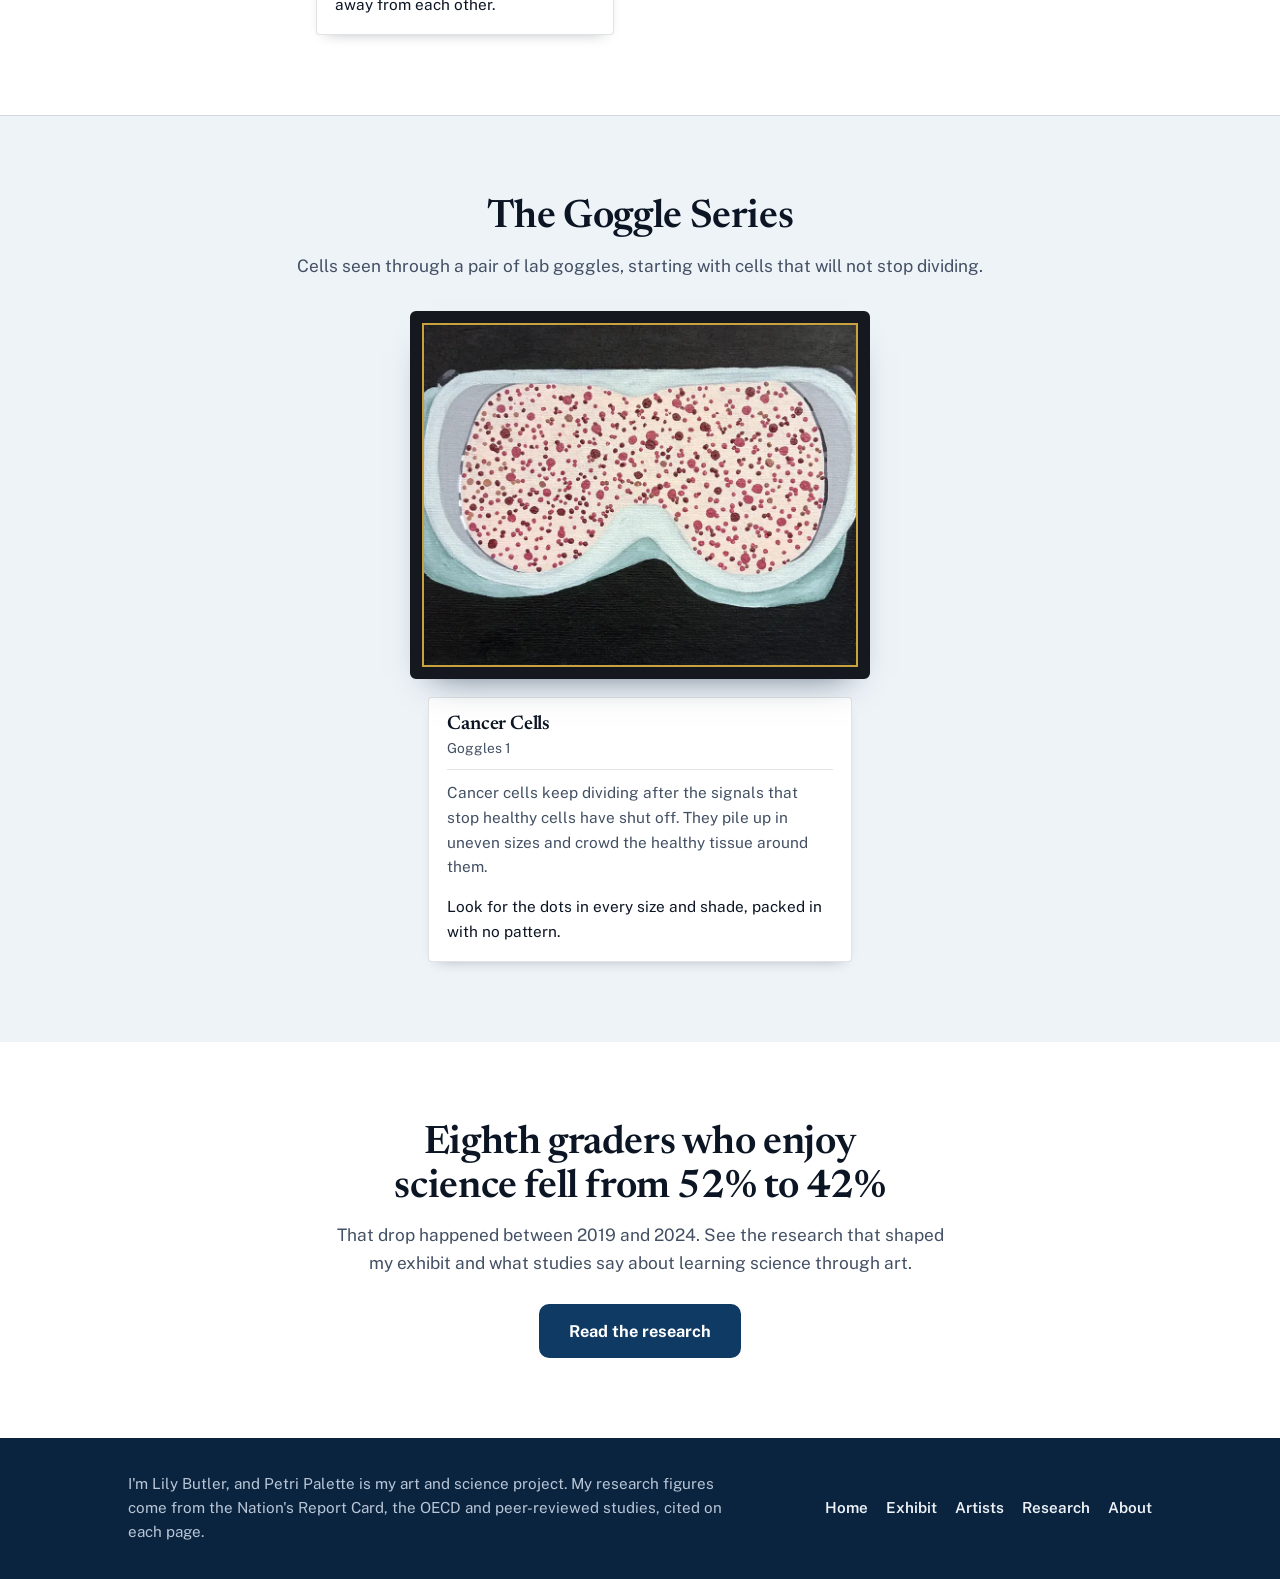
<file: exhibit.html>
<!DOCTYPE html>
<html lang="en">
<head>
<meta charset="UTF-8">
<meta name="viewport" content="width=device-width, initial-scale=1.0">
<title>Cell Paintings: The Stages of Mitosis and Protein Synthesis | Petri Palette</title>
<meta name="description" content="My science art exhibit: paintings of the five stages of mitosis, protein synthesis and cancer cells, each with a plain-language title card.">
<meta name="robots" content="index,follow,max-image-preview:large">
<link rel="canonical" href="https://odyssey-jotun.github.io/petri-palette/exhibit.html">
<meta name="author" content="Lily Butler">
<meta name="theme-color" content="#FFFFFF">
<meta property="og:site_name" content="Petri Palette">
<meta property="og:title" content="Cell Paintings: The Stages of Mitosis and Protein Synthesis | Petri Palette">
<meta property="og:description" content="My science art exhibit: paintings of the five stages of mitosis, protein synthesis and cancer cells, each with a plain-language title card.">
<meta property="og:type" content="website">
<meta property="og:url" content="https://odyssey-jotun.github.io/petri-palette/exhibit.html">
<meta property="og:image" content="https://odyssey-jotun.github.io/petri-palette/images/og.jpg">
<meta property="og:image:width" content="1200">
<meta property="og:image:height" content="630">
<meta property="og:image:alt" content="Lily Butler's painting of a gold DNA double helix unzipping across a blue cloud, on a dark blue wall">
<meta name="twitter:card" content="summary_large_image">
<link rel="icon" href="favicon.svg" type="image/svg+xml">
<link rel="preload" as="image" type="image/webp" href="images/hero-bright-gallery-960.webp" imagesrcset="images/hero-bright-gallery-600.webp 600w, images/hero-bright-gallery-800.webp 800w, images/hero-bright-gallery-960.webp 960w, images/hero-bright-gallery-1200.webp 1200w" imagesizes="(max-width: 860px) calc(100vw - 40px), 500px" fetchpriority="high">
<link rel="preload" href="fonts/newsreader.woff2" as="font" type="font/woff2" crossorigin>
<link rel="preload" href="fonts/public-sans.woff2" as="font" type="font/woff2" crossorigin>
<style>@font-face{font-family:'Newsreader';font-style:normal;font-weight:600 700;font-display:swap;src:url(fonts/newsreader.woff2) format('woff2')}@font-face{font-family:'Public Sans';font-style:normal;font-weight:400 700;font-display:swap;src:url(fonts/public-sans.woff2) format('woff2')}:root{--bg:#FFFFFF;--bg-alt:#EEF3F8;--card:#FFFFFF;--ink:#0C1524;--ink-soft:#435064;--primary:#0F3A63;--primary-dk:#0A2440;--red:#B8392A;--red-lt:#F9E4E0;--red-on-dark:#F4A291;--gold:#C9A23F;--gold-lt:#F5ECD4;--gold-dk:#765A10;--gold-on-dark:#E8C77A;--on-dark:#EEF2F6;--on-dark-soft:#B9C6D6;--line:rgba(12,21,36,0.12);--c2019:#2A6FA6;--c2024:#B8392A;--radius:18px;--radius-lg:28px;--wrap:1080px;--flow-tight:0.32em;--flow-block:44px;--flow-section:80px}*{box-sizing:border-box}html{scroll-behavior:smooth;scroll-padding-top:84px}@media (prefers-reduced-motion:reduce){html{scroll-behavior:auto}*{animation-duration:0.001ms !important;transition-duration:0.001ms !important}}body{margin:0;background:var(--bg);color:var(--ink);font-family:'Public Sans',ui-sans-serif,system-ui,-apple-system,'Segoe UI',sans-serif;font-size:18px;line-height:1.6;-webkit-font-smoothing:antialiased}h1,h2,h3,h4{font-family:'Newsreader',Georgia,'Times New Roman',serif;font-weight:600;line-height:1.12;margin:0 0 var(--flow-tight);color:var(--ink);letter-spacing:-0.01em}h1,h2,h3{text-wrap:balance}p{margin:0 0 1em}p:last-child{margin-bottom:0}a{color:inherit}img{max-width:100%;height:auto}.wrap{max-width:var(--wrap);margin:0 auto;padding:0 28px}.skip{position:absolute;left:-9999px;top:10px;background:var(--card);color:var(--ink);padding:12px 18px;border-radius:10px;z-index:100;text-decoration:none;font-weight:700;border:2px solid var(--primary)}.skip:focus{left:16px}a:focus-visible,button:focus-visible{outline:3px solid var(--red);outline-offset:3px;border-radius:4px}nav.site{position:sticky;top:0;z-index:20;background:rgba(255,255,255,0.94);backdrop-filter:blur(8px);border-bottom:1px solid var(--line)}nav.site .wrap{display:flex;align-items:center;justify-content:space-between;gap:4px 20px;padding-top:10px;padding-bottom:10px;flex-wrap:wrap}.wordmark{display:inline-flex;align-items:center;gap:10px;font-family:'Newsreader',Georgia,serif;font-weight:700;font-size:1.32rem;letter-spacing:-0.01em;color:var(--ink);text-decoration:none;white-space:nowrap;min-height:44px}.wordmark .mark{width:30px;height:30px;flex:none}.wordmark .last{color:var(--red)}nav.site ul{list-style:none;display:flex;align-items:center;gap:4px;margin:0;padding:0;font-size:0.98rem;font-weight:600}nav.site ul a{text-decoration:none;color:var(--ink-soft);display:inline-flex;align-items:center;min-height:44px;padding:0 10px;white-space:nowrap;transition:color 0.15s ease}nav.site ul a:hover{color:var(--primary)}nav.site ul a[aria-current="page"]{color:var(--ink);box-shadow:inset 0 -3px 0 var(--red)}.btn{display:inline-flex;align-items:center;justify-content:center;text-align:center;min-height:50px;background:var(--primary);color:#FFFFFF;text-decoration:none;font-weight:700;font-size:1.02rem;padding:12px 28px;border-radius:10px;border:2px solid var(--primary);transition:background 0.18s ease,color 0.18s ease,border-color 0.18s ease}.btn:hover{background:var(--gold-on-dark);border-color:var(--gold-on-dark);color:var(--primary-dk)}.btn.ghost{background:transparent;color:var(--primary)}.btn.ghost:hover{background:var(--primary);color:#FFFFFF;border-color:var(--primary)}.btn-row{display:flex;gap:14px;flex-wrap:wrap;align-items:center;justify-content:center;margin-top:30px}section{padding:var(--flow-section) 0}.band{background:var(--bg-alt)}.section-head{max-width:720px;margin-bottom:34px}.section-head.center{text-align:center;margin-left:auto;margin-right:auto}h2{font-size:clamp(1.8rem,3.3vw,2.45rem)}.section-head p{color:var(--ink-soft);font-size:1.08rem}.hero{padding:64px 0 80px}.hero-text{text-align:center;max-width:820px;margin:0 auto 40px}.hero h1{font-size:clamp(2.3rem,5.4vw,3.8rem)}.hero .lede{font-size:1.2rem;color:var(--ink-soft);margin:10px auto 0;max-width:40em}.hero-photo{margin:0;border-radius:var(--radius-lg);overflow:hidden;aspect-ratio:3/2;background:var(--bg-alt);box-shadow:0 24px 48px -26px rgba(19,40,64,0.6)}.hero-photo img{display:block;width:100%;height:100%;object-fit:cover}.hero-photo.wide{aspect-ratio:2.2/1}.hero-photo.wide img{object-position:center 60%}.split{display:grid;grid-template-columns:1.05fr 0.95fr;gap:56px;align-items:center}.split.flip{grid-template-columns:0.95fr 1.05fr}.page-hero{padding:60px 0 64px}.page-hero h1{font-size:clamp(2.1rem,4.4vw,3.1rem)}.page-hero .lede{font-size:1.14rem;color:var(--ink-soft);margin-top:8px;max-width:34em}.photo{margin:0;border-radius:var(--radius);overflow:hidden;aspect-ratio:4/3;background:var(--bg-alt);box-shadow:0 20px 40px -24px rgba(19,40,64,0.55)}.photo img{display:block;width:100%;height:100%;object-fit:cover}.split p{color:var(--ink-soft)}.cards{display:grid;grid-template-columns:repeat(3,1fr);gap:22px}.card{background:var(--card);border:1px solid var(--line);border-radius:var(--radius);padding:30px 26px 28px;text-align:center}.card h3{font-size:1.32rem}.card p{font-size:1rem;color:var(--ink-soft)}.card .icon{width:64px;height:64px;border-radius:18px;background:var(--bg-alt);color:var(--primary);display:flex;align-items:center;justify-content:center;margin:0 auto 18px}.card .icon svg{width:36px;height:36px}.card .num{font-family:'Newsreader',Georgia,serif;font-weight:700;font-size:clamp(2.4rem,4.2vw,3rem);line-height:1;letter-spacing:-0.02em;color:var(--red);margin:0 0 10px}.card .of{font-size:0.9rem;font-weight:700;color:var(--ink-soft);margin:12px 0 0;border-top:1px solid var(--line);padding-top:12px}.band .card .icon{background:var(--gold-lt);color:var(--gold-dk)}.punch{font-family:'Newsreader',Georgia,serif;font-weight:600;font-size:clamp(1.3rem,2.4vw,1.65rem);line-height:1.3;text-align:center;color:var(--primary);max-width:760px;margin:var(--flow-block) auto 0}.strip{list-style:none;margin:var(--flow-block) 0 0;padding:0;display:grid;grid-template-columns:repeat(3,1fr);background:var(--card);border:1px solid var(--line);border-radius:var(--radius)}.strip li{padding:24px 26px;border-left:1px solid var(--line);text-align:center}.strip li:first-child{border-left:0}.strip .n{display:block;font-family:'Newsreader',Georgia,serif;font-weight:700;font-size:2.2rem;line-height:1;color:var(--primary);margin-bottom:8px}.strip .t{font-size:0.98rem;color:var(--ink-soft);line-height:1.4;display:block}.about-text p{font-size:1.06rem}.about-text p.name-line{color:var(--ink);font-weight:700;font-size:1.12rem;margin-top:0}.steps{list-style:none;margin:0;padding:0;display:grid;grid-template-columns:repeat(3,1fr);gap:22px;counter-reset:step}.steps li{background:var(--card);border:1px solid var(--line);border-radius:var(--radius);padding:28px 26px;counter-increment:step;text-align:center}.steps li:before{content:counter(step);display:flex;align-items:center;justify-content:center;width:46px;height:46px;border-radius:50%;background:var(--primary);color:#FFFFFF;font-family:'Newsreader',Georgia,serif;font-weight:700;font-size:1.35rem;margin:0 auto 18px}.steps h3{font-size:1.3rem}.steps p{font-size:1rem;color:var(--ink-soft)}.after{background:var(--primary-dk);color:var(--on-dark)}.after h2,.after h3{color:#FFFFFF}.stakes{display:grid;grid-template-columns:1fr 1fr;gap:26px}.stake h3{font-size:1.35rem;margin-bottom:14px;text-align:center}.outcomes{list-style:none;margin:0;padding:0;display:grid;gap:12px}.outcomes li{display:grid;grid-template-columns:26px 1fr;gap:14px;align-items:start;background:rgba(255,255,255,0.06);border:1px solid rgba(238,242,246,0.16);border-radius:14px;padding:16px 18px;color:var(--on-dark);font-size:1.02rem}.outcomes svg{width:24px;height:24px;margin-top:2px;color:var(--red-on-dark)}.stake.good .outcomes svg{color:var(--gold-on-dark)}.stake.good .outcomes li{background:rgba(232,199,122,0.08);border-color:rgba(232,199,122,0.34)}.closing{text-align:center}.closing .wrap{max-width:680px}.closing p{color:var(--ink-soft);font-size:1.08rem}.closing .btn-row{margin-top:26px}.series{scroll-margin-top:90px}.series + .series{border-top:1px solid var(--line)}.series .section-head{margin-bottom:30px}.wall{display:grid;grid-template-columns:repeat(3,1fr);gap:34px 26px;align-items:start}.wall.five{grid-template-columns:repeat(6,1fr)}.wall.two{grid-template-columns:repeat(2,minmax(0,340px));justify-content:center}.wall.one{grid-template-columns:minmax(0,460px);justify-content:center}.wall.five .piece{grid-column:span 2}.wall.five .piece:nth-child(4){grid-column:2 / span 2}.piece{display:grid;gap:18px;justify-items:center}.frame{width:100%;aspect-ratio:4/5;margin:0;background:#FFFFFF;border:12px solid #15181E;border-radius:6px;box-shadow:0 18px 34px -22px rgba(19,40,64,0.7),inset 0 0 0 14px #F4F7FA;display:flex;flex-direction:column;align-items:center;justify-content:center;gap:14px;color:var(--primary);padding:22px}.frame svg{width:58%;height:auto;max-height:62%}.frame .soon{font-size:0.86rem;font-weight:600;color:var(--ink-soft);text-align:center;line-height:1.3}.frame img{width:100%;height:100%;object-fit:cover}.frame.art{padding:0;height:auto;box-shadow:0 18px 34px -22px rgba(19,40,64,0.7)}.frame.art img{display:block}.label{width:92%;background:var(--card);border:1px solid var(--line);border-radius:4px;padding:16px 18px 18px;text-align:left;box-shadow:0 6px 14px -10px rgba(24,32,43,0.45)}.label h3{font-size:1.22rem;margin-bottom:2px}.label .meta{font-size:0.86rem;color:var(--ink-soft);margin:0 0 10px;padding-bottom:10px;border-bottom:1px solid var(--line)}.label p{font-size:0.96rem;color:var(--ink-soft)}.label .see{margin-top:10px;color:var(--ink)}.chart{background:var(--card);border:1px solid var(--line);border-radius:var(--radius);padding:28px 30px;margin:0}.chart h3{font-size:1.3rem}.chart .sub{color:var(--ink-soft);font-size:0.98rem;margin-bottom:18px}.legend{list-style:none;margin:0 0 18px;padding:0;display:flex;gap:20px;flex-wrap:wrap;font-size:0.94rem;color:var(--ink-soft)}.legend li{display:flex;align-items:center;gap:8px}.legend i{width:14px;height:14px;border-radius:4px;display:inline-block}.legend i.y19,.bar.y19{background:var(--c2019)}.legend i.y24,.bar.y24{background:var(--c2024)}.bars{display:grid;gap:22px}.bars .row h4{font-family:'Public Sans',sans-serif;font-size:1rem;font-weight:700;margin-bottom:8px}.pair{display:grid;gap:4px}.barline{display:grid;grid-template-columns:44px 1fr;gap:10px;align-items:center;font-size:0.9rem;color:var(--ink-soft)}.track{position:relative;height:30px}.bar{display:flex;align-items:center;justify-content:flex-end;height:100%;border-radius:0 4px 4px 0;padding-right:10px;color:#FFFFFF;font-weight:700;font-size:0.95rem;min-width:52px}.bar:hover{filter:brightness(1.08)}.chart .cite-line{margin-top:18px}.facts{display:grid;grid-template-columns:1fr 1fr;gap:22px;margin-top:var(--flow-block)}.fact{background:var(--card);border:1px solid var(--line);border-radius:var(--radius);padding:26px}.fact h3{font-size:1.25rem}.fact p{color:var(--ink-soft);font-size:1rem}.cite-line{font-size:0.9rem;color:var(--ink-soft);font-style:italic;margin-top:14px}.prose{max-width:760px;margin:0 auto}.prose p{color:var(--ink-soft);font-size:1.06rem}.prose h2 + p{margin-top:0}.prose p + h2,.prose .facts + h2{margin-top:var(--flow-block)}.refs{padding:56px 0;border-top:1px solid var(--line)}.refs h2{font-size:1.5rem}.refs ol{max-width:860px;margin:0;padding-left:1.3rem;display:grid;gap:8px;font-size:0.95rem;color:var(--ink-soft)}footer{background:var(--primary-dk);color:var(--on-dark-soft);padding:34px 0;font-size:0.95rem}footer .wrap{display:flex;justify-content:space-between;align-items:center;flex-wrap:wrap;gap:10px 24px}footer p{margin:0;max-width:40em}footer ul{list-style:none;display:flex;flex-wrap:wrap;gap:0 18px;margin:0;padding:0;font-weight:600}footer ul a{display:inline-flex;align-items:center;min-height:44px;color:var(--on-dark);text-decoration:none}@media (max-width:900px){nav.site ul{order:3;width:100%;justify-content:space-between;gap:0;border-top:1px solid var(--line)}nav.site ul a{padding:0 4px;font-size:0.95rem}html{scroll-padding-top:130px}.wall,.wall.five,.wall.two{grid-template-columns:1fr 1fr}.wall.one{grid-template-columns:minmax(0,460px)}.wall.five .piece,.wall.five .piece:nth-child(4){grid-column:auto}}@media (min-width:560px) and (max-width:900px){nav.site ul{justify-content:flex-start;gap:18px}}@media (max-width:860px){.split,.split.flip{grid-template-columns:1fr;gap:30px}.page-hero .hero-photo{order:-1;aspect-ratio:16/10}.split.flip>.photo{order:0}.cards,.steps,.stakes,.facts{grid-template-columns:1fr}.hero-photo.wide{aspect-ratio:3/2}}@media (max-width:620px){:root{--flow-section:56px;--flow-block:34px}body{font-size:17px}.wrap{padding:0 20px}.hero{padding:36px 0 56px}.hero-text{margin-bottom:28px}.page-hero{padding:24px 0 44px}.btn-row .btn{width:100%}.strip{grid-template-columns:1fr}.strip li{border-left:0;border-top:1px solid var(--line)}.strip li:first-child{border-top:0}.wall,.wall.five,.wall.two{grid-template-columns:1fr;gap:40px}.frame{max-width:340px}.frame:not(.art){aspect-ratio:1/1}.chart{padding:22px 18px}.wordmark{font-size:1.2rem}}a.card{text-decoration:none;color:inherit;transition:border-color 0.15s ease}a.card:hover{border-color:var(--red)}a.card:hover h3{color:var(--primary)}.about-art{max-width:400px;justify-self:center}.label .credit{font-size:0.82rem;font-style:italic;color:var(--ink-soft);margin-top:10px;padding-top:10px;border-top:1px solid var(--line)}.card .where{font-size:0.92rem;font-weight:700;color:var(--red);margin:0 0 10px}.portrait{aspect-ratio:4/5;max-width:440px;width:100%;justify-self:center}.photo.portrait,.hero-photo.portrait{aspect-ratio:4/5}.portrait img{object-position:center 30%}@media (max-width:860px){.page-hero .hero-photo.portrait{aspect-ratio:1/1;max-width:400px;margin:0 auto}.split>.photo.portrait{order:-1;max-width:400px;margin:0 auto}}.studio-hero{background:var(--primary-dk);color:var(--on-dark);padding:64px 0 72px;overflow:hidden}.studio{display:grid;grid-template-columns:0.92fr 1.08fr;gap:48px;align-items:center}.studio-text{position:relative;z-index:1}.studio-hero h1{color:#FFFFFF;font-size:clamp(2.2rem,4.6vw,3.4rem)}.studio-hero .lede{color:var(--on-dark-soft);font-size:1.14rem;margin-top:10px;max-width:32em}.studio-art{position:relative;padding:0 0 40px}.canvas{margin:0 auto;width:min(100%,470px);aspect-ratio:711/890;border-radius:4px;overflow:hidden;box-shadow:0 0 0 1px rgba(238,242,246,0.12),0 36px 70px -24px rgba(0,0,0,0.85)}.canvas img{display:block;width:100%;height:100%;object-fit:cover}.studio-card{position:absolute;right:max(0px,calc(50% - 290px));bottom:0;margin:0;background:#FFFFFF;color:var(--ink);border-radius:4px;padding:10px 14px;font-size:0.86rem;line-height:1.35;max-width:220px;box-shadow:0 10px 22px -12px rgba(0,0,0,0.7)}.studio-card strong{display:block;font-family:'Newsreader',Georgia,serif;font-size:1.05rem;font-weight:600}.studio-card span{color:var(--ink-soft)}.studio-hero .strip{margin-top:56px}.btn.light{background:#FFFFFF;border-color:#FFFFFF;color:var(--primary-dk)}.btn.light:hover{background:#E8C77A;border-color:#E8C77A;color:var(--primary-dk)}@media (prefers-reduced-motion:no-preference){.studio-card{animation:studio-rise 0.7s cubic-bezier(.2,.7,.2,1) 0.2s both}}@keyframes studio-rise{from{opacity:0;transform:translateY(28px)}to{opacity:1;transform:none}}@keyframes studio-fade{from{opacity:0}to{opacity:1}}@media (max-width:860px){.studio{grid-template-columns:1fr;gap:34px}.studio-art{order:-1;padding:0 0 36px}.canvas{width:84%}.studio-card{max-width:170px;padding:8px 11px;font-size:0.8rem}.studio-hero{padding:32px 0 56px}.studio-hero .strip{margin-top:40px}}.frame{position:relative}.frame::after{content:"";position:absolute;inset:0;box-shadow:inset 0 0 0 2px var(--gold);pointer-events:none}.canvas{position:relative}.canvas::after{content:"";position:absolute;inset:0;box-shadow:inset 0 0 0 2px var(--gold);pointer-events:none}.after .stake h3,.studio-card strong{color:inherit}footer ul a:hover{color:var(--gold-on-dark)}.cards.two{grid-template-columns:repeat(2,minmax(0,360px));justify-content:center}@media (max-width:860px){.cards.two{grid-template-columns:1fr}}.hero2{display:grid;grid-template-columns:0.9fr 1.1fr;gap:56px;align-items:center}.hero2-text{position:relative;z-index:1}.hero2-text h1{color:#FFFFFF;font-size:clamp(2.3rem,4.4vw,3.5rem)}.diptych{display:grid;grid-template-columns:1fr 1fr;gap:14px}.trip-photo{margin:0;aspect-ratio:4/5;border-radius:var(--radius);overflow:hidden;box-shadow:0 30px 60px -24px rgba(0,0,0,0.8)}.trip-photo img{display:block;width:100%;height:100%;object-fit:cover;object-position:center 25%}.diptych .canvas{width:100%;margin:0}@media (max-width:860px){.hero2{grid-template-columns:1fr;gap:26px}.diptych{order:-1;gap:10px}}.film-sec{padding:72px 0 var(--flow-section)}.film-sec .section-head{max-width:900px}.film{position:relative;max-width:960px;margin:0 auto;aspect-ratio:16/9;background:var(--primary-dk);border:12px solid #15181E;border-radius:6px;box-shadow:0 30px 60px -30px rgba(19,40,64,0.75)}.film::after{content:"";position:absolute;inset:0;box-shadow:inset 0 0 0 2px var(--gold);pointer-events:none}.film video{display:block;width:100%;height:100%;object-fit:cover}.film-play{position:absolute;inset:0;margin:auto;width:88px;height:88px;border:0;border-radius:50%;background:rgba(10,36,64,0.9);color:#FFFFFF;display:grid;place-items:center;cursor:pointer;box-shadow:0 14px 30px -12px rgba(0,0,0,0.7);transition:background 0.18s ease,color 0.18s ease,transform 0.18s ease}.film-play[hidden]{display:none}.film-play:hover,.film-play:focus-visible{background:var(--gold-on-dark);color:var(--primary-dk);transform:scale(1.05)}.film-play svg{width:36px;height:36px;margin-left:5px}.film.playing .film-play{display:none}@media (max-width:620px){.film-sec{padding:44px 0 56px}.film{border-width:7px}.film-play{width:68px;height:68px}.film-play svg{width:28px;height:28px}}</style>
<script type="application/ld+json">{"@context":"https://schema.org","@graph":[{"@type":"WebSite","@id":"https://odyssey-jotun.github.io/petri-palette/#site","url":"https://odyssey-jotun.github.io/petri-palette/","name":"Petri Palette","description":"Paintings of cells, mitosis and protein synthesis that make biology easier to picture, with the research behind the project.","author":{"@id":"https://odyssey-jotun.github.io/petri-palette/#lily"},"inLanguage":"en-US"},{"@type":"Person","@id":"https://odyssey-jotun.github.io/petri-palette/#lily","name":"Lily Butler","description":"High school senior, painter and student researcher who created Petri Palette, an art exhibit of cells, mitosis and protein synthesis.","url":"https://odyssey-jotun.github.io/petri-palette/#about"},{"@type":"CollectionPage","@id":"https://odyssey-jotun.github.io/petri-palette/exhibit.html#page","url":"https://odyssey-jotun.github.io/petri-palette/exhibit.html","name":"Cell Paintings: The Stages of Mitosis and Protein Synthesis | Petri Palette","headline":"Cell Paintings: The Stages of Mitosis and Protein Synthesis | Petri Palette","description":"My science art exhibit: paintings of the five stages of mitosis, protein synthesis and cancer cells, each with a plain-language title card.","isPartOf":{"@id":"https://odyssey-jotun.github.io/petri-palette/#site"},"author":{"@id":"https://odyssey-jotun.github.io/petri-palette/#lily"},"inLanguage":"en-US","datePublished":"2026-11-23","dateModified":"2026-11-23","image":"https://odyssey-jotun.github.io/petri-palette/images/og.jpg","mainEntity":{"@type":"ItemList","itemListElement":[{"@type":"ListItem","position":1,"name":"DNA to RNA","url":"https://odyssey-jotun.github.io/petri-palette/exhibit.html#dna-to-rna"},{"@type":"ListItem","position":2,"name":"The Golgi Apparatus","url":"https://odyssey-jotun.github.io/petri-palette/exhibit.html#golgi-apparatus"},{"@type":"ListItem","position":3,"name":"Interphase","url":"https://odyssey-jotun.github.io/petri-palette/exhibit.html#interphase"},{"@type":"ListItem","position":4,"name":"Prophase","url":"https://odyssey-jotun.github.io/petri-palette/exhibit.html#prophase"},{"@type":"ListItem","position":5,"name":"Metaphase","url":"https://odyssey-jotun.github.io/petri-palette/exhibit.html#metaphase"},{"@type":"ListItem","position":6,"name":"Anaphase","url":"https://odyssey-jotun.github.io/petri-palette/exhibit.html#anaphase"},{"@type":"ListItem","position":7,"name":"Telophase","url":"https://odyssey-jotun.github.io/petri-palette/exhibit.html#telophase"},{"@type":"ListItem","position":8,"name":"Cancer Cells","url":"https://odyssey-jotun.github.io/petri-palette/exhibit.html#cancer-cells"}]}},{"@type":"BreadcrumbList","itemListElement":[{"@type":"ListItem","position":1,"name":"Home","item":"https://odyssey-jotun.github.io/petri-palette/"},{"@type":"ListItem","position":2,"name":"The Exhibit","item":"https://odyssey-jotun.github.io/petri-palette/exhibit.html"}]}]}</script>
</head>
<body>

<a class="skip" href="#main">Skip to content</a>
<nav class="site" aria-label="Primary">
  <div class="wrap">
    <a class="wordmark" href="index.html"><svg class="mark" viewBox="0 0 32 32" aria-hidden="true"><rect width="32" height="32" rx="9" fill="#1F3D63"/><circle cx="16" cy="16" r="10.5" fill="none" stroke="#EEF2F6" stroke-width="2"/><circle cx="12.6" cy="13.4" r="3.1" fill="#E8C77A"/><circle cx="19.6" cy="12.8" r="2.6" fill="#E0533A"/><circle cx="16.6" cy="19.8" r="3" fill="#5BB4E0"/></svg><span>Petri <span class="last">Palette</span></span></a>
    <ul>
      <li><a href="index.html">Home</a></li>
      <li><a href="exhibit.html" aria-current="page">Exhibit</a></li>
      <li><a href="artists.html">Artists</a></li>
      <li><a href="research.html">Research</a></li>
      <li><a href="about.html">About</a></li>
    </ul>
  </div>
</nav>

<main id="main">

<header class="page-hero">
  <div class="wrap split">
    <div>
      <h1>Protein synthesis, mitosis and cancer cells, painted</h1>
      <p class="lede">My eight paintings, in three series. Read each title card beside its painting, the way you would in a museum.</p>
      <div class="btn-row center">
        <a href="#protein-transcription" class="btn">Start the tour</a>
      </div>
    </div>
    <figure class="hero-photo"><img src="images/hero-bright-gallery-960.webp" srcset="images/hero-bright-gallery-600.webp 600w, images/hero-bright-gallery-800.webp 800w, images/hero-bright-gallery-960.webp 960w, images/hero-bright-gallery-1200.webp 1200w" sizes="(max-width: 860px) calc(100vw - 40px), 500px" width="1200" height="800" alt="A visitor standing in a bright gallery, looking at a wall of colorful paintings" fetchpriority="high" decoding="async"></figure>
  </div>
</header>

<section class="series band" id="protein-transcription">
  <div class="wrap">
    <div class="section-head center">
      <h2>Protein Transcription</h2>
      <p>How a gene becomes a protein. In the nucleus, a gene's DNA is copied into messenger RNA (transcription). A ribosome then reads that RNA and links amino acids into a protein (translation), and the Golgi apparatus packages the finished protein.</p>
    </div>
    <div class="wall two">
      <article class="piece" id="dna-to-rna">
        <figure class="frame art" style="aspect-ratio:711/890"><img src="images/art/dna-helix.webp" width="711" height="890" alt="My painting: a gold DNA double helix unzipping across a blue cloud on a dark background, with colored base pairs and a new strand inside" loading="lazy" decoding="async"></figure>
        <div class="label">
          <h3>DNA to RNA</h3>
          <p class="meta">Transcription</p>
          <p>Inside the nucleus, the DNA double helix unzips, and one strand is copied into a single strand of messenger RNA. That copy carries the gene's instructions out of the nucleus.</p>
          <p class="see">Look for the new strand forming inside the open section of the helix.</p>
        </div>
      </article>
      <article class="piece" id="golgi-apparatus">
        <figure class="frame art" style="aspect-ratio:713/694"><img src="images/art/golgi-apparatus.webp" width="713" height="694" alt="My painting: a stack of curved dark and red-orange sacs on a teal background, ringed by round orange vesicles" loading="lazy" decoding="async"></figure>
        <div class="label">
          <h3>The Golgi Apparatus</h3>
          <p class="meta">Packaging</p>
          <p>Newly made proteins pass through the Golgi apparatus, a stack of flattened sacs that sorts and packages them. Small bubbles called vesicles bud off the edges and carry the finished proteins where they need to go.</p>
          <p class="see">Look for the stacked sacs and the round vesicles around them.</p>
        </div>
      </article>
    </div>
  </div>
</section>
<section class="series" id="mitosis">
  <div class="wrap">
    <div class="section-head center">
      <h2>Mitosis</h2>
      <p>One cell becoming two, painted as five stages. Human cells carry 46 chromosomes, so I painted only a handful to keep each stage easy to read.</p>
    </div>
    <div class="wall five">
      <article class="piece" id="interphase">
        <figure class="frame art" style="aspect-ratio:900/900"><img src="images/art/interphase.webp" width="900" height="900" alt="My painting: a round yellow cell with a pale green center, a dark green nucleus holding tangled yellow and red strands, and two small blue centrosomes with fine fibers above it" loading="lazy" decoding="async"></figure>
        <div class="label">
          <h3>Interphase</h3>
          <p class="meta">Before mitosis</p>
          <p>The cell grows and copies its DNA, and its centrosome copies itself too. The chromosomes are loose, stringy and tangled together, so no single one stands out yet.</p>
          <p class="see">Look for the messy, jumbled strands in the nucleus and the two centrosomes above it.</p>
        </div>
      </article>
      <article class="piece" id="prophase">
        <figure class="frame art" style="aspect-ratio:900/900"><img src="images/art/prophase.webp" width="900" height="900" alt="My painting: a round yellow cell with a deep teal center, a lighter teal nucleus outlined in dashed yellow holding six small navy and pink X-shaped chromosomes, and two pale green centrosomes with fine spindle fibers curving around it" loading="lazy" decoding="async"></figure>
        <div class="label">
          <h3>Prophase</h3>
          <p class="meta">Stage 1</p>
          <p>The copied chromosomes coil up tight enough to see, the nuclear envelope starts to break apart, and spindle fibers begin to form between the centrosomes at opposite ends of the cell.</p>
          <p class="see">Look for the X-shaped chromosomes floating free and the dashed line where the nucleus is coming apart.</p>
        </div>
      </article>
      <article class="piece" id="metaphase">
        <figure class="frame"><svg viewBox="0 0 100 100" fill="none" stroke="currentColor" stroke-width="2.4" stroke-linecap="round" stroke-linejoin="round" aria-hidden="true"><circle cx="50" cy="50" r="40"/><path d="M50 16v68" stroke-dasharray="2 4" stroke-width="1.4"/><g transform="translate(50 30) rotate(90) scale(1.0)"><path d="M-4-7Q0 0 4 7M4-7Q0 0-4 7" stroke-width="3.2"/></g><g transform="translate(50 43) rotate(90) scale(1.0)"><path d="M-4-7Q0 0 4 7M4-7Q0 0-4 7" stroke-width="3.2"/></g><g transform="translate(50 56) rotate(90) scale(1.0)"><path d="M-4-7Q0 0 4 7M4-7Q0 0-4 7" stroke-width="3.2"/></g><g transform="translate(50 69) rotate(90) scale(1.0)"><path d="M-4-7Q0 0 4 7M4-7Q0 0-4 7" stroke-width="3.2"/></g><path d="M14 50L44 30M86 50L56 30" stroke-width="1.4"/><path d="M14 50L44 43M86 50L56 43" stroke-width="1.4"/><path d="M14 50L44 56M86 50L56 56" stroke-width="1.4"/><path d="M14 50L44 69M86 50L56 69" stroke-width="1.4"/></svg><figcaption class="soon">Painting coming soon</figcaption></figure>
        <div class="label">
          <h3>Metaphase</h3>
          <p class="meta">Stage 2</p>
          <p>The chromosomes line up across the middle of the cell. Each one is two identical sister chromatids joined at the center, with spindle fibers attached from both sides.</p>
          <p class="see">Look for the line of chromosomes down the middle.</p>
        </div>
      </article>
      <article class="piece" id="anaphase">
        <figure class="frame"><svg viewBox="0 0 100 100" fill="none" stroke="currentColor" stroke-width="2.4" stroke-linecap="round" stroke-linejoin="round" aria-hidden="true"><ellipse cx="50" cy="50" rx="44" ry="34"/><g transform="translate(30 34) rotate(-90)"><path d="M-4-6Q0 0 4-6" stroke-width="3.2"/></g><g transform="translate(70 34) rotate(90)"><path d="M-4-6Q0 0 4-6" stroke-width="3.2"/></g><g transform="translate(30 46) rotate(-90)"><path d="M-4-6Q0 0 4-6" stroke-width="3.2"/></g><g transform="translate(70 46) rotate(90)"><path d="M-4-6Q0 0 4-6" stroke-width="3.2"/></g><g transform="translate(30 58) rotate(-90)"><path d="M-4-6Q0 0 4-6" stroke-width="3.2"/></g><g transform="translate(70 58) rotate(90)"><path d="M-4-6Q0 0 4-6" stroke-width="3.2"/></g><g transform="translate(30 70) rotate(-90)"><path d="M-4-6Q0 0 4-6" stroke-width="3.2"/></g><g transform="translate(70 70) rotate(90)"><path d="M-4-6Q0 0 4-6" stroke-width="3.2"/></g><path d="M10 50L26 34M90 50L74 34" stroke-width="1.4"/><path d="M10 50L26 46M90 50L74 46" stroke-width="1.4"/><path d="M10 50L26 58M90 50L74 58" stroke-width="1.4"/><path d="M10 50L26 70M90 50L74 70" stroke-width="1.4"/></svg><figcaption class="soon">Painting coming soon</figcaption></figure>
        <div class="label">
          <h3>Anaphase</h3>
          <p class="meta">Stage 3</p>
          <p>The spindle fibers pull the sister chromatids apart, and each half moves toward an opposite end of the cell.</p>
          <p class="see">Look for the chromatids pulling away from each other.</p>
        </div>
      </article>
      <article class="piece" id="telophase">
        <figure class="frame"><svg viewBox="0 0 100 100" fill="none" stroke="currentColor" stroke-width="2.4" stroke-linecap="round" stroke-linejoin="round" aria-hidden="true"><path d="M50 30c-6-12-20-16-32-8s-14 30 0 40 26 4 32-8c6 12 20 16 32 8s14-30 0-40-26-4-32 8z"/><circle cx="28" cy="46" r="12" fill="currentColor" fill-opacity=".1"/><circle cx="72" cy="46" r="12" fill="currentColor" fill-opacity=".1"/><path d="M22 44c3-3 6 3 9 0s4-2 6 0M66 44c3-3 6 3 9 0s4-2 6 0" stroke-width="1.8"/></svg><figcaption class="soon">Painting coming soon</figcaption></figure>
        <div class="label">
          <h3>Telophase</h3>
          <p class="meta">Stage 4</p>
          <p>A new nucleus forms at each end, and the cell pinches in at the middle until it splits into two cells.</p>
          <p class="see">Look for the pinch in the middle.</p>
        </div>
      </article>
    </div>
  </div>
</section>
<section class="series band" id="goggle-series">
  <div class="wrap">
    <div class="section-head center">
      <h2>The Goggle Series</h2>
      <p>Cells seen through a pair of lab goggles, starting with cells that will not stop dividing.</p>
    </div>
    <div class="wall one">
      <article class="piece" id="cancer-cells">
        <figure class="frame art" style="aspect-ratio:900/720"><img src="images/art/goggles-cancer-cells.webp" width="900" height="720" alt="My painting: a pair of mint and white lab goggles on a dark green background, the lenses filled with hundreds of red, pink and maroon dots in different sizes" loading="lazy" decoding="async"></figure>
        <div class="label">
          <h3>Cancer Cells</h3>
          <p class="meta">Goggles 1</p>
          <p>Cancer cells keep dividing after the signals that stop healthy cells have shut off. They pile up in uneven sizes and crowd the healthy tissue around them.</p>
          <p class="see">Look for the dots in every size and shade, packed in with no pattern.</p>
        </div>
      </article>
    </div>
  </div>
</section>

<section class="closing">
  <div class="wrap">
    <h2>Eighth graders who enjoy science fell from 52% to 42%</h2>
    <p>That drop happened between 2019 and 2024. See the research that shaped my exhibit and what studies say about learning science through art.</p>
    <div class="btn-row"><a href="research.html" class="btn">Read the research</a></div>
  </div>
</section>

</main>

<footer>
  <div class="wrap">
    <p>I'm Lily Butler, and Petri Palette is my art and science project. My research figures come from the Nation's Report Card, the OECD and peer-reviewed studies, cited on each page.</p>
    <ul>
      <li><a href="index.html">Home</a></li>
      <li><a href="exhibit.html">Exhibit</a></li>
      <li><a href="artists.html">Artists</a></li>
      <li><a href="research.html">Research</a></li>
      <li><a href="about.html">About</a></li>
    </ul>
  </div>
</footer>

</body>
</html>
</file>
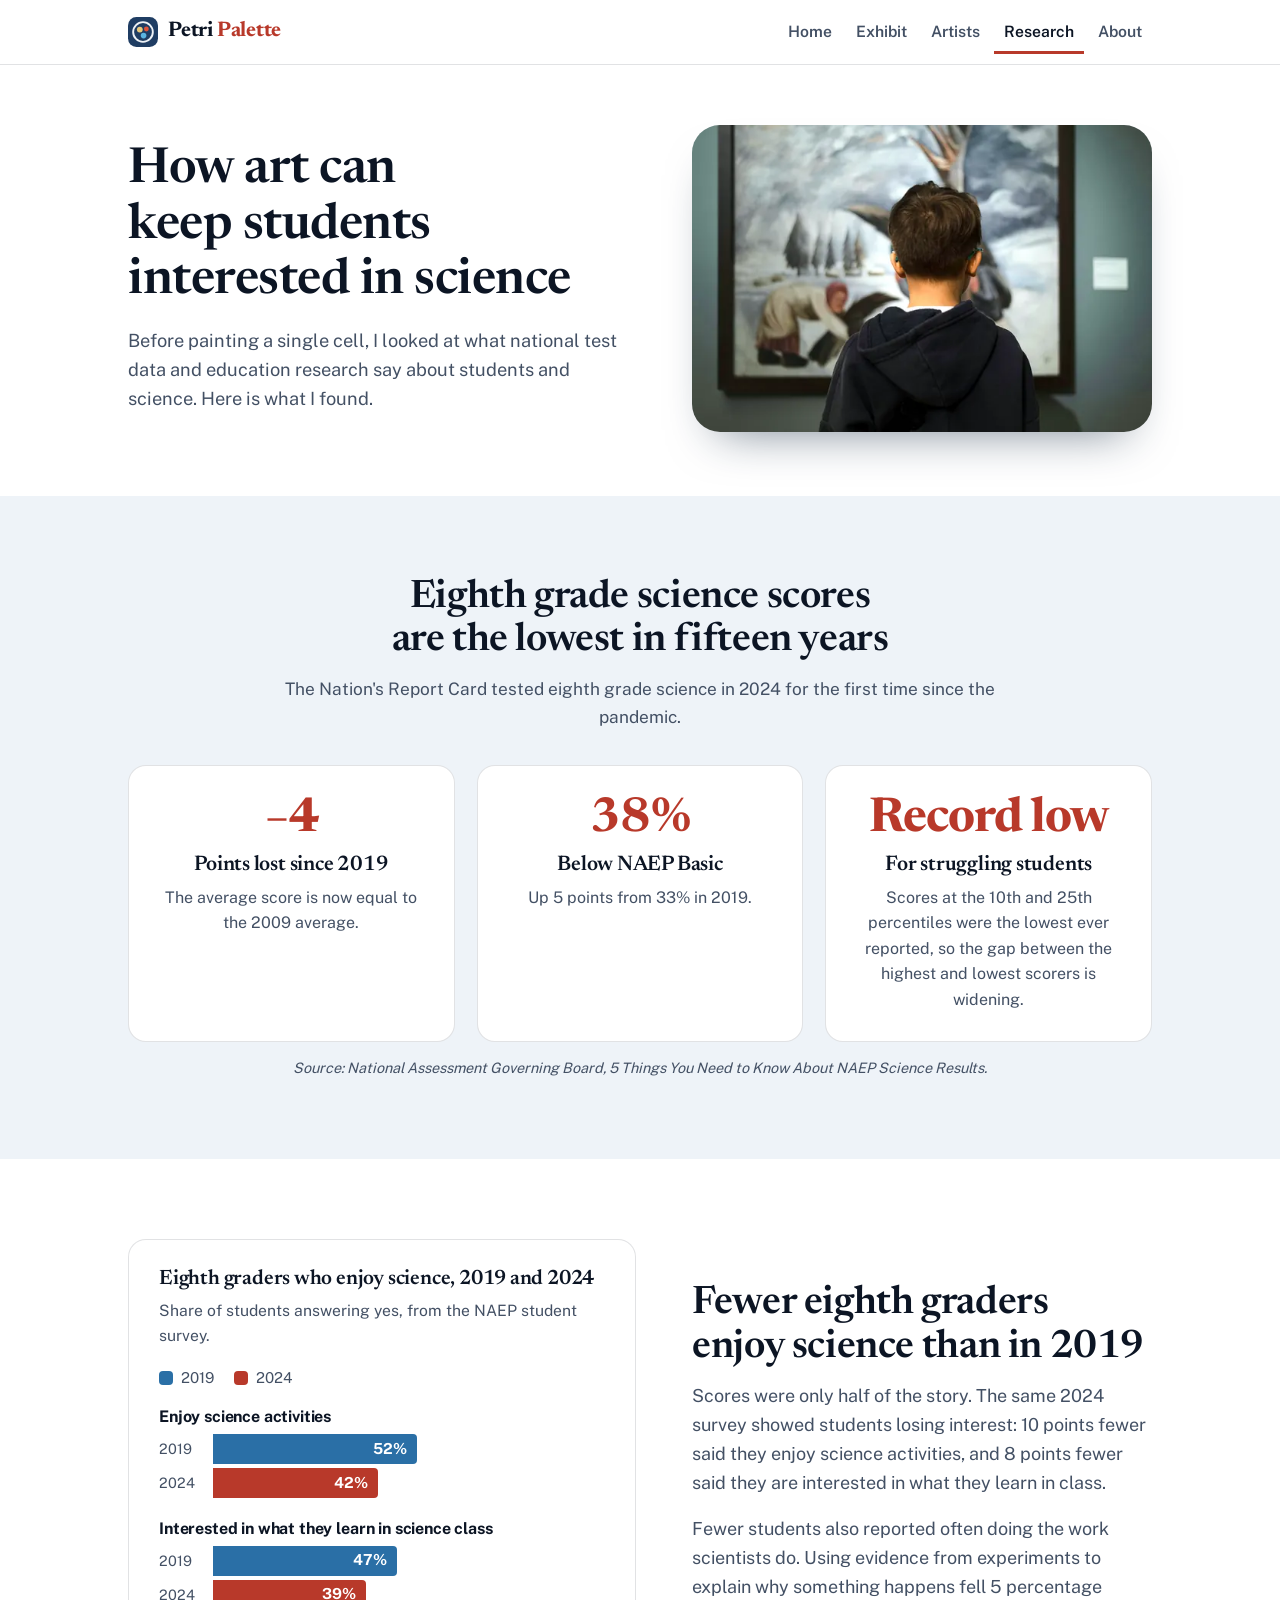
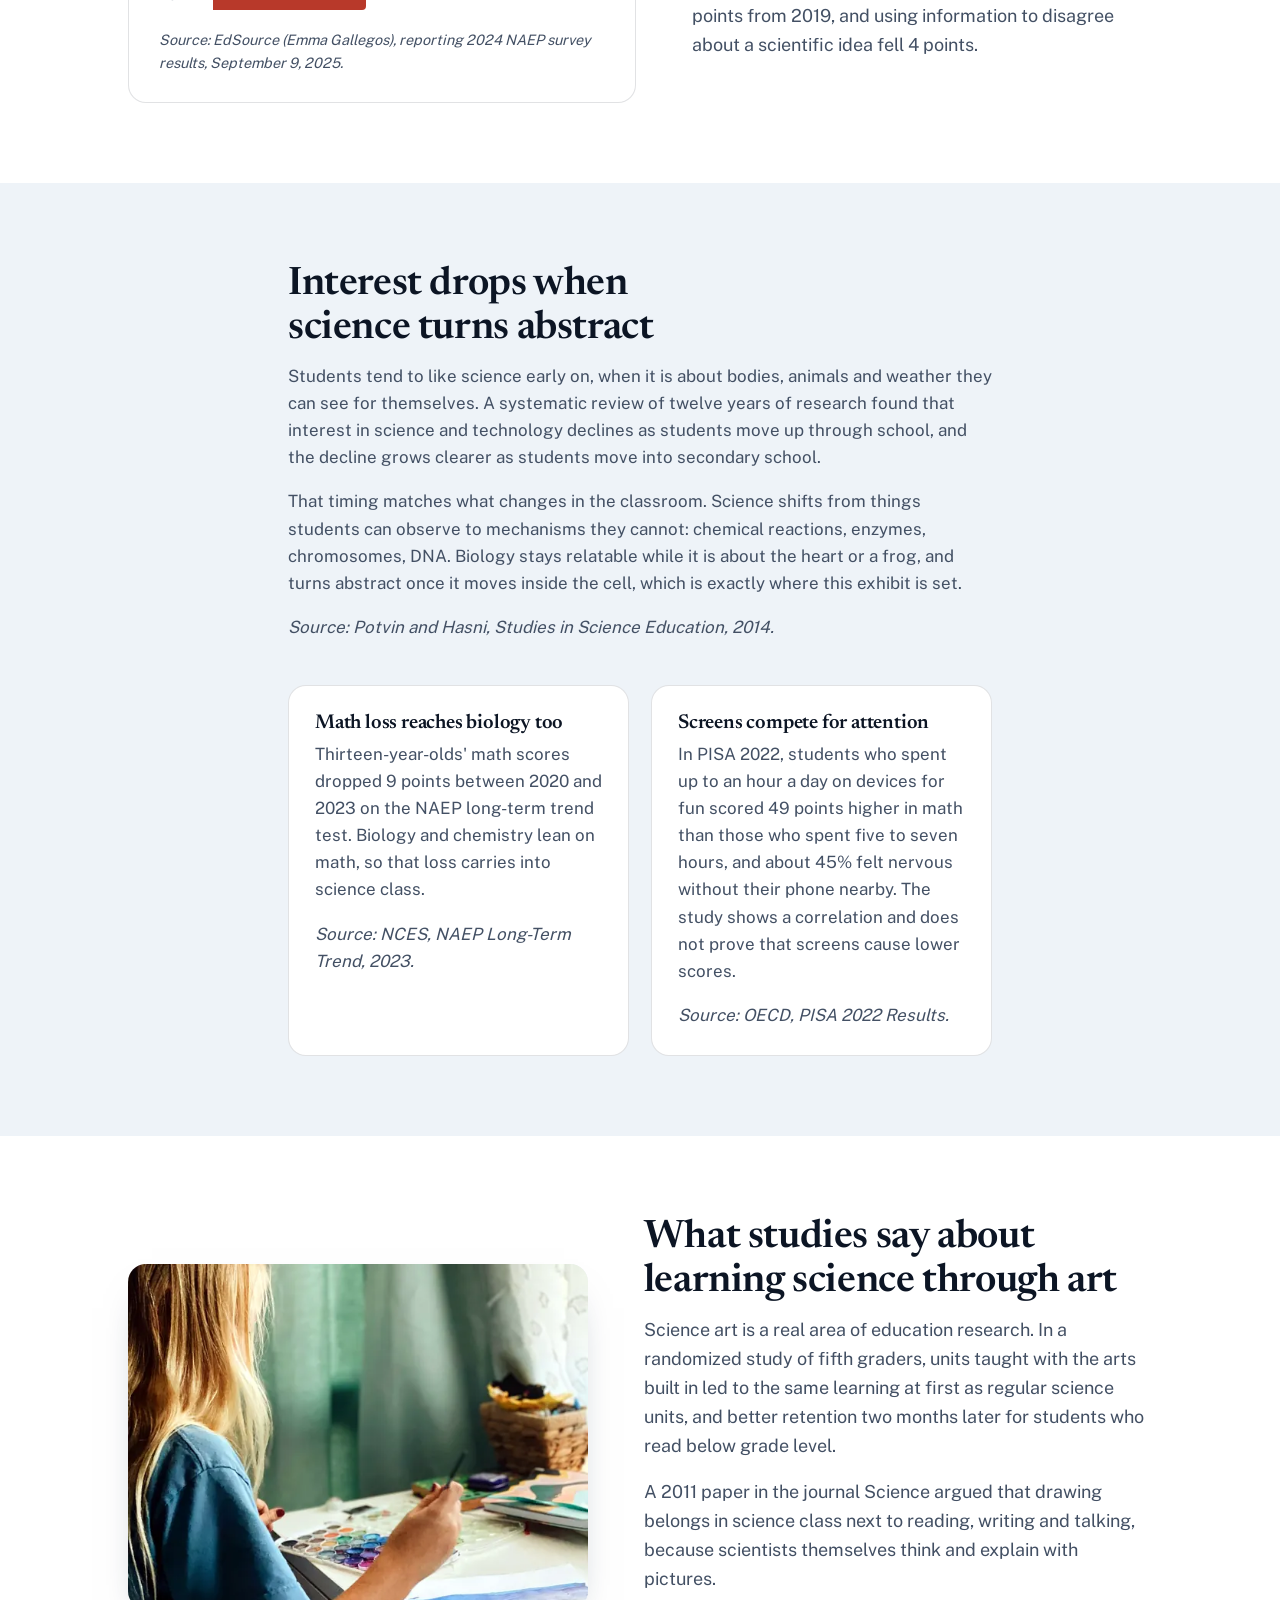
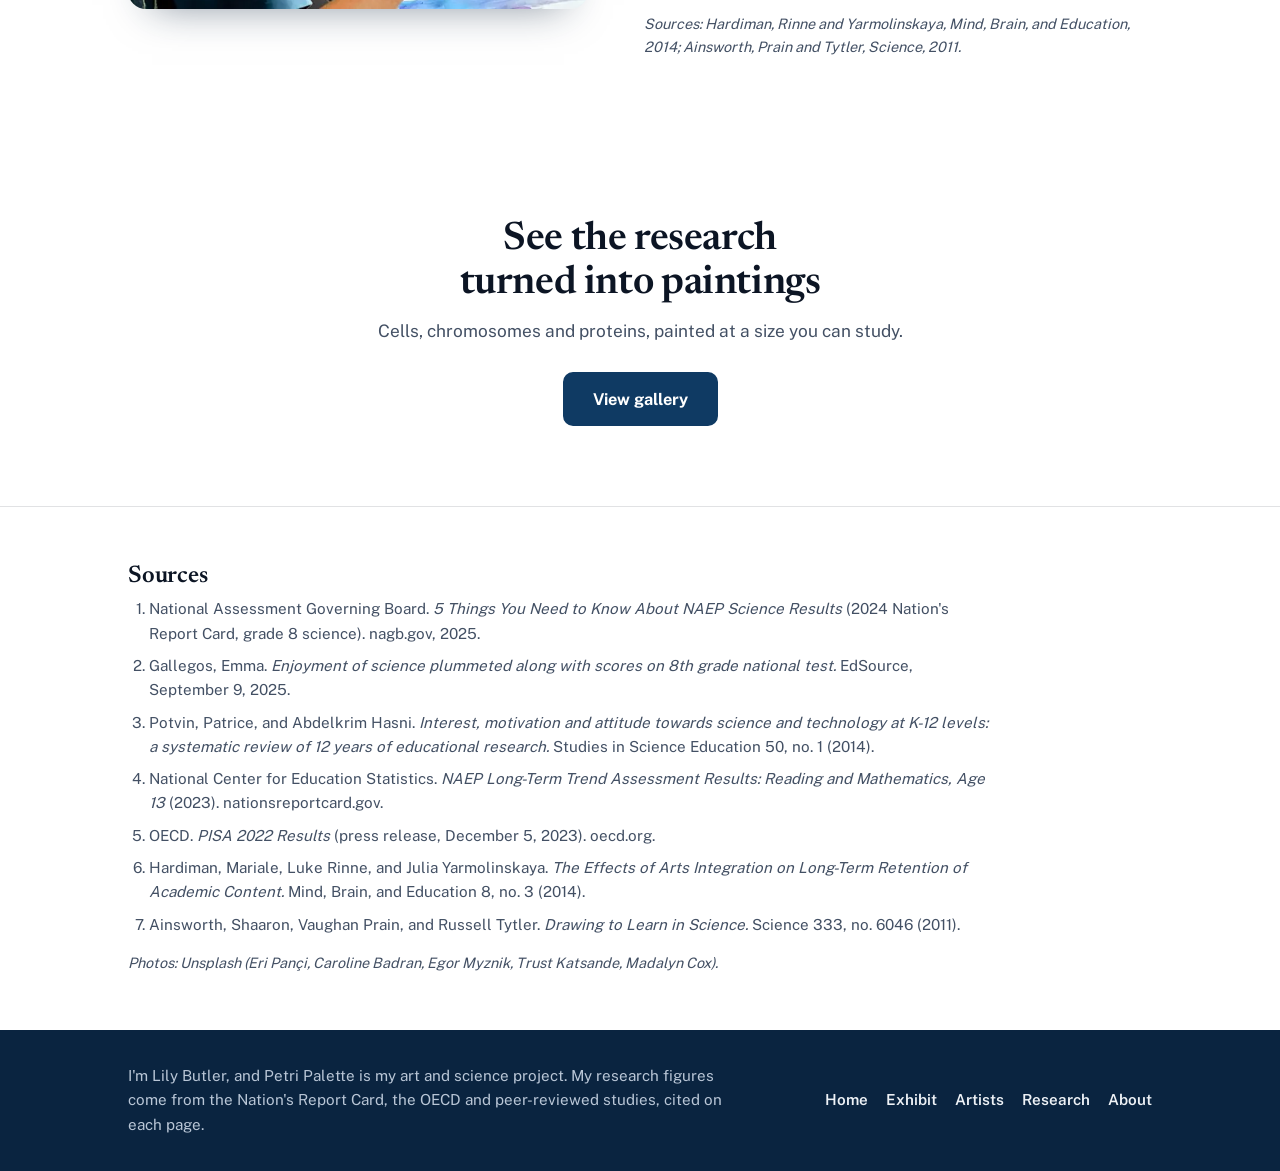
<file: research.html>
<!DOCTYPE html>
<html lang="en">
<head>
<meta charset="UTF-8">
<meta name="viewport" content="width=device-width, initial-scale=1.0">
<title>How Art Can Keep Students Interested in Science | Petri Palette</title>
<meta name="description" content="What the 2024 Nation's Report Card says about eighth grade science scores and enjoyment, why interest drops as science turns abstract, and what studies show about learning science through art and drawing.">
<meta name="robots" content="index,follow,max-image-preview:large">
<link rel="canonical" href="https://odyssey-jotun.github.io/petri-palette/research.html">
<meta name="author" content="Lily Butler">
<meta name="theme-color" content="#FFFFFF">
<meta property="og:site_name" content="Petri Palette">
<meta property="og:title" content="How Art Can Keep Students Interested in Science | Petri Palette">
<meta property="og:description" content="What the 2024 Nation's Report Card says about eighth grade science scores and enjoyment, why interest drops as science turns abstract, and what studies show about learning science through art and drawing.">
<meta property="og:type" content="website">
<meta property="og:url" content="https://odyssey-jotun.github.io/petri-palette/research.html">
<meta property="og:image" content="https://odyssey-jotun.github.io/petri-palette/images/og.jpg">
<meta property="og:image:width" content="1200">
<meta property="og:image:height" content="630">
<meta property="og:image:alt" content="Lily Butler's painting of a gold DNA double helix unzipping across a blue cloud, on a dark blue wall">
<meta name="twitter:card" content="summary_large_image">
<link rel="icon" href="favicon.svg" type="image/svg+xml">
<link rel="preload" as="image" type="image/webp" href="images/hero-boy-painting-960.webp" imagesrcset="images/hero-boy-painting-600.webp 600w, images/hero-boy-painting-800.webp 800w, images/hero-boy-painting-960.webp 960w, images/hero-boy-painting-1200.webp 1200w" imagesizes="(max-width: 860px) calc(100vw - 40px), 500px" fetchpriority="high">
<link rel="preload" href="fonts/newsreader.woff2" as="font" type="font/woff2" crossorigin>
<link rel="preload" href="fonts/public-sans.woff2" as="font" type="font/woff2" crossorigin>
<style>@font-face{font-family:'Newsreader';font-style:normal;font-weight:600 700;font-display:swap;src:url(fonts/newsreader.woff2) format('woff2')}@font-face{font-family:'Public Sans';font-style:normal;font-weight:400 700;font-display:swap;src:url(fonts/public-sans.woff2) format('woff2')}:root{--bg:#FFFFFF;--bg-alt:#EEF3F8;--card:#FFFFFF;--ink:#0C1524;--ink-soft:#435064;--primary:#0F3A63;--primary-dk:#0A2440;--red:#B8392A;--red-lt:#F9E4E0;--red-on-dark:#F4A291;--gold:#C9A23F;--gold-lt:#F5ECD4;--gold-dk:#765A10;--gold-on-dark:#E8C77A;--on-dark:#EEF2F6;--on-dark-soft:#B9C6D6;--line:rgba(12,21,36,0.12);--c2019:#2A6FA6;--c2024:#B8392A;--radius:18px;--radius-lg:28px;--wrap:1080px;--flow-tight:0.32em;--flow-block:44px;--flow-section:80px}*{box-sizing:border-box}html{scroll-behavior:smooth;scroll-padding-top:84px}@media (prefers-reduced-motion:reduce){html{scroll-behavior:auto}*{animation-duration:0.001ms !important;transition-duration:0.001ms !important}}body{margin:0;background:var(--bg);color:var(--ink);font-family:'Public Sans',ui-sans-serif,system-ui,-apple-system,'Segoe UI',sans-serif;font-size:18px;line-height:1.6;-webkit-font-smoothing:antialiased}h1,h2,h3,h4{font-family:'Newsreader',Georgia,'Times New Roman',serif;font-weight:600;line-height:1.12;margin:0 0 var(--flow-tight);color:var(--ink);letter-spacing:-0.01em}h1,h2,h3{text-wrap:balance}p{margin:0 0 1em}p:last-child{margin-bottom:0}a{color:inherit}img{max-width:100%;height:auto}.wrap{max-width:var(--wrap);margin:0 auto;padding:0 28px}.skip{position:absolute;left:-9999px;top:10px;background:var(--card);color:var(--ink);padding:12px 18px;border-radius:10px;z-index:100;text-decoration:none;font-weight:700;border:2px solid var(--primary)}.skip:focus{left:16px}a:focus-visible,button:focus-visible{outline:3px solid var(--red);outline-offset:3px;border-radius:4px}nav.site{position:sticky;top:0;z-index:20;background:rgba(255,255,255,0.94);backdrop-filter:blur(8px);border-bottom:1px solid var(--line)}nav.site .wrap{display:flex;align-items:center;justify-content:space-between;gap:4px 20px;padding-top:10px;padding-bottom:10px;flex-wrap:wrap}.wordmark{display:inline-flex;align-items:center;gap:10px;font-family:'Newsreader',Georgia,serif;font-weight:700;font-size:1.32rem;letter-spacing:-0.01em;color:var(--ink);text-decoration:none;white-space:nowrap;min-height:44px}.wordmark .mark{width:30px;height:30px;flex:none}.wordmark .last{color:var(--red)}nav.site ul{list-style:none;display:flex;align-items:center;gap:4px;margin:0;padding:0;font-size:0.98rem;font-weight:600}nav.site ul a{text-decoration:none;color:var(--ink-soft);display:inline-flex;align-items:center;min-height:44px;padding:0 10px;white-space:nowrap;transition:color 0.15s ease}nav.site ul a:hover{color:var(--primary)}nav.site ul a[aria-current="page"]{color:var(--ink);box-shadow:inset 0 -3px 0 var(--red)}.btn{display:inline-flex;align-items:center;justify-content:center;text-align:center;min-height:50px;background:var(--primary);color:#FFFFFF;text-decoration:none;font-weight:700;font-size:1.02rem;padding:12px 28px;border-radius:10px;border:2px solid var(--primary);transition:background 0.18s ease,color 0.18s ease,border-color 0.18s ease}.btn:hover{background:var(--gold-on-dark);border-color:var(--gold-on-dark);color:var(--primary-dk)}.btn.ghost{background:transparent;color:var(--primary)}.btn.ghost:hover{background:var(--primary);color:#FFFFFF;border-color:var(--primary)}.btn-row{display:flex;gap:14px;flex-wrap:wrap;align-items:center;justify-content:center;margin-top:30px}section{padding:var(--flow-section) 0}.band{background:var(--bg-alt)}.section-head{max-width:720px;margin-bottom:34px}.section-head.center{text-align:center;margin-left:auto;margin-right:auto}h2{font-size:clamp(1.8rem,3.3vw,2.45rem)}.section-head p{color:var(--ink-soft);font-size:1.08rem}.hero{padding:64px 0 80px}.hero-text{text-align:center;max-width:820px;margin:0 auto 40px}.hero h1{font-size:clamp(2.3rem,5.4vw,3.8rem)}.hero .lede{font-size:1.2rem;color:var(--ink-soft);margin:10px auto 0;max-width:40em}.hero-photo{margin:0;border-radius:var(--radius-lg);overflow:hidden;aspect-ratio:3/2;background:var(--bg-alt);box-shadow:0 24px 48px -26px rgba(19,40,64,0.6)}.hero-photo img{display:block;width:100%;height:100%;object-fit:cover}.hero-photo.wide{aspect-ratio:2.2/1}.hero-photo.wide img{object-position:center 60%}.split{display:grid;grid-template-columns:1.05fr 0.95fr;gap:56px;align-items:center}.split.flip{grid-template-columns:0.95fr 1.05fr}.page-hero{padding:60px 0 64px}.page-hero h1{font-size:clamp(2.1rem,4.4vw,3.1rem)}.page-hero .lede{font-size:1.14rem;color:var(--ink-soft);margin-top:8px;max-width:34em}.photo{margin:0;border-radius:var(--radius);overflow:hidden;aspect-ratio:4/3;background:var(--bg-alt);box-shadow:0 20px 40px -24px rgba(19,40,64,0.55)}.photo img{display:block;width:100%;height:100%;object-fit:cover}.split p{color:var(--ink-soft)}.cards{display:grid;grid-template-columns:repeat(3,1fr);gap:22px}.card{background:var(--card);border:1px solid var(--line);border-radius:var(--radius);padding:30px 26px 28px;text-align:center}.card h3{font-size:1.32rem}.card p{font-size:1rem;color:var(--ink-soft)}.card .icon{width:64px;height:64px;border-radius:18px;background:var(--bg-alt);color:var(--primary);display:flex;align-items:center;justify-content:center;margin:0 auto 18px}.card .icon svg{width:36px;height:36px}.card .num{font-family:'Newsreader',Georgia,serif;font-weight:700;font-size:clamp(2.4rem,4.2vw,3rem);line-height:1;letter-spacing:-0.02em;color:var(--red);margin:0 0 10px}.card .of{font-size:0.9rem;font-weight:700;color:var(--ink-soft);margin:12px 0 0;border-top:1px solid var(--line);padding-top:12px}.band .card .icon{background:var(--gold-lt);color:var(--gold-dk)}.punch{font-family:'Newsreader',Georgia,serif;font-weight:600;font-size:clamp(1.3rem,2.4vw,1.65rem);line-height:1.3;text-align:center;color:var(--primary);max-width:760px;margin:var(--flow-block) auto 0}.strip{list-style:none;margin:var(--flow-block) 0 0;padding:0;display:grid;grid-template-columns:repeat(3,1fr);background:var(--card);border:1px solid var(--line);border-radius:var(--radius)}.strip li{padding:24px 26px;border-left:1px solid var(--line);text-align:center}.strip li:first-child{border-left:0}.strip .n{display:block;font-family:'Newsreader',Georgia,serif;font-weight:700;font-size:2.2rem;line-height:1;color:var(--primary);margin-bottom:8px}.strip .t{font-size:0.98rem;color:var(--ink-soft);line-height:1.4;display:block}.about-text p{font-size:1.06rem}.about-text p.name-line{color:var(--ink);font-weight:700;font-size:1.12rem;margin-top:0}.steps{list-style:none;margin:0;padding:0;display:grid;grid-template-columns:repeat(3,1fr);gap:22px;counter-reset:step}.steps li{background:var(--card);border:1px solid var(--line);border-radius:var(--radius);padding:28px 26px;counter-increment:step;text-align:center}.steps li:before{content:counter(step);display:flex;align-items:center;justify-content:center;width:46px;height:46px;border-radius:50%;background:var(--primary);color:#FFFFFF;font-family:'Newsreader',Georgia,serif;font-weight:700;font-size:1.35rem;margin:0 auto 18px}.steps h3{font-size:1.3rem}.steps p{font-size:1rem;color:var(--ink-soft)}.after{background:var(--primary-dk);color:var(--on-dark)}.after h2,.after h3{color:#FFFFFF}.stakes{display:grid;grid-template-columns:1fr 1fr;gap:26px}.stake h3{font-size:1.35rem;margin-bottom:14px;text-align:center}.outcomes{list-style:none;margin:0;padding:0;display:grid;gap:12px}.outcomes li{display:grid;grid-template-columns:26px 1fr;gap:14px;align-items:start;background:rgba(255,255,255,0.06);border:1px solid rgba(238,242,246,0.16);border-radius:14px;padding:16px 18px;color:var(--on-dark);font-size:1.02rem}.outcomes svg{width:24px;height:24px;margin-top:2px;color:var(--red-on-dark)}.stake.good .outcomes svg{color:var(--gold-on-dark)}.stake.good .outcomes li{background:rgba(232,199,122,0.08);border-color:rgba(232,199,122,0.34)}.closing{text-align:center}.closing .wrap{max-width:680px}.closing p{color:var(--ink-soft);font-size:1.08rem}.closing .btn-row{margin-top:26px}.series{scroll-margin-top:90px}.series + .series{border-top:1px solid var(--line)}.series .section-head{margin-bottom:30px}.wall{display:grid;grid-template-columns:repeat(3,1fr);gap:34px 26px;align-items:start}.wall.five{grid-template-columns:repeat(6,1fr)}.wall.two{grid-template-columns:repeat(2,minmax(0,340px));justify-content:center}.wall.one{grid-template-columns:minmax(0,460px);justify-content:center}.wall.five .piece{grid-column:span 2}.wall.five .piece:nth-child(4){grid-column:2 / span 2}.piece{display:grid;gap:18px;justify-items:center}.frame{width:100%;aspect-ratio:4/5;margin:0;background:#FFFFFF;border:12px solid #15181E;border-radius:6px;box-shadow:0 18px 34px -22px rgba(19,40,64,0.7),inset 0 0 0 14px #F4F7FA;display:flex;flex-direction:column;align-items:center;justify-content:center;gap:14px;color:var(--primary);padding:22px}.frame svg{width:58%;height:auto;max-height:62%}.frame .soon{font-size:0.86rem;font-weight:600;color:var(--ink-soft);text-align:center;line-height:1.3}.frame img{width:100%;height:100%;object-fit:cover}.frame.art{padding:0;height:auto;box-shadow:0 18px 34px -22px rgba(19,40,64,0.7)}.frame.art img{display:block}.label{width:92%;background:var(--card);border:1px solid var(--line);border-radius:4px;padding:16px 18px 18px;text-align:left;box-shadow:0 6px 14px -10px rgba(24,32,43,0.45)}.label h3{font-size:1.22rem;margin-bottom:2px}.label .meta{font-size:0.86rem;color:var(--ink-soft);margin:0 0 10px;padding-bottom:10px;border-bottom:1px solid var(--line)}.label p{font-size:0.96rem;color:var(--ink-soft)}.label .see{margin-top:10px;color:var(--ink)}.chart{background:var(--card);border:1px solid var(--line);border-radius:var(--radius);padding:28px 30px;margin:0}.chart h3{font-size:1.3rem}.chart .sub{color:var(--ink-soft);font-size:0.98rem;margin-bottom:18px}.legend{list-style:none;margin:0 0 18px;padding:0;display:flex;gap:20px;flex-wrap:wrap;font-size:0.94rem;color:var(--ink-soft)}.legend li{display:flex;align-items:center;gap:8px}.legend i{width:14px;height:14px;border-radius:4px;display:inline-block}.legend i.y19,.bar.y19{background:var(--c2019)}.legend i.y24,.bar.y24{background:var(--c2024)}.bars{display:grid;gap:22px}.bars .row h4{font-family:'Public Sans',sans-serif;font-size:1rem;font-weight:700;margin-bottom:8px}.pair{display:grid;gap:4px}.barline{display:grid;grid-template-columns:44px 1fr;gap:10px;align-items:center;font-size:0.9rem;color:var(--ink-soft)}.track{position:relative;height:30px}.bar{display:flex;align-items:center;justify-content:flex-end;height:100%;border-radius:0 4px 4px 0;padding-right:10px;color:#FFFFFF;font-weight:700;font-size:0.95rem;min-width:52px}.bar:hover{filter:brightness(1.08)}.chart .cite-line{margin-top:18px}.facts{display:grid;grid-template-columns:1fr 1fr;gap:22px;margin-top:var(--flow-block)}.fact{background:var(--card);border:1px solid var(--line);border-radius:var(--radius);padding:26px}.fact h3{font-size:1.25rem}.fact p{color:var(--ink-soft);font-size:1rem}.cite-line{font-size:0.9rem;color:var(--ink-soft);font-style:italic;margin-top:14px}.prose{max-width:760px;margin:0 auto}.prose p{color:var(--ink-soft);font-size:1.06rem}.prose h2 + p{margin-top:0}.prose p + h2,.prose .facts + h2{margin-top:var(--flow-block)}.refs{padding:56px 0;border-top:1px solid var(--line)}.refs h2{font-size:1.5rem}.refs ol{max-width:860px;margin:0;padding-left:1.3rem;display:grid;gap:8px;font-size:0.95rem;color:var(--ink-soft)}footer{background:var(--primary-dk);color:var(--on-dark-soft);padding:34px 0;font-size:0.95rem}footer .wrap{display:flex;justify-content:space-between;align-items:center;flex-wrap:wrap;gap:10px 24px}footer p{margin:0;max-width:40em}footer ul{list-style:none;display:flex;flex-wrap:wrap;gap:0 18px;margin:0;padding:0;font-weight:600}footer ul a{display:inline-flex;align-items:center;min-height:44px;color:var(--on-dark);text-decoration:none}@media (max-width:900px){nav.site ul{order:3;width:100%;justify-content:space-between;gap:0;border-top:1px solid var(--line)}nav.site ul a{padding:0 4px;font-size:0.95rem}html{scroll-padding-top:130px}.wall,.wall.five,.wall.two{grid-template-columns:1fr 1fr}.wall.one{grid-template-columns:minmax(0,460px)}.wall.five .piece,.wall.five .piece:nth-child(4){grid-column:auto}}@media (min-width:560px) and (max-width:900px){nav.site ul{justify-content:flex-start;gap:18px}}@media (max-width:860px){.split,.split.flip{grid-template-columns:1fr;gap:30px}.page-hero .hero-photo{order:-1;aspect-ratio:16/10}.split.flip>.photo{order:0}.cards,.steps,.stakes,.facts{grid-template-columns:1fr}.hero-photo.wide{aspect-ratio:3/2}}@media (max-width:620px){:root{--flow-section:56px;--flow-block:34px}body{font-size:17px}.wrap{padding:0 20px}.hero{padding:36px 0 56px}.hero-text{margin-bottom:28px}.page-hero{padding:24px 0 44px}.btn-row .btn{width:100%}.strip{grid-template-columns:1fr}.strip li{border-left:0;border-top:1px solid var(--line)}.strip li:first-child{border-top:0}.wall,.wall.five,.wall.two{grid-template-columns:1fr;gap:40px}.frame{max-width:340px}.frame:not(.art){aspect-ratio:1/1}.chart{padding:22px 18px}.wordmark{font-size:1.2rem}}a.card{text-decoration:none;color:inherit;transition:border-color 0.15s ease}a.card:hover{border-color:var(--red)}a.card:hover h3{color:var(--primary)}.about-art{max-width:400px;justify-self:center}.label .credit{font-size:0.82rem;font-style:italic;color:var(--ink-soft);margin-top:10px;padding-top:10px;border-top:1px solid var(--line)}.card .where{font-size:0.92rem;font-weight:700;color:var(--red);margin:0 0 10px}.portrait{aspect-ratio:4/5;max-width:440px;width:100%;justify-self:center}.photo.portrait,.hero-photo.portrait{aspect-ratio:4/5}.portrait img{object-position:center 30%}@media (max-width:860px){.page-hero .hero-photo.portrait{aspect-ratio:1/1;max-width:400px;margin:0 auto}.split>.photo.portrait{order:-1;max-width:400px;margin:0 auto}}.studio-hero{background:var(--primary-dk);color:var(--on-dark);padding:64px 0 72px;overflow:hidden}.studio{display:grid;grid-template-columns:0.92fr 1.08fr;gap:48px;align-items:center}.studio-text{position:relative;z-index:1}.studio-hero h1{color:#FFFFFF;font-size:clamp(2.2rem,4.6vw,3.4rem)}.studio-hero .lede{color:var(--on-dark-soft);font-size:1.14rem;margin-top:10px;max-width:32em}.studio-art{position:relative;padding:0 0 40px}.canvas{margin:0 auto;width:min(100%,470px);aspect-ratio:711/890;border-radius:4px;overflow:hidden;box-shadow:0 0 0 1px rgba(238,242,246,0.12),0 36px 70px -24px rgba(0,0,0,0.85)}.canvas img{display:block;width:100%;height:100%;object-fit:cover}.studio-card{position:absolute;right:max(0px,calc(50% - 290px));bottom:0;margin:0;background:#FFFFFF;color:var(--ink);border-radius:4px;padding:10px 14px;font-size:0.86rem;line-height:1.35;max-width:220px;box-shadow:0 10px 22px -12px rgba(0,0,0,0.7)}.studio-card strong{display:block;font-family:'Newsreader',Georgia,serif;font-size:1.05rem;font-weight:600}.studio-card span{color:var(--ink-soft)}.studio-hero .strip{margin-top:56px}.btn.light{background:#FFFFFF;border-color:#FFFFFF;color:var(--primary-dk)}.btn.light:hover{background:#E8C77A;border-color:#E8C77A;color:var(--primary-dk)}@media (prefers-reduced-motion:no-preference){.studio-card{animation:studio-rise 0.7s cubic-bezier(.2,.7,.2,1) 0.2s both}}@keyframes studio-rise{from{opacity:0;transform:translateY(28px)}to{opacity:1;transform:none}}@keyframes studio-fade{from{opacity:0}to{opacity:1}}@media (max-width:860px){.studio{grid-template-columns:1fr;gap:34px}.studio-art{order:-1;padding:0 0 36px}.canvas{width:84%}.studio-card{max-width:170px;padding:8px 11px;font-size:0.8rem}.studio-hero{padding:32px 0 56px}.studio-hero .strip{margin-top:40px}}.frame{position:relative}.frame::after{content:"";position:absolute;inset:0;box-shadow:inset 0 0 0 2px var(--gold);pointer-events:none}.canvas{position:relative}.canvas::after{content:"";position:absolute;inset:0;box-shadow:inset 0 0 0 2px var(--gold);pointer-events:none}.after .stake h3,.studio-card strong{color:inherit}footer ul a:hover{color:var(--gold-on-dark)}.cards.two{grid-template-columns:repeat(2,minmax(0,360px));justify-content:center}@media (max-width:860px){.cards.two{grid-template-columns:1fr}}.hero2{display:grid;grid-template-columns:0.9fr 1.1fr;gap:56px;align-items:center}.hero2-text{position:relative;z-index:1}.hero2-text h1{color:#FFFFFF;font-size:clamp(2.3rem,4.4vw,3.5rem)}.diptych{display:grid;grid-template-columns:1fr 1fr;gap:14px}.trip-photo{margin:0;aspect-ratio:4/5;border-radius:var(--radius);overflow:hidden;box-shadow:0 30px 60px -24px rgba(0,0,0,0.8)}.trip-photo img{display:block;width:100%;height:100%;object-fit:cover;object-position:center 25%}.diptych .canvas{width:100%;margin:0}@media (max-width:860px){.hero2{grid-template-columns:1fr;gap:26px}.diptych{order:-1;gap:10px}}.film-sec{padding:72px 0 var(--flow-section)}.film-sec .section-head{max-width:900px}.film{position:relative;max-width:960px;margin:0 auto;aspect-ratio:16/9;background:var(--primary-dk);border:12px solid #15181E;border-radius:6px;box-shadow:0 30px 60px -30px rgba(19,40,64,0.75)}.film::after{content:"";position:absolute;inset:0;box-shadow:inset 0 0 0 2px var(--gold);pointer-events:none}.film video{display:block;width:100%;height:100%;object-fit:cover}.film-play{position:absolute;inset:0;margin:auto;width:88px;height:88px;border:0;border-radius:50%;background:rgba(10,36,64,0.9);color:#FFFFFF;display:grid;place-items:center;cursor:pointer;box-shadow:0 14px 30px -12px rgba(0,0,0,0.7);transition:background 0.18s ease,color 0.18s ease,transform 0.18s ease}.film-play[hidden]{display:none}.film-play:hover,.film-play:focus-visible{background:var(--gold-on-dark);color:var(--primary-dk);transform:scale(1.05)}.film-play svg{width:36px;height:36px;margin-left:5px}.film.playing .film-play{display:none}@media (max-width:620px){.film-sec{padding:44px 0 56px}.film{border-width:7px}.film-play{width:68px;height:68px}.film-play svg{width:28px;height:28px}}</style>
<script type="application/ld+json">{"@context":"https://schema.org","@graph":[{"@type":"WebSite","@id":"https://odyssey-jotun.github.io/petri-palette/#site","url":"https://odyssey-jotun.github.io/petri-palette/","name":"Petri Palette","description":"Paintings of cells, mitosis and protein synthesis that make biology easier to picture, with the research behind the project.","author":{"@id":"https://odyssey-jotun.github.io/petri-palette/#lily"},"inLanguage":"en-US"},{"@type":"Person","@id":"https://odyssey-jotun.github.io/petri-palette/#lily","name":"Lily Butler","description":"High school senior, painter and student researcher who created Petri Palette, an art exhibit of cells, mitosis and protein synthesis.","url":"https://odyssey-jotun.github.io/petri-palette/#about"},{"@type":"Article","@id":"https://odyssey-jotun.github.io/petri-palette/research.html#page","url":"https://odyssey-jotun.github.io/petri-palette/research.html","name":"How Art Can Keep Students Interested in Science | Petri Palette","headline":"How Art Can Keep Students Interested in Science | Petri Palette","description":"What the 2024 Nation's Report Card says about eighth grade science scores and enjoyment, why interest drops as science turns abstract, and what studies show about learning science through art and drawing.","isPartOf":{"@id":"https://odyssey-jotun.github.io/petri-palette/#site"},"author":{"@id":"https://odyssey-jotun.github.io/petri-palette/#lily"},"inLanguage":"en-US","datePublished":"2026-11-23","dateModified":"2026-11-23","image":"https://odyssey-jotun.github.io/petri-palette/images/og.jpg","about":"Student engagement in science education"},{"@type":"BreadcrumbList","itemListElement":[{"@type":"ListItem","position":1,"name":"Home","item":"https://odyssey-jotun.github.io/petri-palette/"},{"@type":"ListItem","position":2,"name":"The Research","item":"https://odyssey-jotun.github.io/petri-palette/research.html"}]}]}</script>
</head>
<body>

<a class="skip" href="#main">Skip to content</a>
<nav class="site" aria-label="Primary">
  <div class="wrap">
    <a class="wordmark" href="index.html"><svg class="mark" viewBox="0 0 32 32" aria-hidden="true"><rect width="32" height="32" rx="9" fill="#1F3D63"/><circle cx="16" cy="16" r="10.5" fill="none" stroke="#EEF2F6" stroke-width="2"/><circle cx="12.6" cy="13.4" r="3.1" fill="#E8C77A"/><circle cx="19.6" cy="12.8" r="2.6" fill="#E0533A"/><circle cx="16.6" cy="19.8" r="3" fill="#5BB4E0"/></svg><span>Petri <span class="last">Palette</span></span></a>
    <ul>
      <li><a href="index.html">Home</a></li>
      <li><a href="exhibit.html">Exhibit</a></li>
      <li><a href="artists.html">Artists</a></li>
      <li><a href="research.html" aria-current="page">Research</a></li>
      <li><a href="about.html">About</a></li>
    </ul>
  </div>
</nav>

<main id="main">

<header class="page-hero">
  <div class="wrap split">
    <div>
      <h1>How art can keep students interested in science</h1>
      <p class="lede">Before painting a single cell, I looked at what national test data and education research say about students and science. Here is what I found.</p>
    </div>
    <figure class="hero-photo"><img src="images/hero-boy-painting-960.webp" srcset="images/hero-boy-painting-600.webp 600w, images/hero-boy-painting-800.webp 800w, images/hero-boy-painting-960.webp 960w, images/hero-boy-painting-1200.webp 1200w" sizes="(max-width: 860px) calc(100vw - 40px), 500px" width="1200" height="800" alt="A boy in a dark hoodie standing close to a large painting in a museum" fetchpriority="high" decoding="async"></figure>
  </div>
</header>

<section id="scores" class="band">
  <div class="wrap">
    <div class="section-head center">
      <h2>Eighth grade science scores are the lowest in fifteen years</h2>
      <p>The Nation's Report Card tested eighth grade science in 2024 for the first time since the pandemic.</p>
    </div>
    <div class="cards">
      <div class="card">
        <p class="num">&minus;4</p>
        <h3>Points lost since 2019</h3>
        <p>The average score is now equal to the 2009 average.</p>
      </div>
      <div class="card">
        <p class="num">38%</p>
        <h3>Below NAEP Basic</h3>
        <p>Up 5 points from 33% in 2019.</p>
      </div>
      <div class="card">
        <p class="num">Record low</p>
        <h3>For struggling students</h3>
        <p>Scores at the 10th and 25th percentiles were the lowest ever reported, so the gap between the highest and lowest scorers is widening.</p>
      </div>
    </div>
    <p class="cite-line" style="text-align:center">Source: National Assessment Governing Board, 5 Things You Need to Know About NAEP Science Results.</p>
  </div>
</section>

<section id="enjoyment">
  <div class="wrap split">
    <figure class="chart">
      <h3>Eighth graders who enjoy science, 2019 and 2024</h3>
      <p class="sub">Share of students answering yes, from the NAEP student survey.</p>
      <ul class="legend"><li><i class="y19"></i>2019</li><li><i class="y24"></i>2024</li></ul>
      <div class="bars">
        <div class="row">
          <h4>Enjoy science activities</h4>
          <div class="pair">
            <div class="barline"><span>2019</span><div class="track"><span class="bar y19" style="width:52%" title="2019: 52%">52%</span></div></div>
            <div class="barline"><span>2024</span><div class="track"><span class="bar y24" style="width:42%" title="2024: 42%">42%</span></div></div>
          </div>
        </div>
        <div class="row">
          <h4>Interested in what they learn in science class</h4>
          <div class="pair">
            <div class="barline"><span>2019</span><div class="track"><span class="bar y19" style="width:47%" title="2019: 47%">47%</span></div></div>
            <div class="barline"><span>2024</span><div class="track"><span class="bar y24" style="width:39%" title="2024: 39%">39%</span></div></div>
          </div>
        </div>
      </div>
      <p class="cite-line">Source: EdSource (Emma Gallegos), reporting 2024 NAEP survey results, September 9, 2025.</p>
    </figure>
    <div>
      <h2>Fewer eighth graders enjoy science than in 2019</h2>
      <p>Scores were only half of the story. The same 2024 survey showed students losing interest: 10 points fewer said they enjoy science activities, and 8 points fewer said they are interested in what they learn in class.</p>
      <p>Fewer students also reported often doing the work scientists do. Using evidence from experiments to explain why something happens fell 5 percentage points from 2019, and using information to disagree about a scientific idea fell 4 points.</p>
    </div>
  </div>
</section>

<section id="abstract" class="band">
  <div class="wrap prose">
    <h2>Interest drops when science turns abstract</h2>
    <p>Students tend to like science early on, when it is about bodies, animals and weather they can see for themselves. A systematic review of twelve years of research found that interest in science and technology declines as students move up through school, and the decline grows clearer as students move into secondary school.</p>
    <p>That timing matches what changes in the classroom. Science shifts from things students can observe to mechanisms they cannot: chemical reactions, enzymes, chromosomes, DNA. Biology stays relatable while it is about the heart or a frog, and turns abstract once it moves inside the cell, which is exactly where this exhibit is set.</p>
    <p class="cite-line">Source: Potvin and Hasni, Studies in Science Education, 2014.</p>
    <div class="facts">
      <div class="fact">
        <h3>Math loss reaches biology too</h3>
        <p>Thirteen-year-olds' math scores dropped 9 points between 2020 and 2023 on the NAEP long-term trend test. Biology and chemistry lean on math, so that loss carries into science class.</p>
        <p class="cite-line">Source: NCES, NAEP Long-Term Trend, 2023.</p>
      </div>
      <div class="fact">
        <h3>Screens compete for attention</h3>
        <p>In PISA 2022, students who spent up to an hour a day on devices for fun scored 49 points higher in math than those who spent five to seven hours, and about 45% felt nervous without their phone nearby. The study shows a correlation and does not prove that screens cause lower scores.</p>
        <p class="cite-line">Source: OECD, PISA 2022 Results.</p>
      </div>
    </div>
  </div>
</section>

<section id="art">
  <div class="wrap split flip">
    <figure class="photo"><img src="images/watercolor-900.webp" srcset="images/watercolor-600.webp 600w, images/watercolor-900.webp 900w" sizes="(max-width: 860px) calc(100vw - 40px), 520px" width="900" height="675" alt="A young student painting with watercolors at a table by a window" loading="lazy" decoding="async"></figure>
    <div>
      <h2>What studies say about learning science through art</h2>
      <p>Science art is a real area of education research. In a randomized study of fifth graders, units taught with the arts built in led to the same learning at first as regular science units, and better retention two months later for students who read below grade level.</p>
      <p>A 2011 paper in the journal Science argued that drawing belongs in science class next to reading, writing and talking, because scientists themselves think and explain with pictures.</p>
      <p class="cite-line">Sources: Hardiman, Rinne and Yarmolinskaya, Mind, Brain, and Education, 2014; Ainsworth, Prain and Tytler, Science, 2011.</p>
    </div>
  </div>
</section>

<section class="closing">
  <div class="wrap">
    <h2>See the research turned into paintings</h2>
    <p>Cells, chromosomes and proteins, painted at a size you can study.</p>
    <div class="btn-row"><a href="exhibit.html" class="btn">View gallery</a></div>
  </div>
</section>

<section class="refs" id="sources">
  <div class="wrap">
    <h2>Sources</h2>
    <ol>
      <li>National Assessment Governing Board. <em>5 Things You Need to Know About NAEP Science Results</em> (2024 Nation's Report Card, grade 8 science). nagb.gov, 2025.</li>
      <li>Gallegos, Emma. <em>Enjoyment of science plummeted along with scores on 8th grade national test.</em> EdSource, September 9, 2025.</li>
      <li>Potvin, Patrice, and Abdelkrim Hasni. <em>Interest, motivation and attitude towards science and technology at K-12 levels: a systematic review of 12 years of educational research.</em> Studies in Science Education 50, no. 1 (2014).</li>
      <li>National Center for Education Statistics. <em>NAEP Long-Term Trend Assessment Results: Reading and Mathematics, Age 13</em> (2023). nationsreportcard.gov.</li>
      <li>OECD. <em>PISA 2022 Results</em> (press release, December 5, 2023). oecd.org.</li>
      <li>Hardiman, Mariale, Luke Rinne, and Julia Yarmolinskaya. <em>The Effects of Arts Integration on Long-Term Retention of Academic Content.</em> Mind, Brain, and Education 8, no. 3 (2014).</li>
      <li>Ainsworth, Shaaron, Vaughan Prain, and Russell Tytler. <em>Drawing to Learn in Science.</em> Science 333, no. 6046 (2011).</li>
    </ol>
    <p class="cite-line">Photos: Unsplash (Eri Pan&ccedil;i, Caroline Badran, Egor Myznik, Trust Katsande, Madalyn Cox).</p>
  </div>
</section>

</main>

<footer>
  <div class="wrap">
    <p>I'm Lily Butler, and Petri Palette is my art and science project. My research figures come from the Nation's Report Card, the OECD and peer-reviewed studies, cited on each page.</p>
    <ul>
      <li><a href="index.html">Home</a></li>
      <li><a href="exhibit.html">Exhibit</a></li>
      <li><a href="artists.html">Artists</a></li>
      <li><a href="research.html">Research</a></li>
      <li><a href="about.html">About</a></li>
    </ul>
  </div>
</footer>

</body>
</html>
</file>
